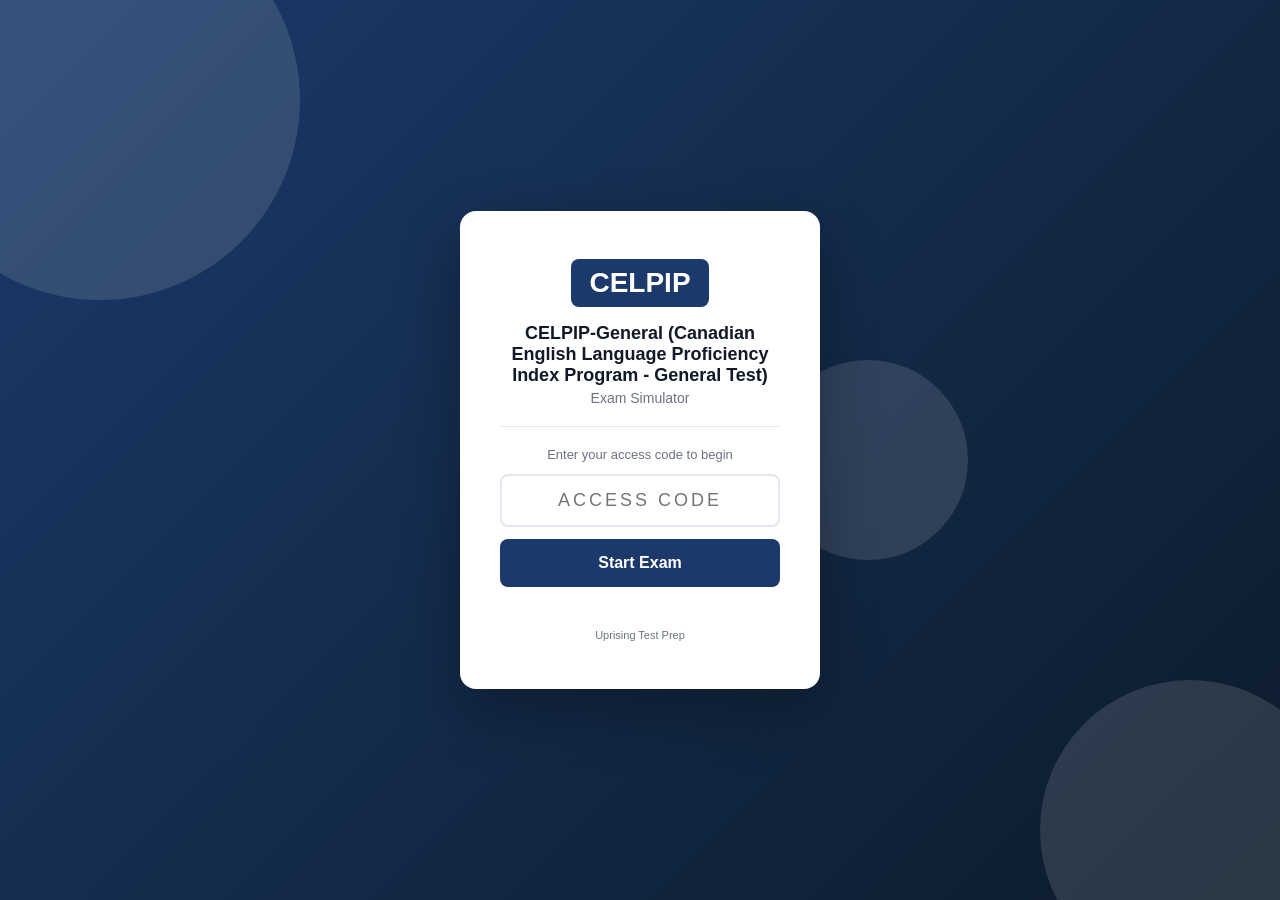
<file: index.html>
<!DOCTYPE html>
<html lang="en">
<head>
  <meta charset="UTF-8" />
  <meta name="viewport" content="width=device-width, initial-scale=1.0, viewport-fit=cover" />
  <meta name="apple-mobile-web-app-capable" content="yes" />
  <meta name="apple-mobile-web-app-status-bar-style" content="black-translucent" />
  <title>CELPIP-General Exam Simulator</title>
  <link rel="stylesheet" href="style.css" />
</head>
<body>

<div id="access-gate">
  <div class="gate-bg-shapes">
    <div class="shape shape-1"></div>
    <div class="shape shape-2"></div>
    <div class="shape shape-3"></div>
  </div>
  <div class="gate-card">
    <div class="gate-logo">
      <div class="logo-badge">CELPIP</div>
    </div>
    <h1 class="gate-title">CELPIP-General (Canadian English Language Proficiency Index Program - General Test)</h1>
    <p class="gate-subtitle">Exam Simulator</p>
    <div class="gate-divider"></div>
    <p class="gate-instruction">Enter your access code to begin</p>
    <input type="text" id="access-code-input" class="gate-input"
           placeholder="Access Code" autocomplete="off"
           maxlength="20" spellcheck="false" />
    <button id="access-btn" class="gate-btn">Start Exam</button>
    <p id="access-error" class="gate-error"></p>
    <p class="gate-hint">Uprising Test Prep</p>
  </div>
</div>

<div id="mode-select" style="display:none">
  <div class="mode-wrap">
    <div class="mode-header">
      <div class="logo-badge">CELPIP</div>
      <h1 class="mode-title">Choose a Practice Mode</h1>
    </div>
    <div class="mode-cards">
      <button class="mode-card" id="mode-listening">
        <div class="mode-card-title">Listening Test</div>
        <div class="mode-card-desc">Three real 38-question, six-part Listening sittings, drawn from all 114 Listening questions in this book. Each item plays out loud, once, exactly like the real computer-delivered test.</div>
      </button>
      <button class="mode-card" id="mode-reading">
        <div class="mode-card-title">Reading Test</div>
        <div class="mode-card-desc">Three real 38-question, four-part Reading sittings, drawn from all 114 Reading questions in this book, with letters, notices and diagrams, self-paced under a real countdown clock.</div>
      </button>
      <button class="mode-card" id="mode-writing">
        <div class="mode-card-title">Writing Practice</div>
        <div class="mode-card-desc">Write a real email or a real survey response under the real time limit, then compare your own answer against a model response.</div>
      </button>
      <button class="mode-card" id="mode-speaking">
        <div class="mode-card-title">Speaking Rehearsal</div>
        <div class="mode-card-desc">Practice all 8 real Speaking tasks with the exact prep-time and response-time countdown clocks, then compare your answer to a strong model response.</div>
      </button>
    </div>
    <p class="mode-disclaimer">Writing Practice and Speaking Rehearsal let you compare your own work against a model answer. They cannot score your writing or speech, only the real CELPIP-General test does that.</p>
  </div>
</div>

<div id="test-picker" style="display:none">
  <div class="mode-wrap">
    <div class="mode-header mode-header-has-back">
      <button class="back-link" id="test-picker-back">&#8592; Back</button>
      <h1 class="mode-title" id="test-picker-title">Choose a Practice Test</h1>
    </div>
    <p class="mode-picker-desc" id="test-picker-desc"></p>
    <div class="mode-cards" id="test-picker-cards"></div>
  </div>
</div>

<div id="speaking-menu" style="display:none">
  <div class="mode-wrap">
    <div class="mode-header mode-header-has-back">
      <button class="back-link" id="speaking-menu-back">&#8592; Back</button>
      <h1 class="mode-title">Speaking Task Rehearsal</h1>
    </div>
    <div id="speaking-task-list" class="station-list"></div>
  </div>
</div>

<div id="speaking-play" style="display:none">
  <header class="top-bar">
    <div class="bar-left">
      <button class="back-link back-link-bar" id="speaking-back">&#8592; Back</button>
      <span class="bar-title" id="speaking-title-bar"></span>
    </div>
    <div class="bar-right">
      <span class="bar-timer" id="speaking-timer-display">--:--</span>
    </div>
  </header>
  <main class="station-main">
    <p class="station-section-label" id="speaking-phase-label">Preparation</p>
    <p class="station-instructions" id="speaking-instructions"></p>
    <div id="speaking-image-wrap" style="display:none; margin-bottom:14px;"></div>
    <p class="q-text" id="speaking-prompt-text"></p>
    <div class="station-controls">
      <button class="nav-btn nav-btn-next station-submit-btn" id="speaking-start-btn">Start Prep Timer</button>
      <button class="nav-btn" id="speaking-skip-btn">Skip to Speaking</button>
    </div>
    <div id="speaking-model-wrap" style="display:none">
      <div class="explanation-box" style="margin-top:20px">
        <div class="explanation-label">Model Answer</div>
        <p id="speaking-model-answer" class="explanation-text"></p>
      </div>
      <div class="explanation-box" style="margin-top:12px; border-left-color:#0A7E8C; background:#E6F7F8">
        <div class="explanation-label" style="color:#0A7E8C">Tips</div>
        <p id="speaking-tips" class="explanation-text"></p>
      </div>
      <button class="nav-btn nav-btn-next station-submit-btn" id="speaking-next-btn" style="margin-top:14px">Next Prompt &#8594;</button>
    </div>
  </main>
</div>

<div id="writing-menu" style="display:none">
  <div class="mode-wrap">
    <div class="mode-header mode-header-has-back">
      <button class="back-link" id="writing-menu-back">&#8592; Back</button>
      <h1 class="mode-title">Writing Practice</h1>
    </div>
    <div id="writing-task-list" class="station-list"></div>
  </div>
</div>

<div id="writing-play" style="display:none">
  <header class="top-bar">
    <div class="bar-left">
      <button class="back-link back-link-bar" id="writing-back">&#8592; Back</button>
      <span class="bar-title" id="writing-title-bar"></span>
    </div>
    <div class="bar-right">
      <span class="bar-timer" id="writing-timer-display">--:--</span>
    </div>
  </header>
  <main class="station-main writing-main">
    <p class="station-instructions" id="writing-instructions"></p>
    <div class="writing-prompt-box" id="writing-prompt-box"></div>
    <textarea id="writing-textarea" class="writing-textarea"
              placeholder="Start typing your response here once you tap Start Timer."></textarea>
    <div class="writing-counter-row">
      <span id="writing-word-count" class="writing-word-count">0 words</span>
      <span id="writing-word-target" class="writing-word-target"></span>
    </div>
    <div class="station-controls">
      <button class="nav-btn nav-btn-next station-submit-btn" id="writing-start-btn">Start Timer</button>
      <button class="nav-btn" id="writing-finish-btn" style="display:none">Finish</button>
    </div>
    <div id="writing-compare-wrap" style="display:none">
      <div class="explanation-box" style="margin-top:20px">
        <div class="explanation-label">Your Response</div>
        <p id="writing-your-response" class="explanation-text writing-preserve"></p>
      </div>
      <div class="explanation-box" style="margin-top:12px; border-left-color:#0A7E8C; background:#E6F7F8">
        <div class="explanation-label" style="color:#0A7E8C">Model Answer</div>
        <p id="writing-model-answer" class="explanation-text writing-preserve"></p>
      </div>
      <div class="explanation-box" style="margin-top:12px; border-left-color:#C05A10; background:#FEF3EC">
        <div class="explanation-label" style="color:#C05A10">Tips</div>
        <p id="writing-tips" class="explanation-text"></p>
      </div>
      <button class="nav-btn nav-btn-next station-submit-btn" id="writing-next-btn" style="margin-top:14px">Choose Another Task</button>
    </div>
  </main>
</div>

<div id="app" style="display:none">
  <header class="top-bar">
    <div class="bar-left">
      <button class="back-link back-link-bar" id="mcq-back">&#8592; Back</button>
      <span class="bar-logo">CELPIP</span>
      <span class="bar-title" id="mcq-mode-title">Exam Simulator</span>
    </div>
    <div class="bar-right">
      <span class="bar-timer" id="timer-display">--:--</span>
      <button class="bar-btn" id="flag-btn">Flag</button>
      <button class="bar-btn bar-btn-primary" id="submit-btn">
        <span class="btn-full">Submit Exam</span>
        <span class="btn-short">Submit</span>
      </button>
    </div>
  </header>

  <div class="progress-strip">
    <div class="progress-bar" id="progress-bar"></div>
  </div>

  <main class="exam-main">
    <div class="question-panel">
      <div class="q-meta">
        <span id="q-counter"></span>
        <span id="q-domain" class="q-domain-tag"></span>
        <span id="q-flag-indicator" class="flag-chip" style="display:none">Flagged</span>
      </div>
      <!-- Shared text for a linked cluster: a Reading passage (a letter or a
           pair of emails) or a Reading exhibit (a schedule, notice or table).
           It sits ABOVE the stem, which is the one thing that legitimately
           precedes it, and repeats on every question in the cluster so
           nobody has to page backwards to reread it. Listening never sets
           this, since Listening has no clusters. -->
      <div id="q-cluster-wrap" class="cluster-wrap" style="display:none"></div>
      <!-- Listening audio: the real test plays the conversation ONCE, no
           pausing, no replaying. The transcript text stays hidden during the
           live question so nobody can just read the answer instead of
           listening; it only appears afterward, in Review mode, for study. -->
      <div id="q-audio-wrap" class="audio-wrap" style="display:none">
        <button id="play-audio-btn" class="audio-play-btn">&#9658; Play Audio</button>
        <span id="audio-status" class="audio-status">Not played yet</span>
      </div>
      <div id="q-transcript-wrap" class="transcript-wrap" style="display:none"></div>
      <!-- A Reading Part 2 exhibit question also names a specific person's
           situation for this exact question (the shared exhibit table stays
           the same across the cluster, but who needs what changes on every
           question). It sits above the stem too, right after the shared
           table, never referenced by direction. -->
      <div id="q-scenario-wrap" class="scenario-wrap" style="display:none"></div>
      <p id="question-text" class="q-text"></p>
      <!-- The picture sits BELOW the question text so the simulator matches
           the printed book exactly: stem, then picture, then options. They
           used to disagree (book put the picture under the stem, simulator put
           it above), so no single wording could be true in both places, and
           184 of MLPAO's 185 image questions said "shown above" while the
           book printed the picture below the sentence. Write stems with
           neutral wording ("the strip shown", "the diagram shows") and this
           whole class of bug cannot come back. -->
      <div id="q-image-wrap" style="display:none; margin-bottom:14px;"></div>
      <div id="options-list" class="options-list"></div>
      <div id="explanation-box" class="explanation-box" style="display:none">
        <div class="explanation-label">Explanation</div>
        <p id="explanation-text" class="explanation-text"></p>
      </div>
    </div>
    <div class="nav-bar">
      <button class="nav-btn" id="prev-btn">&#8592; Prev</button>
      <button class="nav-btn nav-btn-map" id="map-btn">Question Map</button>
      <button class="nav-btn nav-btn-next" id="next-btn">Next &#8594;</button>
    </div>
  </main>
</div>

<!-- Question Map Modal -->
<div id="map-modal" style="display:none">
  <div class="map-backdrop" id="map-backdrop"></div>
  <div class="map-panel">
    <div class="map-header">
      <span class="map-title">Question Map</span>
      <button id="map-close" class="map-close-btn">&#x2715; Close</button>
    </div>
    <div class="map-legend">
      <span class="leg-item"><span class="leg-swatch leg-answered"></span>Answered</span>
      <span class="leg-item"><span class="leg-swatch leg-flagged"></span>Flagged</span>
      <span class="leg-item"><span class="leg-swatch leg-unanswered"></span>Unanswered</span>
    </div>
    <div id="q-grid" class="q-grid"></div>
  </div>
</div>

<div id="results-screen" style="display:none">
  <div class="results-card">
    <div class="res-header">
      <div class="res-badge">CELPIP</div>
      <h2 id="res-status" class="res-status"></h2>
      <p id="res-score" class="res-score"></p>
    </div>
    <div id="res-domains" class="res-domains"></div>
    <button id="res-review-btn" class="res-btn">Review Answers</button>
    <button id="res-restart-btn" class="res-btn res-btn-secondary">Restart</button>
  </div>
</div>

<script src="questions.js"></script>
<script src="speaking_tasks.js"></script>
<script src="writing_tasks.js"></script>
<script src="app.js"></script>
<script src="writing.js"></script>
<script src="speaking.js"></script>
</body>
</html>
</file>
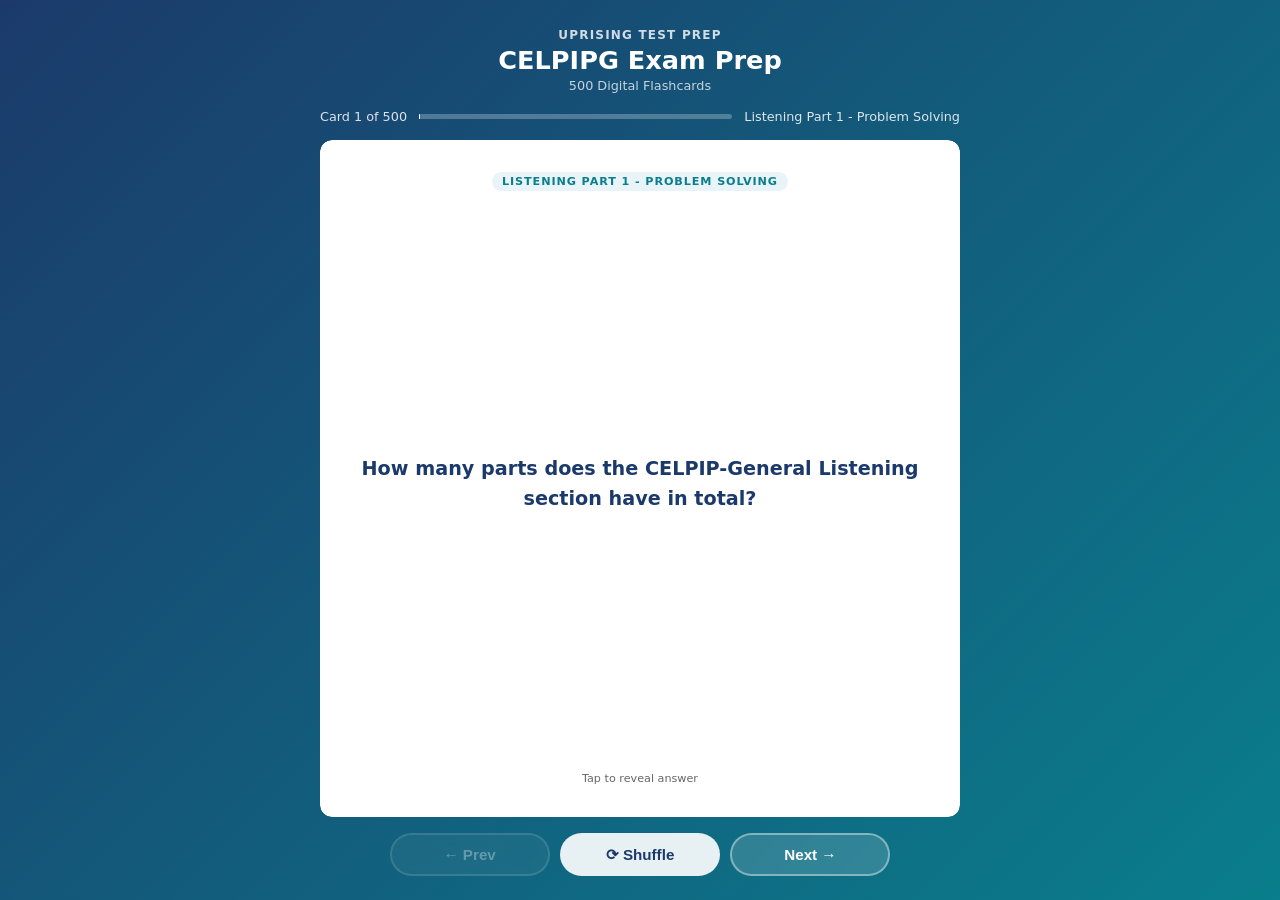
<file: flashcards/index.html>
<!DOCTYPE html>
<html lang="en">
<head>
  <meta charset="UTF-8">
  <meta name="viewport" content="width=device-width, initial-scale=1.0">
  <title>CELPIPG Exam Prep: Flashcards</title>
  <style>
    :root {
      --blue:   #1B3A6B;
      --teal:   #0A7E8C;
      --ltblue: #E8F4F8;
      --white:  #FFFFFF;
      --text:   #1A1A1A;
      --muted:  #666;
      --radius: 12px;
    }
    * { box-sizing: border-box; margin: 0; padding: 0; }
    html, body { height: 100%; }
    body {
      font-family: 'Segoe UI', system-ui, sans-serif;
      background: linear-gradient(135deg, var(--blue) 0%, var(--teal) 100%);
      /* Pinned, not min-height: the page must never grow, or the controls
         get pushed below the fold on iOS where 100dvh and height:100%
         disagree. The height:100% rule above is the pre-dvh fallback. */
      height: 100dvh;
      max-height: 100dvh;
      overflow: hidden;
      display: flex;
      flex-direction: column;
      align-items: center;
      padding: 1.25rem 1rem 1rem;
      gap: 0.75rem;
      overflow-x: hidden;
    }
    header { text-align: center; color: #fff; flex-shrink: 0; }
    header .brand { font-size: 0.75rem; font-weight: 700; letter-spacing: 0.1em; opacity: 0.8; text-transform: uppercase; }
    header h1 { font-size: 1.3rem; font-weight: 800; margin-top: 0.2rem; }
    header .subtitle { font-size: 0.8rem; opacity: 0.75; margin-top: 0.15rem; }
    #progress-info {
      display: flex; align-items: center; gap: 0.75rem;
      color: rgba(255,255,255,0.85); font-size: 0.8rem;
      flex-shrink: 0; width: 100%; max-width: 640px;
    }
    #progress-bar-track {
      flex: 1; background: rgba(255,255,255,0.25);
      border-radius: 4px; height: 5px;
    }
    #progress-bar-fill { height: 100%; background: #fff; border-radius: 4px; transition: width 0.3s; }
    .card-scene {
      width: 100%; max-width: 640px;
      perspective: 1200px;
      cursor: pointer;
      flex: 1; min-height: 0;
      display: flex; flex-direction: column;
    
      /* WebKit does not clip overflow inside a preserve-3d context, so the
         answer pane's own clip is dropped and a long answer paints over the
         Prev/Next row. This element only sets the perspective and is NOT
         itself in the 3D context, so its clip is honoured in every engine. */
      overflow: hidden;
      border-radius: var(--radius);
    }
    .card-inner {
      position: relative; width: 100%;
      flex: 1; min-height: 0;
      transition: transform 0.55s cubic-bezier(.4,0,.2,1);
      transform-style: preserve-3d;
    }
    .card-scene.flipped .card-inner { transform: rotateY(180deg); }
    .card-face {
      position: absolute; inset: 0;
      backface-visibility: hidden; -webkit-backface-visibility: hidden;
      border-radius: var(--radius);
      display: flex; flex-direction: column;
      padding: 1.5rem 1.75rem;
      box-shadow: 0 12px 40px rgba(0,0,0,0.2);
      overflow: hidden;
    
      /* Painting through a mask forces WebKit to allocate a real clipping
         layer for a 3D-transformed element, which is what makes the
         overflow:hidden and the rounded corners above actually apply. */
      -webkit-mask-image: -webkit-radial-gradient(#fff, #000);
              mask-image: radial-gradient(#fff, #000);
    }
    .card-front { background: var(--white); align-items: center; justify-content: center; }
    .card-back  { background: var(--ltblue); transform: rotateY(180deg); }
    .card-badge {
      font-size: 0.7rem; font-weight: 700; text-transform: uppercase;
      letter-spacing: 0.08em;
      background: var(--ltblue); color: var(--teal);
      padding: 0.2rem 0.65rem; border-radius: 20px;
      margin-bottom: 0.85rem; flex-shrink: 0;
    }
    .card-back .card-badge { background: rgba(10,126,140,0.12); }
    .card-front .q-text {
      font-size: 1.1rem; font-weight: 600; color: var(--blue); line-height: 1.55;
      text-align: center; overflow-y: auto; flex: 1;
      display: flex; align-items: center; justify-content: center;
      scrollbar-width: thin; scrollbar-color: rgba(27,58,107,0.3) transparent;
    }
    .card-back .a-label { font-size: 0.7rem; font-weight: 700; color: var(--teal); text-transform: uppercase; letter-spacing: 0.08em; margin-bottom: 0.4rem; flex-shrink: 0; }
    .card-back .a-text  {
      font-size: 0.975rem; color: var(--text); line-height: 1.65;
      overflow-y: auto; flex: 1; min-height: 0; padding-right: 4px;
      scrollbar-width: thin; scrollbar-color: rgba(10,126,140,0.4) transparent;
    
      -webkit-overflow-scrolling: touch;
      overscroll-behavior: contain;
    }
    .card-back .a-text::-webkit-scrollbar { width: 4px; }
    .card-back .a-text::-webkit-scrollbar-track { background: transparent; }
    .card-back .a-text::-webkit-scrollbar-thumb { background: rgba(10,126,140,0.4); border-radius: 4px; }
    .tap-hint { flex-shrink: 0; margin-top: 0.6rem; font-size: 0.7rem; color: var(--muted); text-align: center; }
    .card-back .tap-hint { color: var(--teal); opacity: 0.7; }
    .controls {
      display: flex; gap: 0.65rem; flex-wrap: nowrap;
      justify-content: center; flex-shrink: 0;
      width: 100%; max-width: 640px;
      padding-bottom: env(safe-area-inset-bottom, 0px);
    }
    .btn {
      padding: 0.6rem 1.2rem; border-radius: 50px;
      border: 2px solid rgba(255,255,255,0.4);
      background: rgba(255,255,255,0.15); color: #fff;
      font-weight: 700; font-size: 0.875rem; cursor: pointer;
      transition: all 0.2s; backdrop-filter: blur(4px);
      white-space: nowrap; flex: 1; max-width: 160px;
    }
    .btn:hover { background: rgba(255,255,255,0.3); border-color: rgba(255,255,255,0.7); }
    .btn:active { transform: scale(0.96); }
    .btn:disabled { opacity: 0.35; cursor: not-allowed; }
    .btn.btn-primary { background: rgba(255,255,255,0.9); color: var(--blue); border-color: transparent; }
    .btn.btn-primary:hover { background: #fff; }
    #loading { color: rgba(255,255,255,0.8); font-size: 1rem; text-align: center; padding: 3rem; flex: 1; }
    @media (min-width: 768px) {
      body { padding: 1.75rem 1.5rem 1.5rem; gap: 1rem; }
      header h1 { font-size: 1.6rem; }
      .card-face { padding: 2rem 2.5rem; }
      .card-front .q-text { font-size: 1.2rem; }
      .card-back .a-text { font-size: 1.05rem; }
      .btn { font-size: 0.95rem; padding: 0.65rem 1.4rem; }
    }
    @media (max-width: 380px) {
      body { padding: 0.75rem; gap: 0.5rem; }
      header .brand { font-size: 0.65rem; }
      header h1 { font-size: 1.1rem; }
      header .subtitle { display: none; }
      .card-face { padding: 1rem 1.1rem; }
      .card-front .q-text { font-size: 0.975rem; }
      .card-back .a-text { font-size: 0.875rem; }
      .btn { font-size: 0.8rem; padding: 0.5rem 0.75rem; }
    }
  </style>
</head>
<body>
<header>
  <div class="brand">Uprising Test Prep</div>
  <h1>CELPIPG Exam Prep</h1>
  <div class="subtitle">500 Digital Flashcards</div>
</header>
<div id="progress-info">
  <span id="card-counter">Card 1 of 500</span>
  <div id="progress-bar-track"><div id="progress-bar-fill" style="width:0%"></div></div>
  <span id="domain-label"></span>
</div>
<div id="loading">Loading flashcards...</div>
<div class="card-scene" id="card-scene" style="display:none" onclick="flipCard()">
  <div class="card-inner" id="card-inner">
    <div class="card-face card-front">
      <div class="card-badge" id="front-badge"></div>
      <div class="q-text" id="q-text"></div>
      <div class="tap-hint">Tap to reveal answer</div>
    </div>
    <div class="card-face card-back">
      <div class="card-badge" id="back-badge">Answer</div>
      <div class="a-label">Answer</div>
      <div class="a-text" id="a-text"></div>
      <div class="tap-hint">Tap to flip back</div>
    </div>
  </div>
</div>
<div class="controls" id="controls" style="display:none">
  <button class="btn" id="prev-btn" onclick="event.stopPropagation();move(-1)" disabled>&#8592; Prev</button>
  <button class="btn btn-primary" onclick="event.stopPropagation();shuffleCards()">&#10227; Shuffle</button>
  <button class="btn" id="next-btn" onclick="event.stopPropagation();move(1)">Next &#8594;</button>
</div>
<script>
const DOMAIN_LABELS = {
  listening_part_1_problem_solving: "Listening Part 1 - Problem Solving",
  listening_part_2_daily_life_conversation: "Listening Part 2 - Daily Life Conversation",
  listening_part_3_information: "Listening Part 3 - Information",
  listening_part_4_news_item: "Listening Part 4 - News Item",
  listening_part_5_discussion: "Listening Part 5 - Discussion",
  listening_part_6_viewpoints: "Listening Part 6 - Viewpoints",
  reading_part_1_correspondence: "Reading Part 1 - Correspondence",
  reading_part_2_diagram_application: "Reading Part 2 - Diagram Application",
  reading_part_3_information: "Reading Part 3 - Information",
  reading_part_4_viewpoints: "Reading Part 4 - Viewpoints",
};
let cards   = [];
let current = 0;
async function init() {
  try {
    const res = await fetch('flashcards.json');
    if (!res.ok) throw new Error('Network error');
    cards = await res.json();
    document.getElementById('loading').style.display    = 'none';
    document.getElementById('card-scene').style.display = 'flex';
    document.getElementById('controls').style.display   = 'flex';
    show();
  } catch (e) {
    document.getElementById('loading').textContent = 'Error loading flashcards. Please try refreshing.';
  }
}
function domainLabel(key) {
  return DOMAIN_LABELS[key] || key.replace(/_/g, ' ').replace(/\b\w/g, c => c.toUpperCase());
}
function show() {
  const c = cards[current];
  document.getElementById('card-scene').classList.remove('flipped');
  document.getElementById('a-text').scrollTop = 0;
  const label = domainLabel(c.domain || c.chapter || '');
  document.getElementById('q-text').textContent       = c.front;
  document.getElementById('a-text').textContent       = c.back;
  document.getElementById('front-badge').textContent  = label;
  document.getElementById('back-badge').textContent   = label;
  document.getElementById('card-counter').textContent = `Card ${current+1} of ${cards.length}`;
  document.getElementById('domain-label').textContent = label;
  document.getElementById('progress-bar-fill').style.width = `${((current+1)/cards.length*100).toFixed(1)}%`;
  document.getElementById('prev-btn').disabled = current === 0;
  document.getElementById('next-btn').disabled = current === cards.length - 1;
}
function flipCard() { document.getElementById('card-scene').classList.toggle('flipped'); }
function move(dir) {
  const next = current + dir;
  if (next < 0 || next >= cards.length) return;
  current = next; show();
}
function shuffleCards() {
  for (let i = cards.length - 1; i > 0; i--) {
    const j = Math.floor(Math.random() * (i+1));
    [cards[i], cards[j]] = [cards[j], cards[i]];
  }
  current = 0; show();
}
document.addEventListener('keydown', e => {
  if (e.key === 'ArrowRight' || e.key === 'ArrowDown') move(1);
  else if (e.key === 'ArrowLeft' || e.key === 'ArrowUp') move(-1);
  else if (e.key === ' ' || e.key === 'Enter') { e.preventDefault(); flipCard(); }
});
init();
</script>
</body>
</html>
</file>
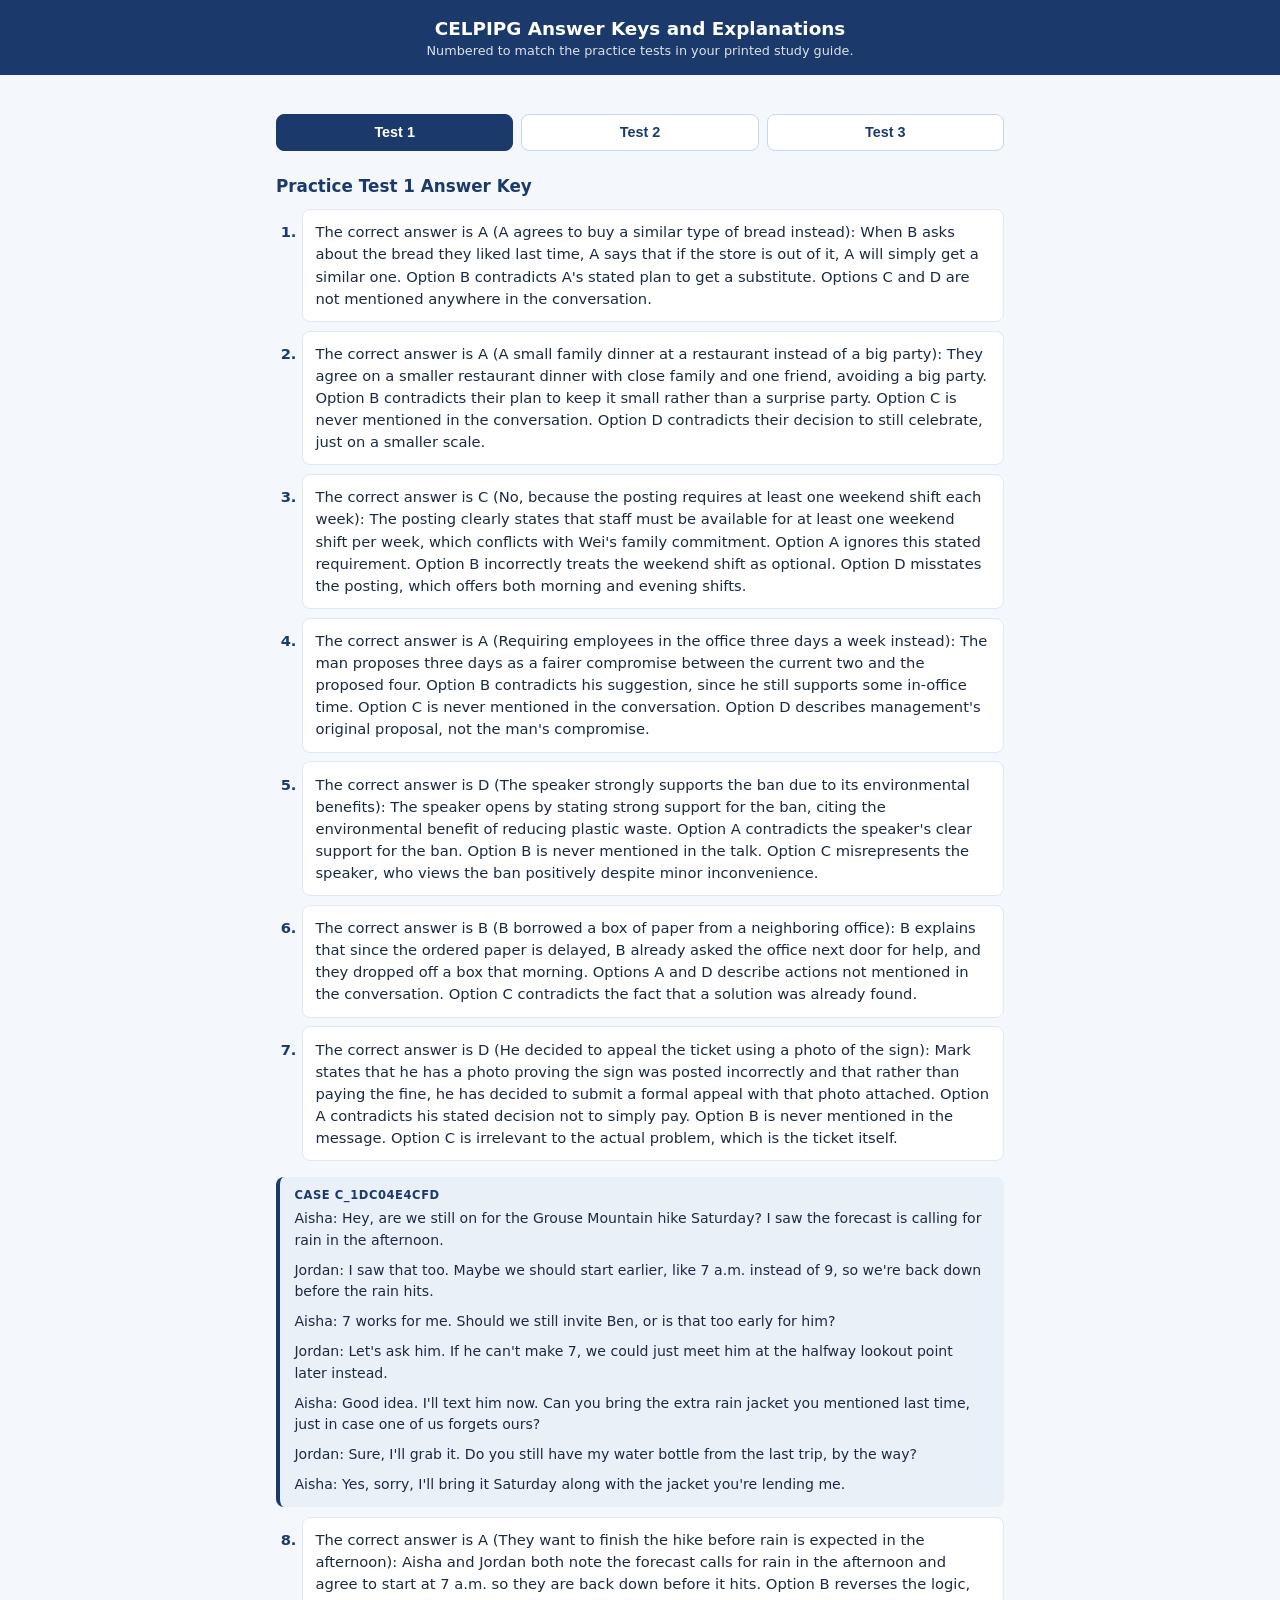
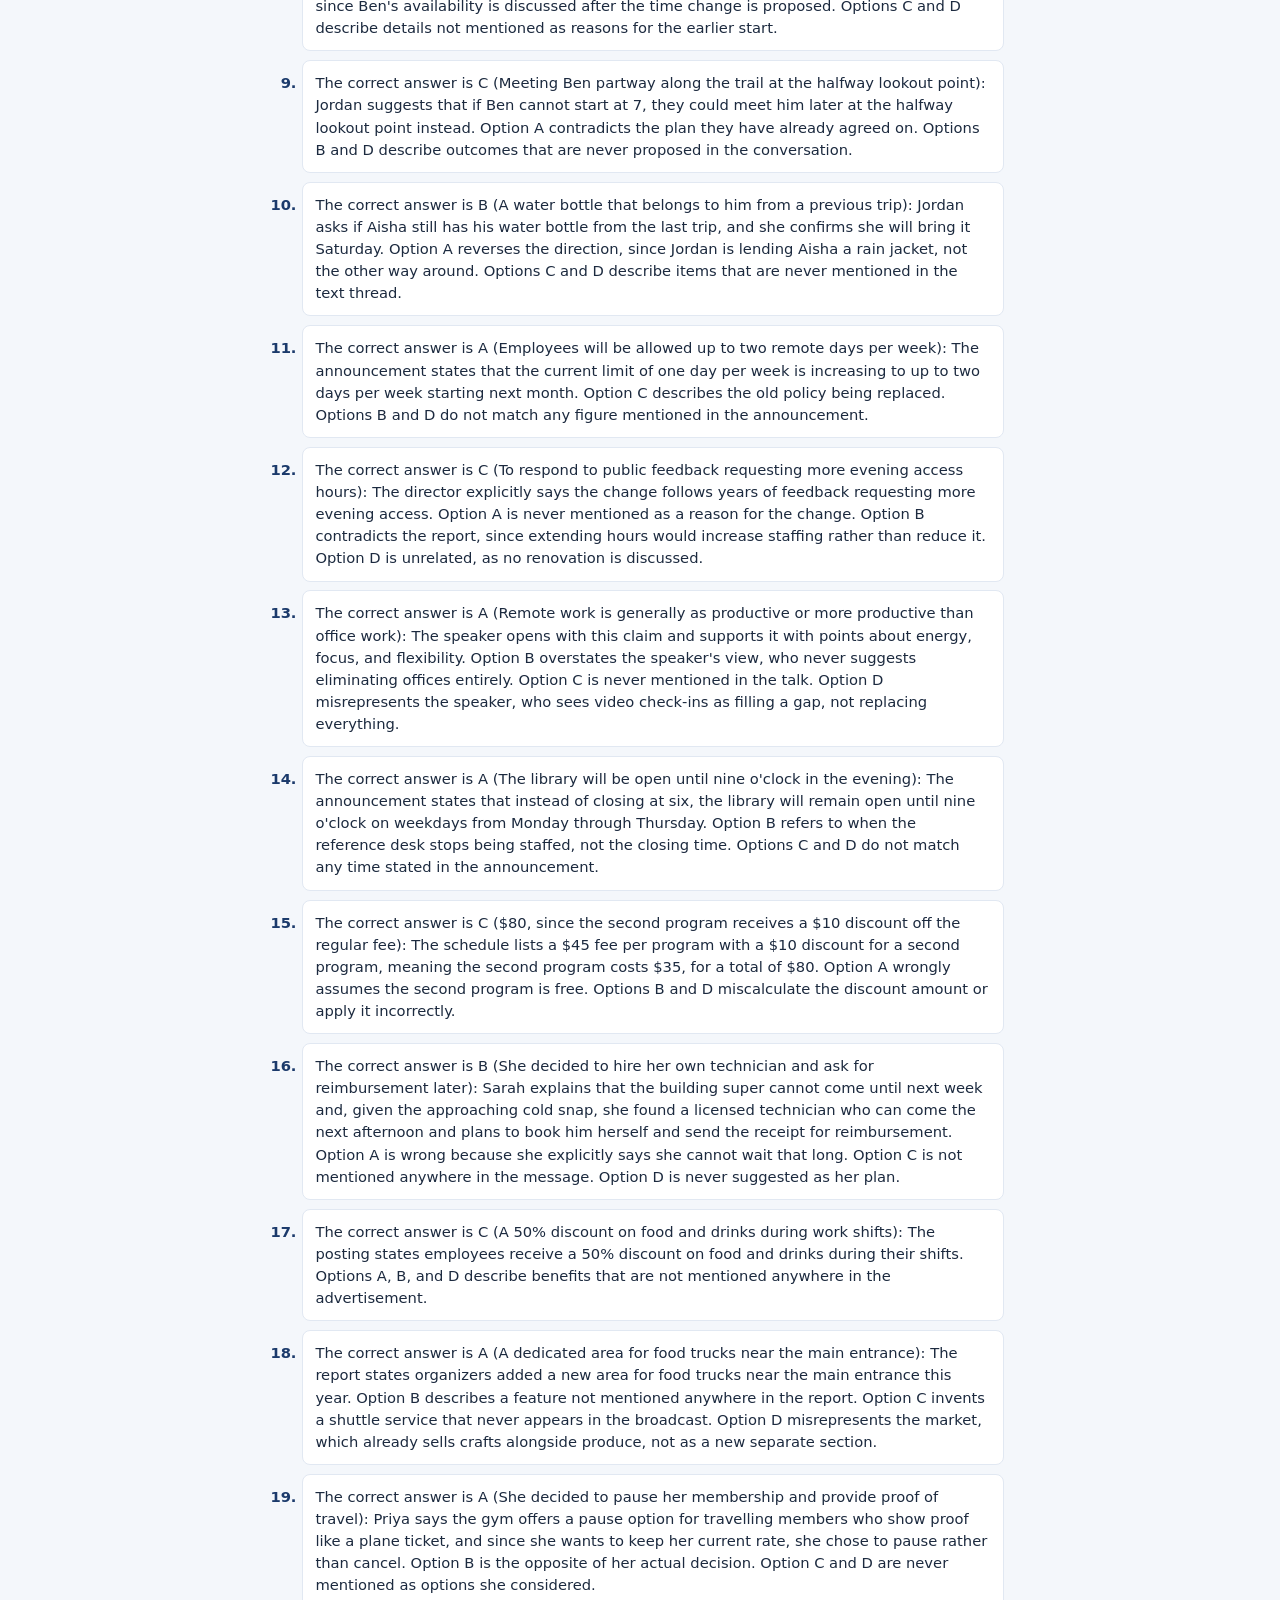
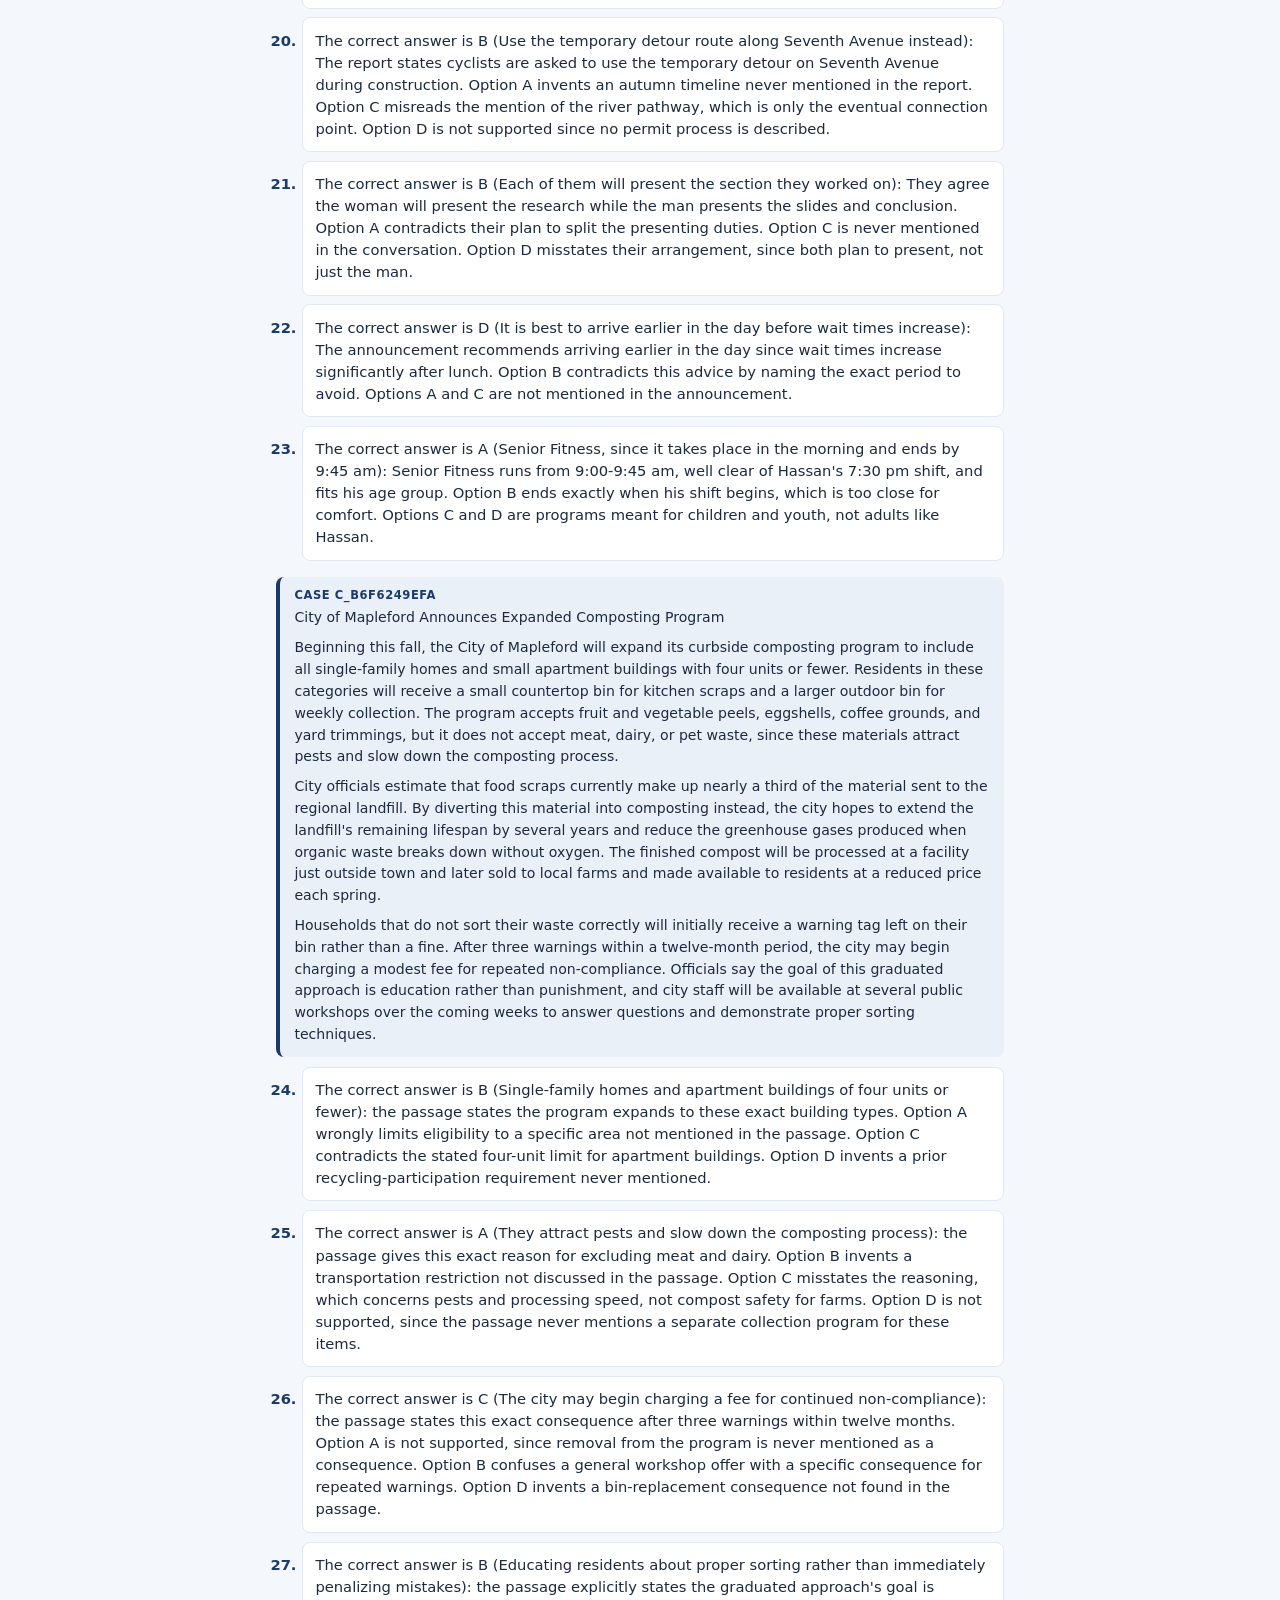
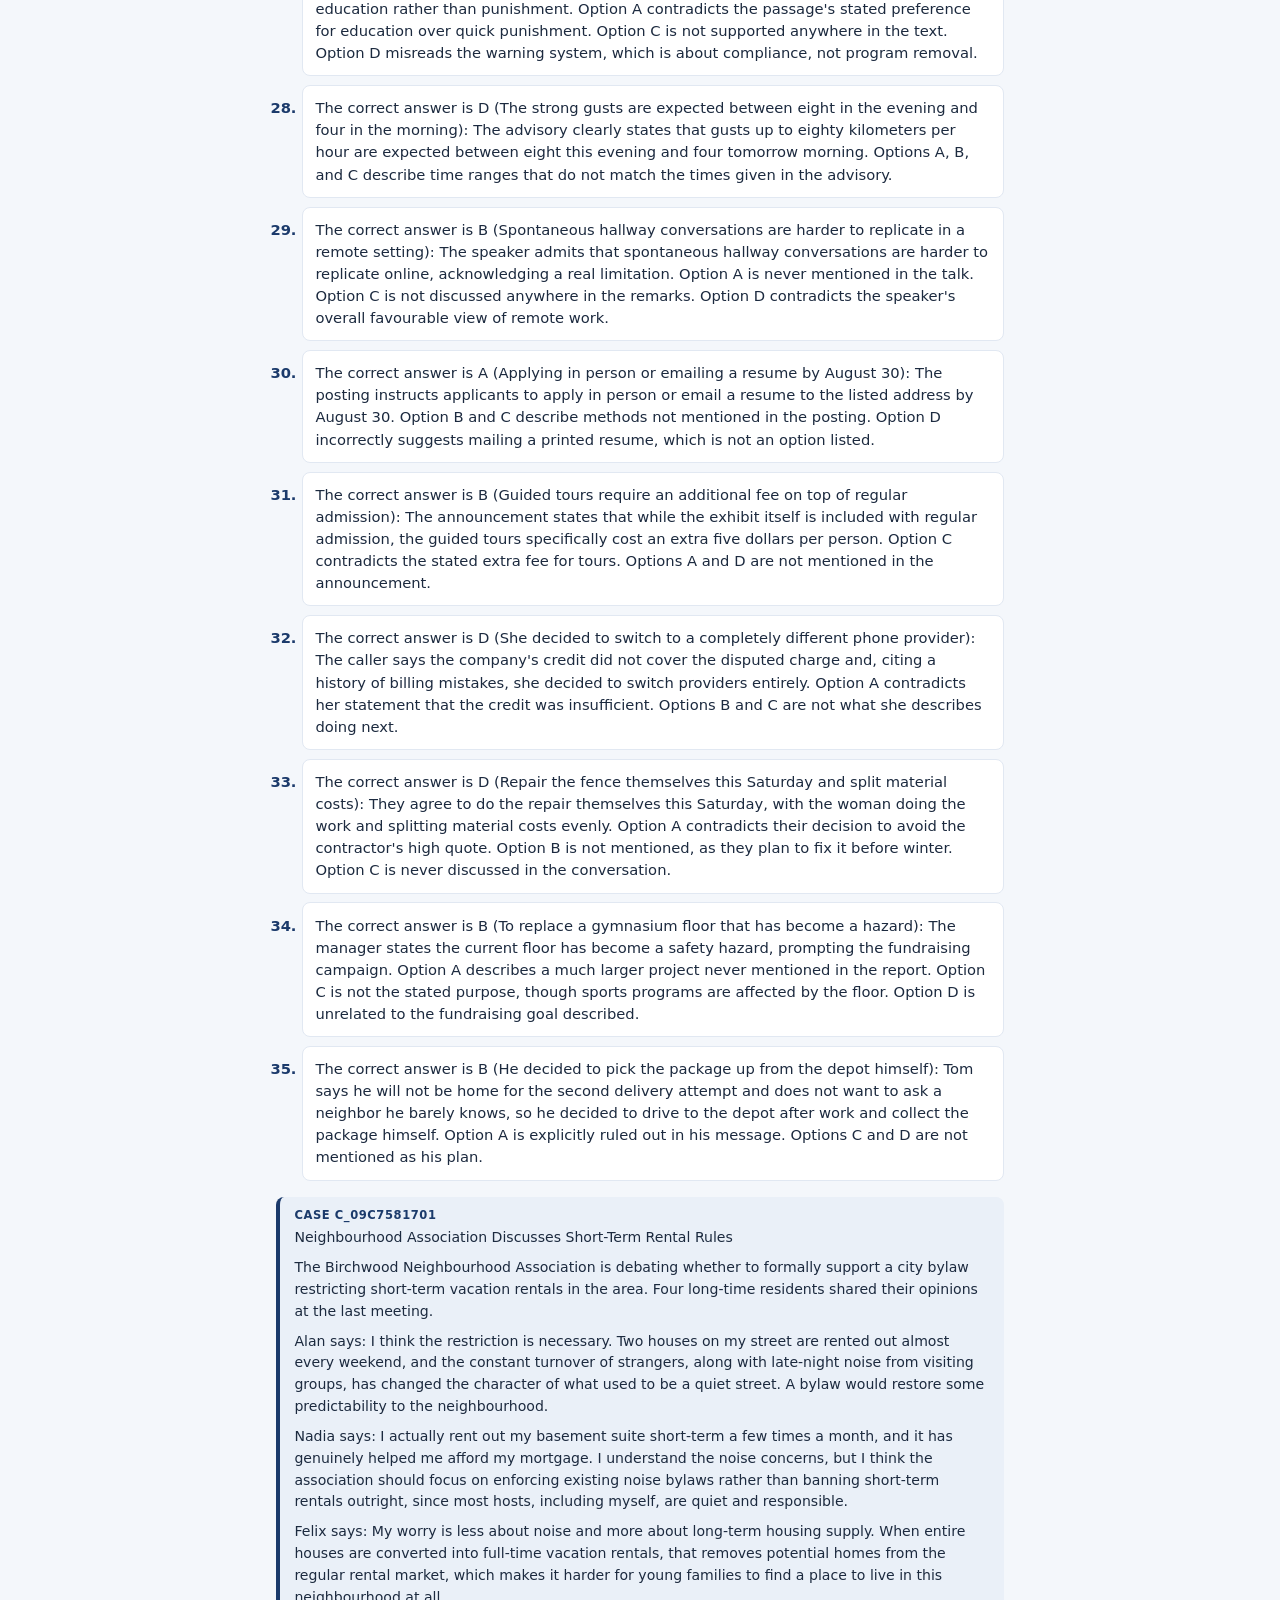
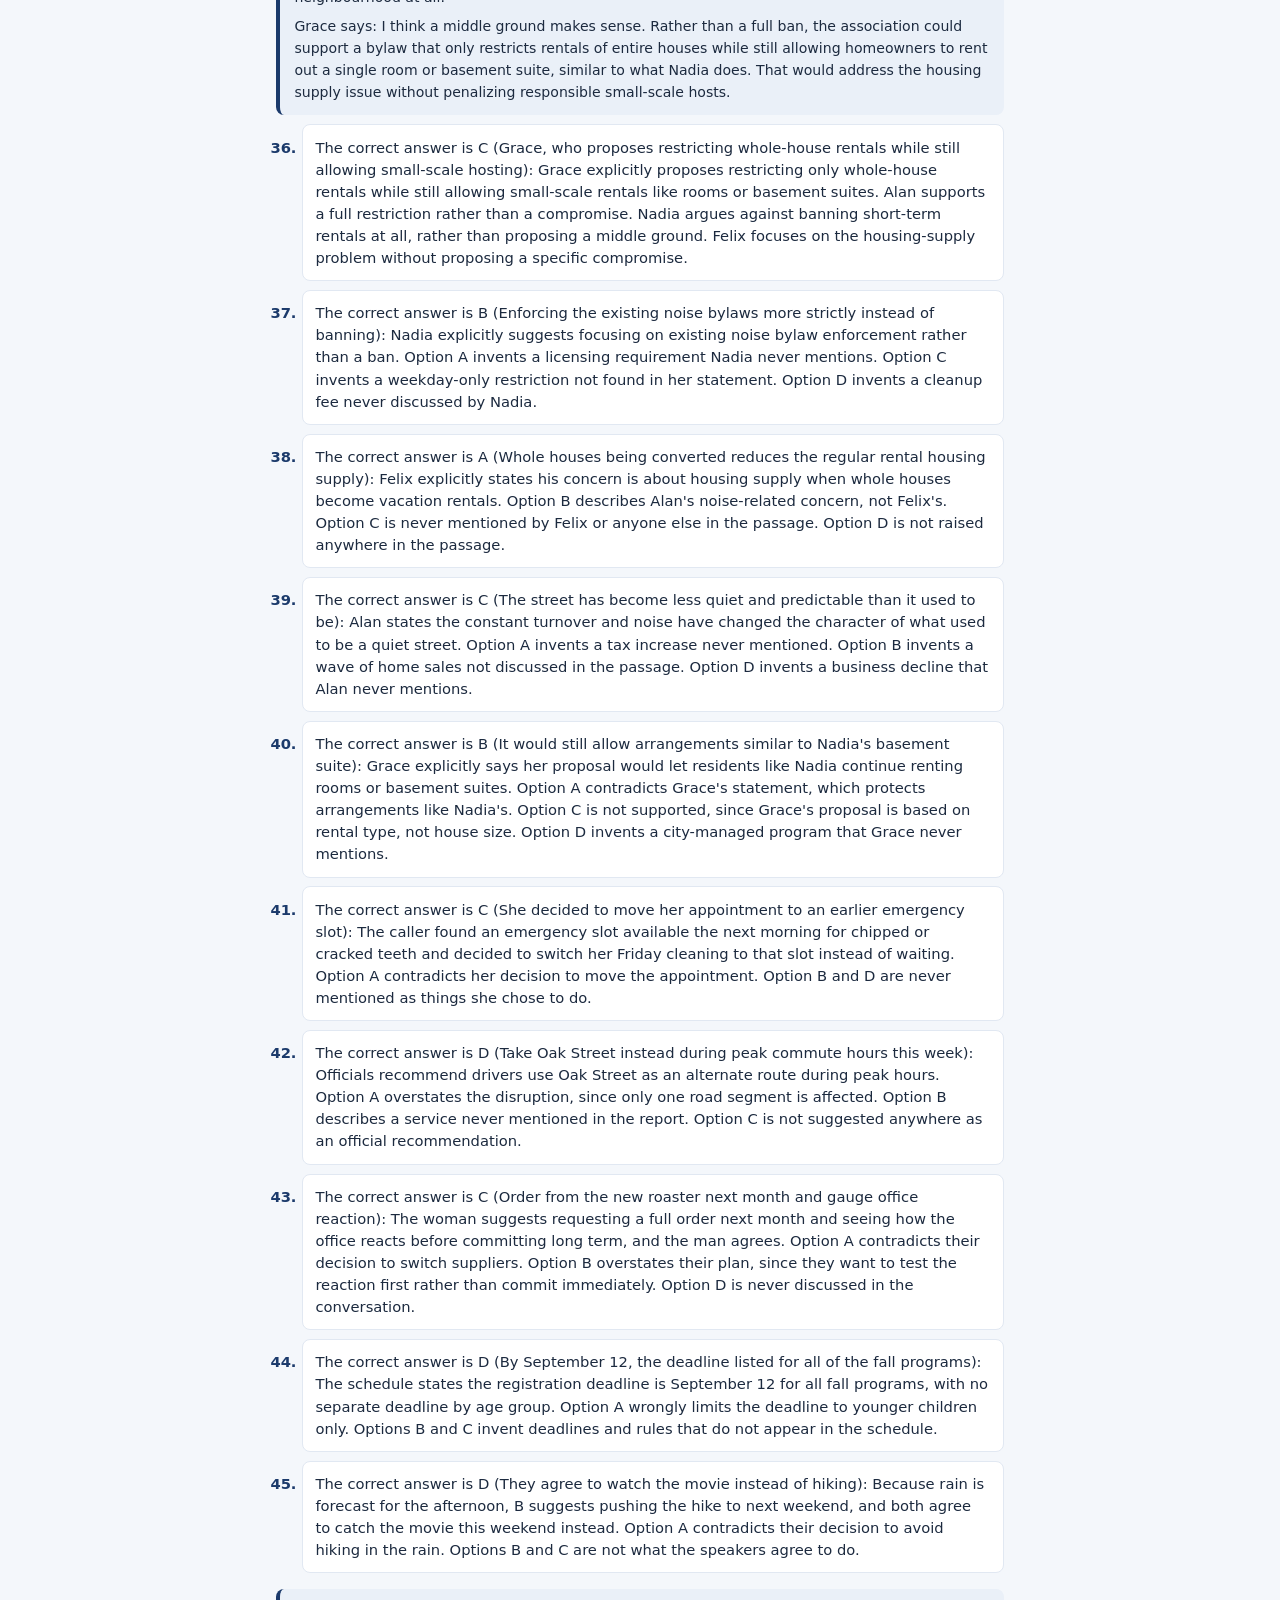
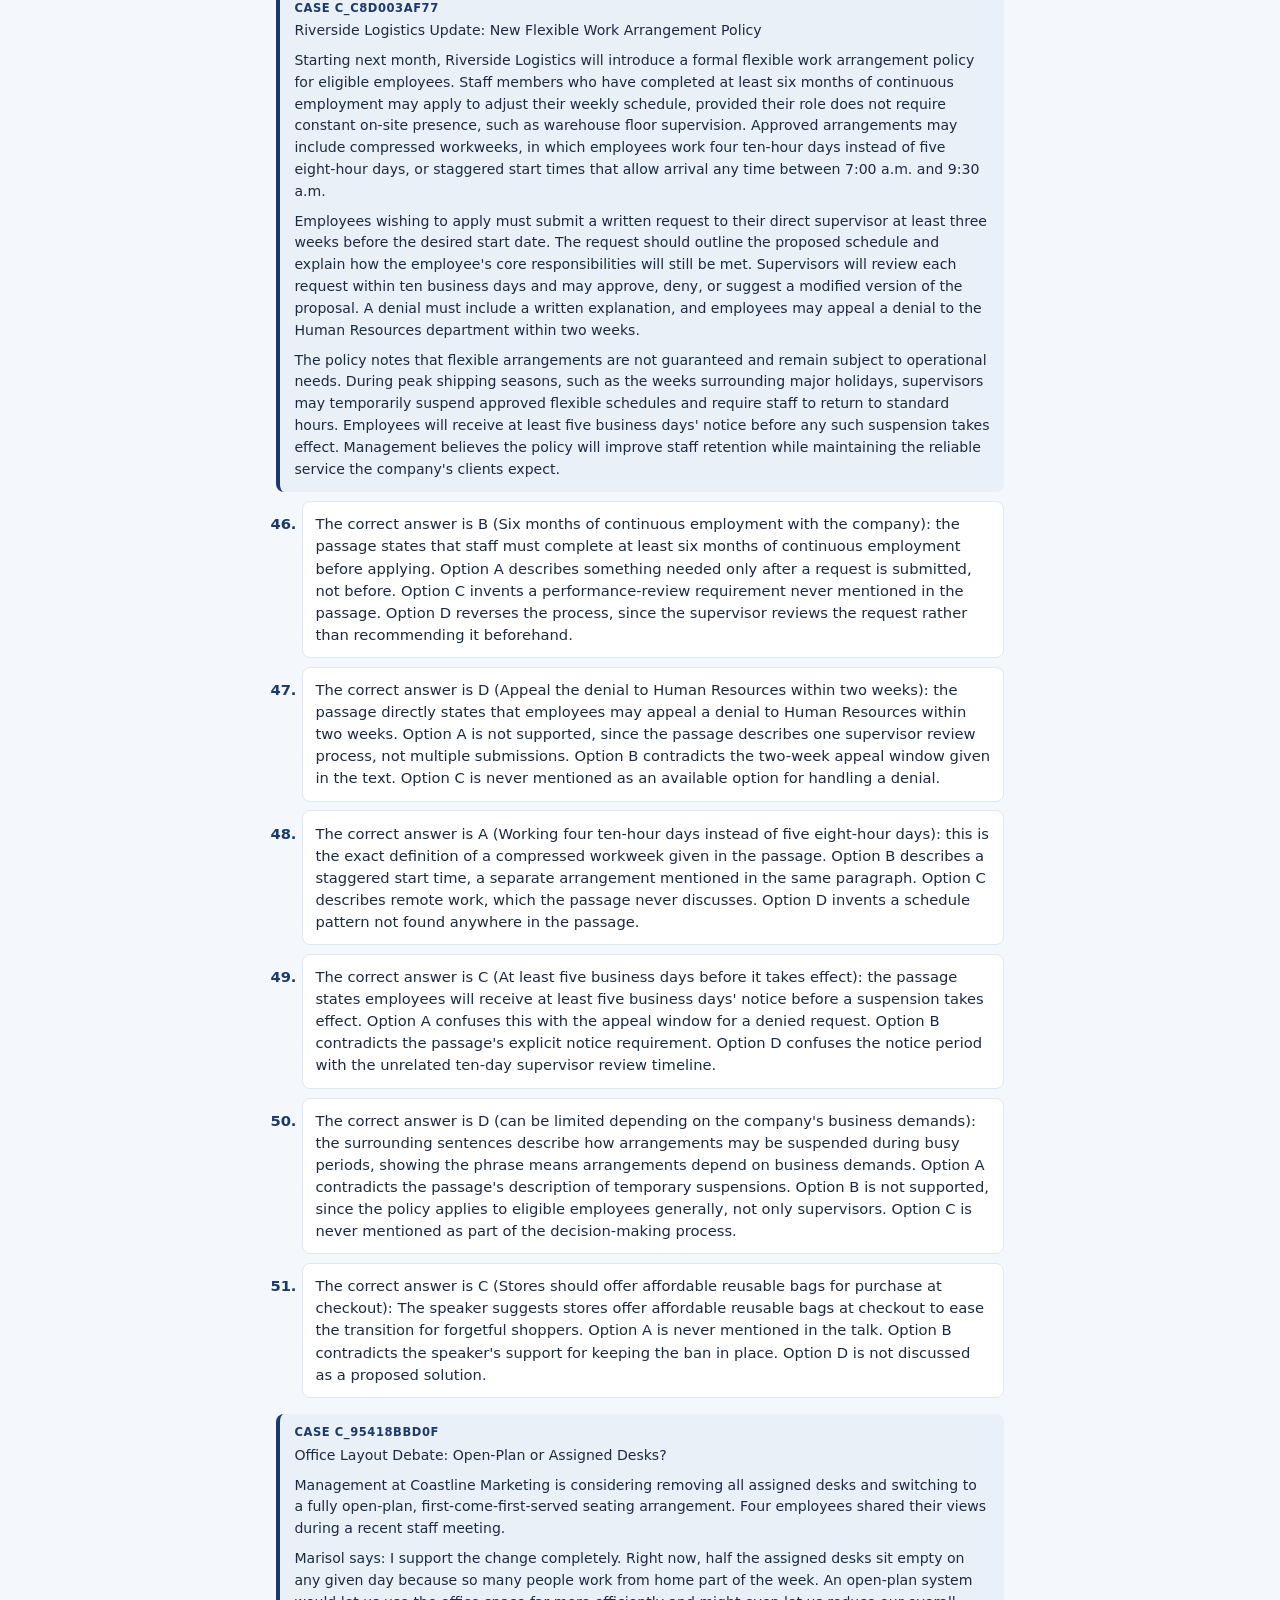
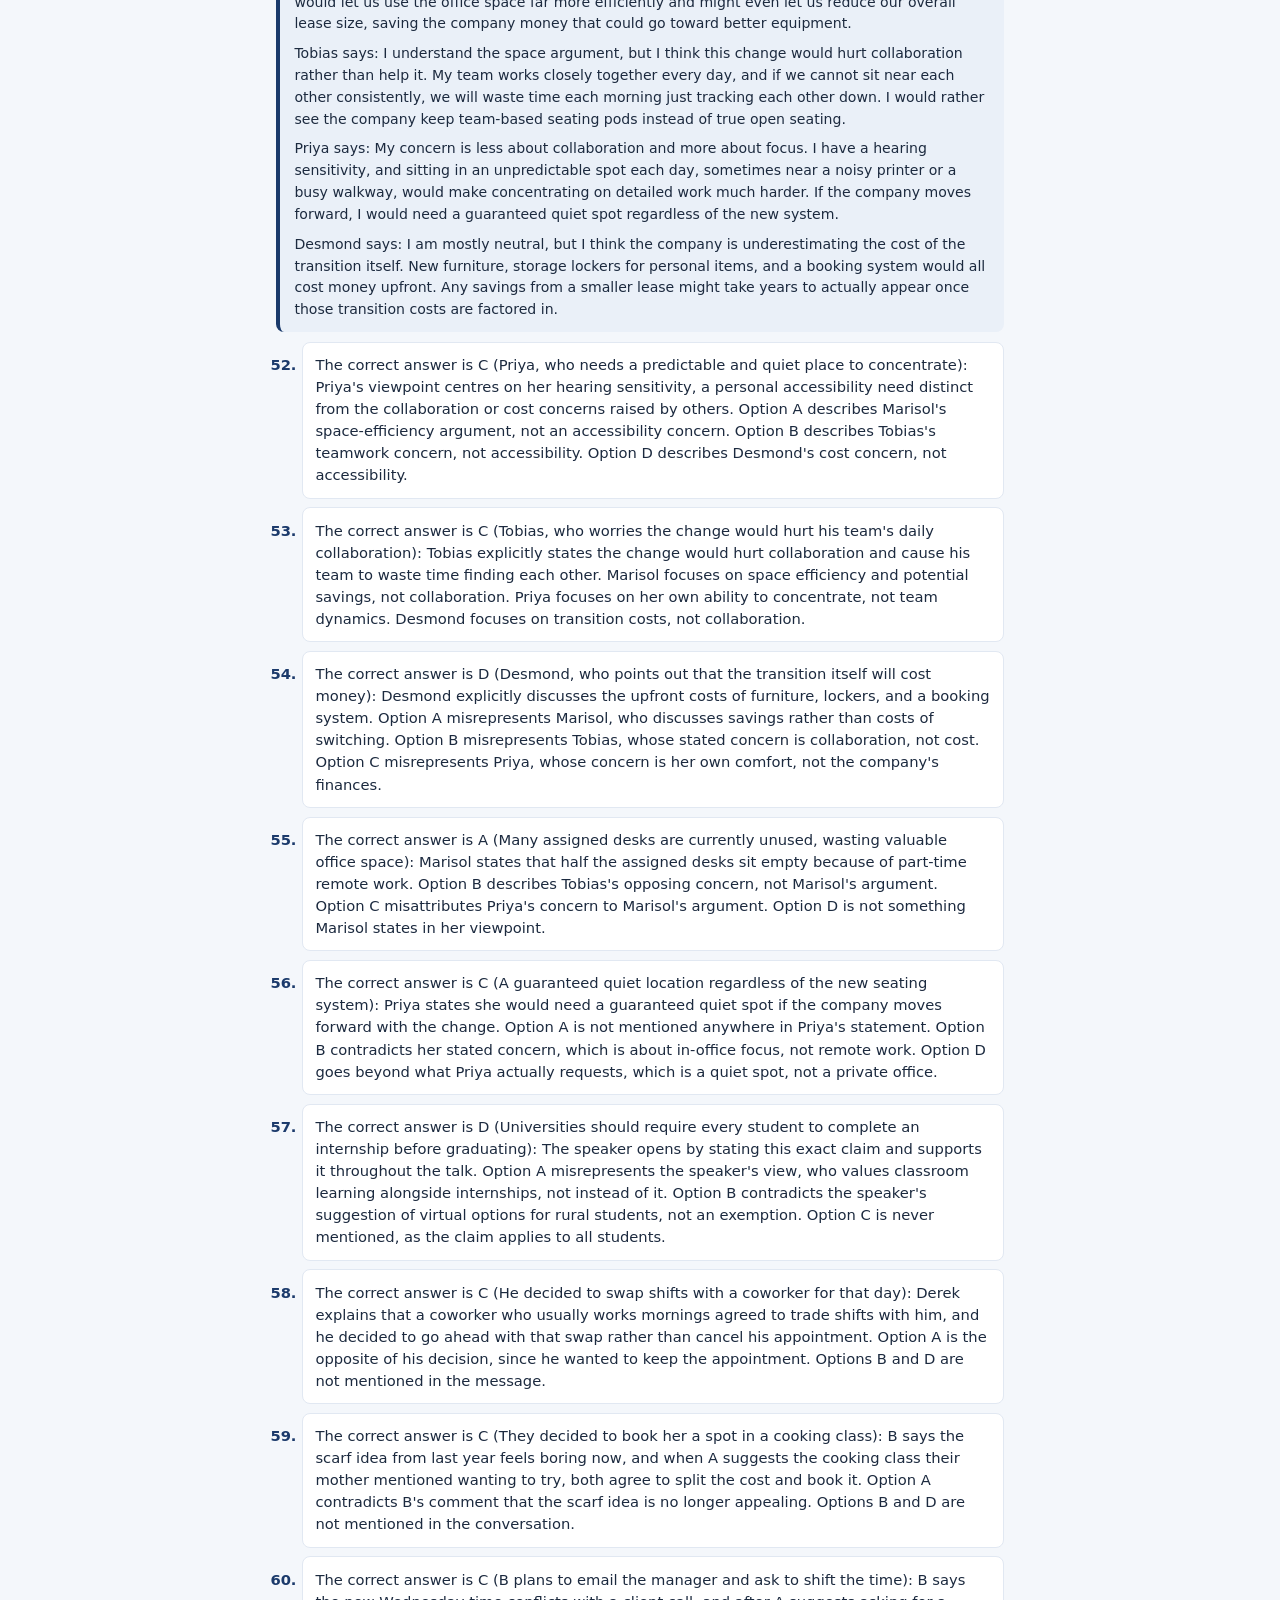
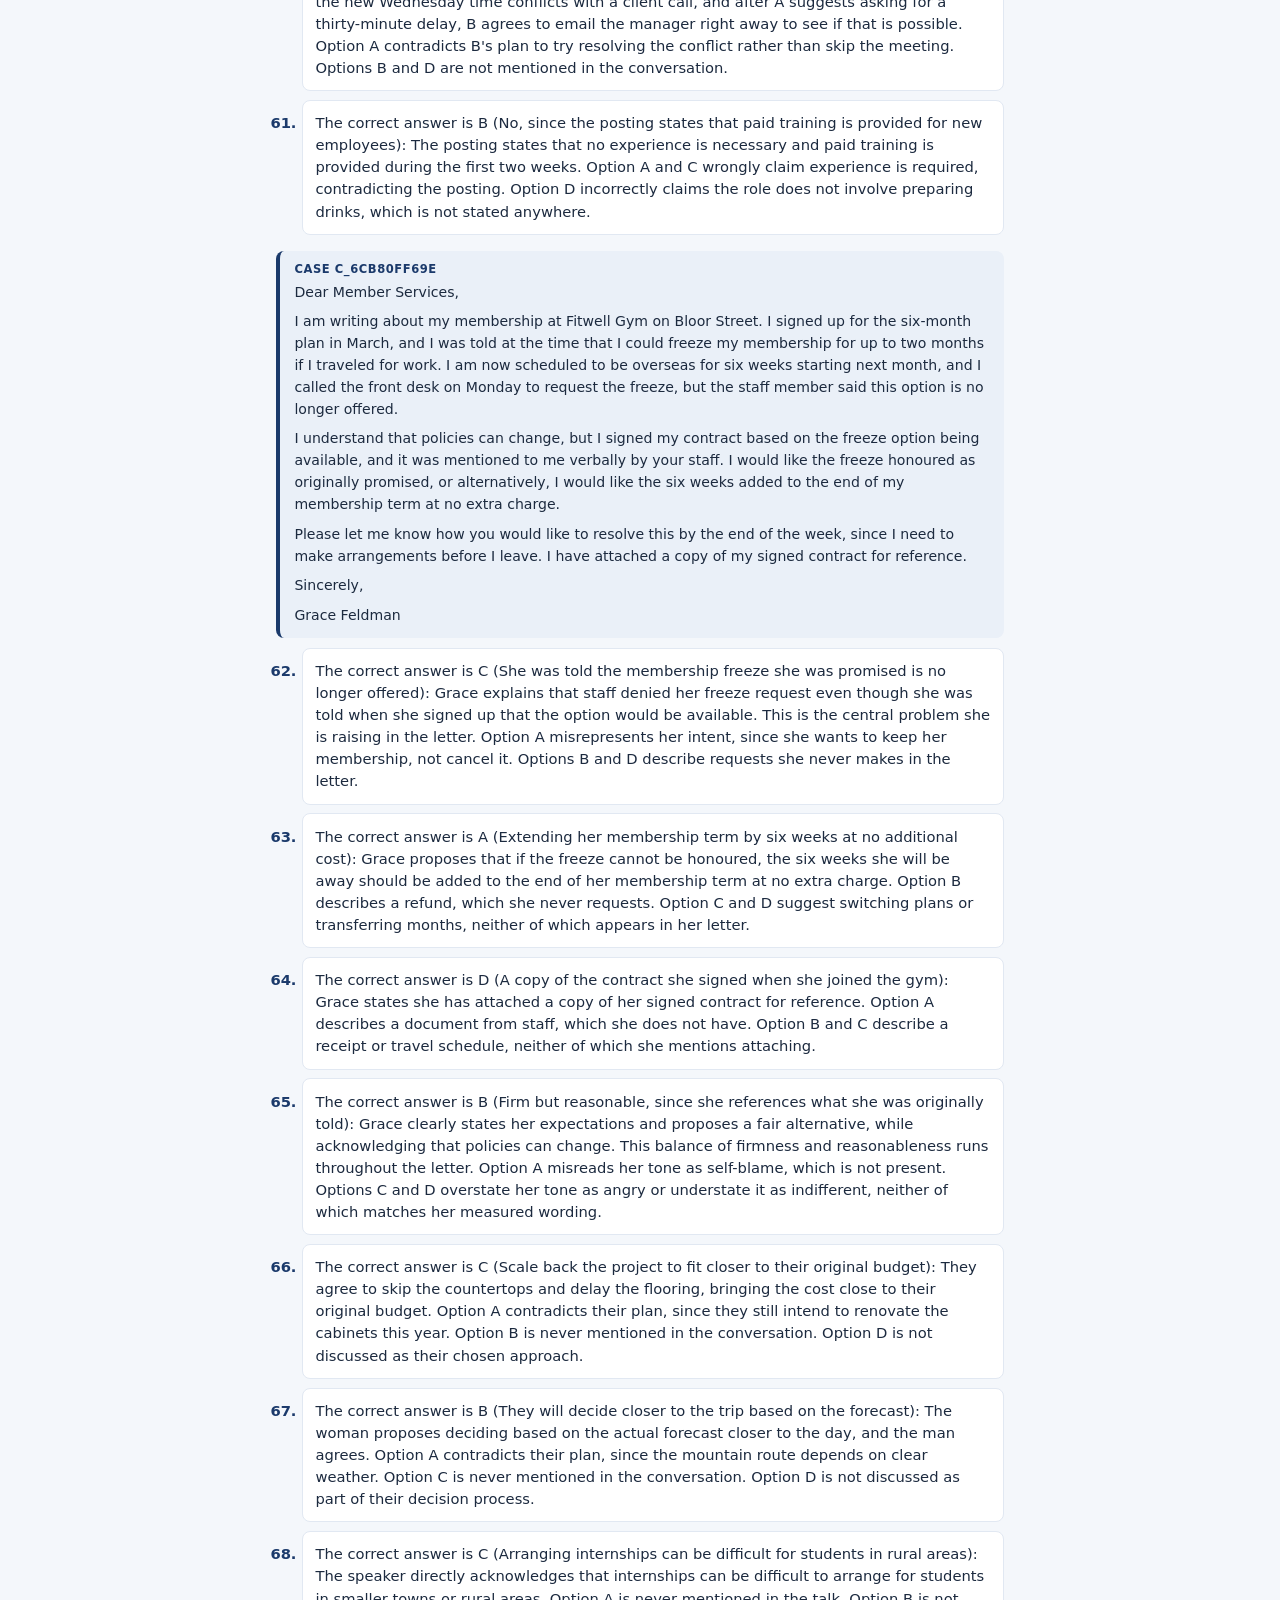
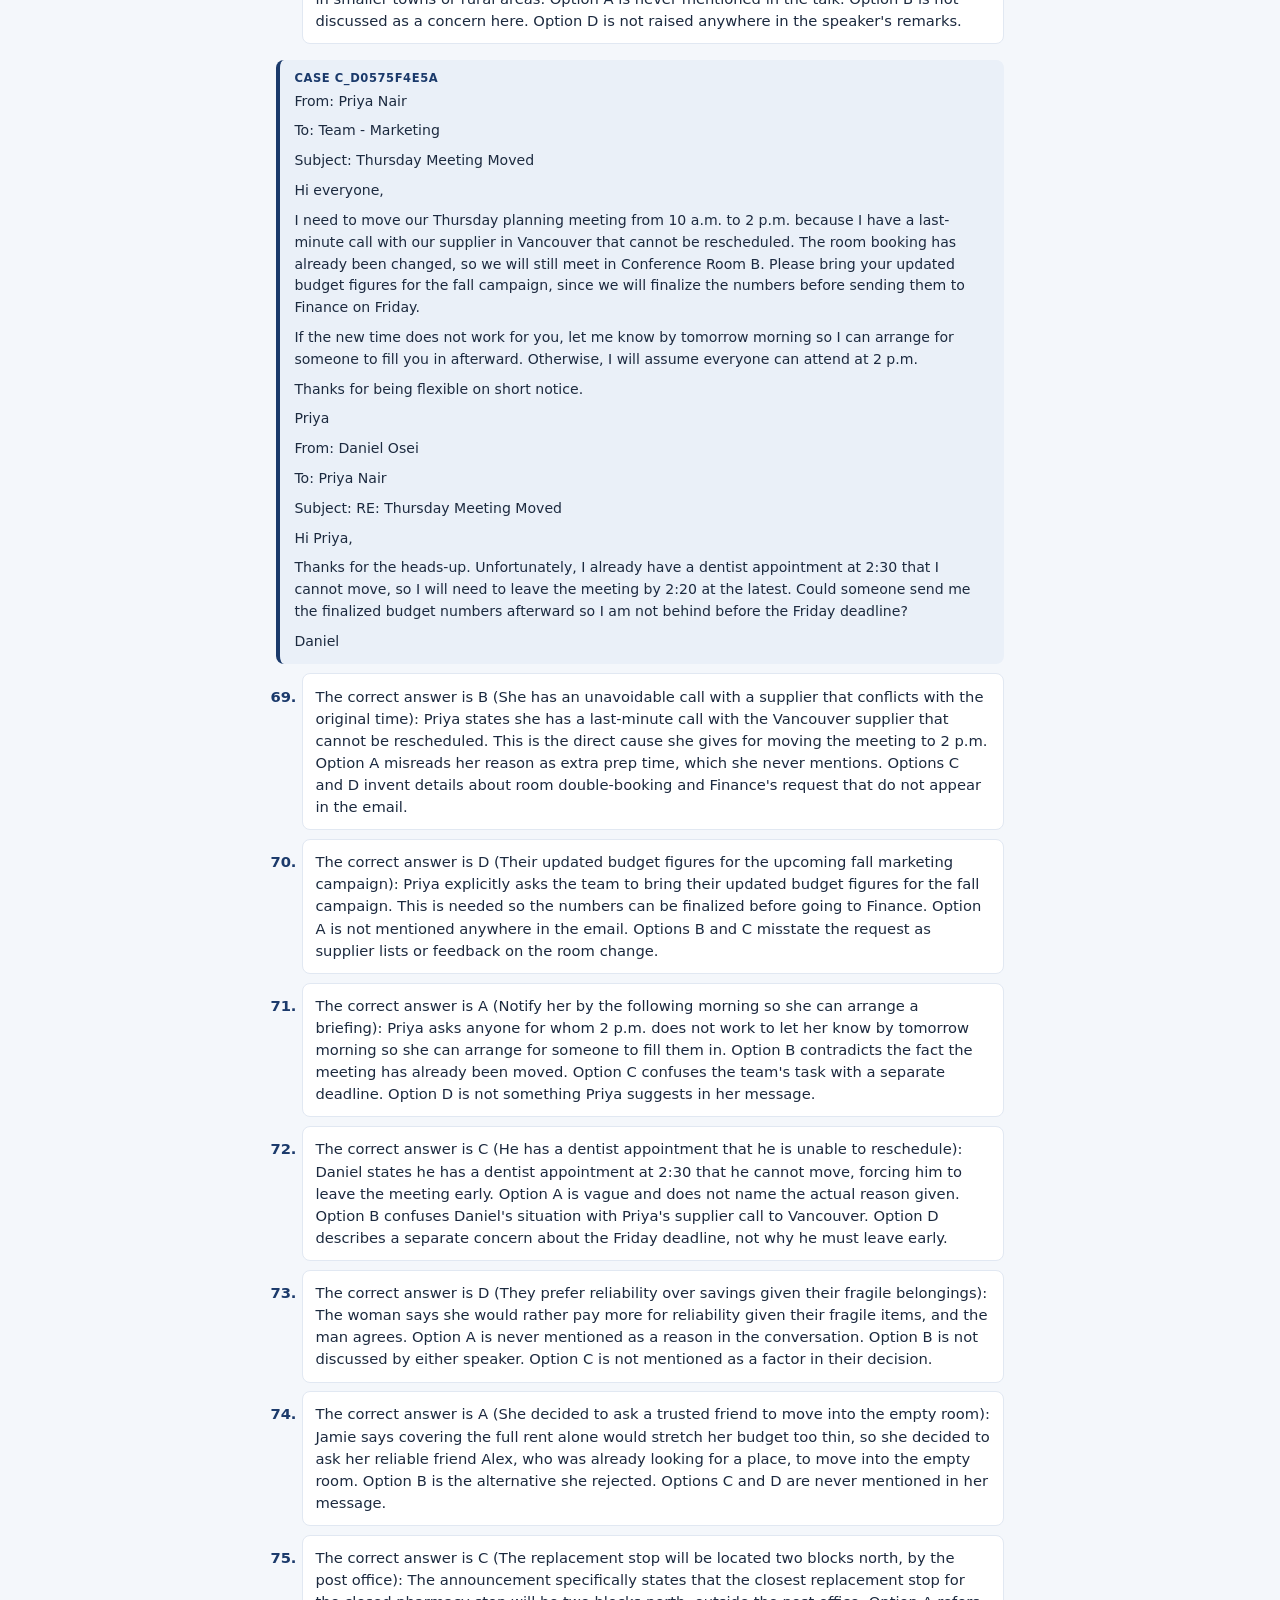
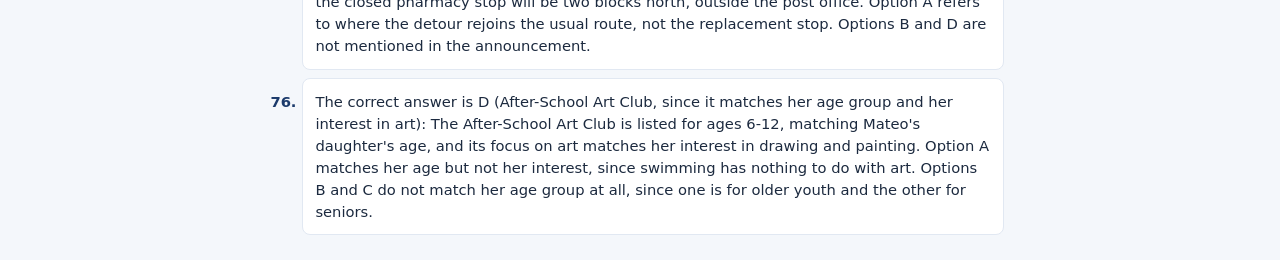
<file: answers.html>
<!DOCTYPE html>
<html lang="en">
<head>
<meta charset="UTF-8">
<meta name="viewport" content="width=device-width, initial-scale=1.0">
<meta name="robots" content="noindex">
<title>CELPIPG Answer Keys and Explanations</title>
<style>
  * { box-sizing: border-box; margin: 0; padding: 0; }
  body { font-family: "Avenir Next", "Segoe UI", system-ui, sans-serif;
         background: #F4F7FB; color: #1C2A3F; }
  header { background: #1B3A6B; color: white; padding: 1.1rem 1rem; text-align: center; }
  header h1 { font-size: 1.15rem; }
  header p { font-size: 0.8rem; opacity: 0.85; margin-top: 0.25rem; }
  main { max-width: 760px; margin: 0 auto; padding: 1rem; }
  .tabs { display: flex; gap: 0.5rem; margin: 0.8rem 0 1rem; position: sticky;
           top: 0; background: #F4F7FB; padding: 0.6rem 0; z-index: 5; }
  .tab { flex: 1; padding: 0.6rem 0.4rem; border: 1px solid #C9D6E8; background: white;
          border-radius: 8px; font-size: 0.9rem; font-weight: 600; color: #1B3A6B;
          cursor: pointer; }
  .tab.active { background: #1B3A6B; color: white; border-color: #1B3A6B; }
  .test h2 { font-size: 1.05rem; margin: 0.4rem 0 0.8rem; color: #1B3A6B; }
  .test ol { list-style-position: outside; padding-left: 1.6rem; }
  .test li { background: white; border: 1px solid #E1E8F2; border-radius: 8px;
              padding: 0.7rem 0.8rem; margin-bottom: 0.55rem; font-size: 0.92rem;
              line-height: 1.5; }
  .test li::marker { font-weight: 700; color: #1B3A6B; }
  .cluster-box { border-left: 4px solid #1B3A6B; background: #EAF0F8;
                  border-radius: 8px; padding: 0.7rem 0.9rem; margin: 1rem 0 0.6rem; }
  .cluster-label { font-size: 0.72rem; font-weight: 700; letter-spacing: 0.05em;
                    text-transform: uppercase; color: #1B3A6B; margin-bottom: 0.35rem; }
  .cluster-box p { font-size: 0.88rem; line-height: 1.55; }
  .cluster-box p + p { margin-top: 0.5rem; }
</style>
</head>
<body>
<header>
  <h1>CELPIPG Answer Keys and Explanations</h1>
  <p>Numbered to match the practice tests in your printed study guide.</p>
</header>
<main>
  <nav class="tabs">
      <button class="tab active" data-test="1">Test 1</button>
      <button class="tab" data-test="2">Test 2</button>
      <button class="tab" data-test="3">Test 3</button>
  </nav>
  <section class="test" id="test1">
    <h2>Practice Test 1 Answer Key</h2>
    <ol>
      <li value="1">The correct answer is A (A agrees to buy a similar type of bread instead): When B asks about the bread they liked last time, A says that if the store is out of it, A will simply get a similar one. Option B contradicts A&#x27;s stated plan to get a substitute. Options C and D are not mentioned anywhere in the conversation.</li>
      <li value="2">The correct answer is A (A small family dinner at a restaurant instead of a big party): They agree on a smaller restaurant dinner with close family and one friend, avoiding a big party. Option B contradicts their plan to keep it small rather than a surprise party. Option C is never mentioned in the conversation. Option D contradicts their decision to still celebrate, just on a smaller scale.</li>
      <li value="3">The correct answer is C (No, because the posting requires at least one weekend shift each week): The posting clearly states that staff must be available for at least one weekend shift per week, which conflicts with Wei&#x27;s family commitment. Option A ignores this stated requirement. Option B incorrectly treats the weekend shift as optional. Option D misstates the posting, which offers both morning and evening shifts.</li>
      <li value="4">The correct answer is A (Requiring employees in the office three days a week instead): The man proposes three days as a fairer compromise between the current two and the proposed four. Option B contradicts his suggestion, since he still supports some in-office time. Option C is never mentioned in the conversation. Option D describes management&#x27;s original proposal, not the man&#x27;s compromise.</li>
      <li value="5">The correct answer is D (The speaker strongly supports the ban due to its environmental benefits): The speaker opens by stating strong support for the ban, citing the environmental benefit of reducing plastic waste. Option A contradicts the speaker&#x27;s clear support for the ban. Option B is never mentioned in the talk. Option C misrepresents the speaker, who views the ban positively despite minor inconvenience.</li>
      <li value="6">The correct answer is B (B borrowed a box of paper from a neighboring office): B explains that since the ordered paper is delayed, B already asked the office next door for help, and they dropped off a box that morning. Options A and D describe actions not mentioned in the conversation. Option C contradicts the fact that a solution was already found.</li>
      <li value="7">The correct answer is D (He decided to appeal the ticket using a photo of the sign): Mark states that he has a photo proving the sign was posted incorrectly and that rather than paying the fine, he has decided to submit a formal appeal with that photo attached. Option A contradicts his stated decision not to simply pay. Option B is never mentioned in the message. Option C is irrelevant to the actual problem, which is the ticket itself.</li>
    </ol>
    <div class="cluster-box"><div class="cluster-label">Case c_1dc04e4cfd</div><p>Aisha: Hey, are we still on for the Grouse Mountain hike Saturday? I saw the forecast is calling for rain in the afternoon.</p><p>Jordan: I saw that too. Maybe we should start earlier, like 7 a.m. instead of 9, so we&#x27;re back down before the rain hits.</p><p>Aisha: 7 works for me. Should we still invite Ben, or is that too early for him?</p><p>Jordan: Let&#x27;s ask him. If he can&#x27;t make 7, we could just meet him at the halfway lookout point later instead.</p><p>Aisha: Good idea. I&#x27;ll text him now. Can you bring the extra rain jacket you mentioned last time, just in case one of us forgets ours?</p><p>Jordan: Sure, I&#x27;ll grab it. Do you still have my water bottle from the last trip, by the way?</p><p>Aisha: Yes, sorry, I&#x27;ll bring it Saturday along with the jacket you&#x27;re lending me.</p></div>
    <ol>
      <li value="8">The correct answer is A (They want to finish the hike before rain is expected in the afternoon): Aisha and Jordan both note the forecast calls for rain in the afternoon and agree to start at 7 a.m. so they are back down before it hits. Option B reverses the logic, since Ben&#x27;s availability is discussed after the time change is proposed. Options C and D describe details not mentioned as reasons for the earlier start.</li>
      <li value="9">The correct answer is C (Meeting Ben partway along the trail at the halfway lookout point): Jordan suggests that if Ben cannot start at 7, they could meet him later at the halfway lookout point instead. Option A contradicts the plan they have already agreed on. Options B and D describe outcomes that are never proposed in the conversation.</li>
      <li value="10">The correct answer is B (A water bottle that belongs to him from a previous trip): Jordan asks if Aisha still has his water bottle from the last trip, and she confirms she will bring it Saturday. Option A reverses the direction, since Jordan is lending Aisha a rain jacket, not the other way around. Options C and D describe items that are never mentioned in the text thread.</li>
      <li value="11">The correct answer is A (Employees will be allowed up to two remote days per week): The announcement states that the current limit of one day per week is increasing to up to two days per week starting next month. Option C describes the old policy being replaced. Options B and D do not match any figure mentioned in the announcement.</li>
      <li value="12">The correct answer is C (To respond to public feedback requesting more evening access hours): The director explicitly says the change follows years of feedback requesting more evening access. Option A is never mentioned as a reason for the change. Option B contradicts the report, since extending hours would increase staffing rather than reduce it. Option D is unrelated, as no renovation is discussed.</li>
      <li value="13">The correct answer is A (Remote work is generally as productive or more productive than office work): The speaker opens with this claim and supports it with points about energy, focus, and flexibility. Option B overstates the speaker&#x27;s view, who never suggests eliminating offices entirely. Option C is never mentioned in the talk. Option D misrepresents the speaker, who sees video check-ins as filling a gap, not replacing everything.</li>
      <li value="14">The correct answer is A (The library will be open until nine o&#x27;clock in the evening): The announcement states that instead of closing at six, the library will remain open until nine o&#x27;clock on weekdays from Monday through Thursday. Option B refers to when the reference desk stops being staffed, not the closing time. Options C and D do not match any time stated in the announcement.</li>
      <li value="15">The correct answer is C ($80, since the second program receives a $10 discount off the regular fee): The schedule lists a $45 fee per program with a $10 discount for a second program, meaning the second program costs $35, for a total of $80. Option A wrongly assumes the second program is free. Options B and D miscalculate the discount amount or apply it incorrectly.</li>
      <li value="16">The correct answer is B (She decided to hire her own technician and ask for reimbursement later): Sarah explains that the building super cannot come until next week and, given the approaching cold snap, she found a licensed technician who can come the next afternoon and plans to book him herself and send the receipt for reimbursement. Option A is wrong because she explicitly says she cannot wait that long. Option C is not mentioned anywhere in the message. Option D is never suggested as her plan.</li>
      <li value="17">The correct answer is C (A 50% discount on food and drinks during work shifts): The posting states employees receive a 50% discount on food and drinks during their shifts. Options A, B, and D describe benefits that are not mentioned anywhere in the advertisement.</li>
      <li value="18">The correct answer is A (A dedicated area for food trucks near the main entrance): The report states organizers added a new area for food trucks near the main entrance this year. Option B describes a feature not mentioned anywhere in the report. Option C invents a shuttle service that never appears in the broadcast. Option D misrepresents the market, which already sells crafts alongside produce, not as a new separate section.</li>
      <li value="19">The correct answer is A (She decided to pause her membership and provide proof of travel): Priya says the gym offers a pause option for travelling members who show proof like a plane ticket, and since she wants to keep her current rate, she chose to pause rather than cancel. Option B is the opposite of her actual decision. Option C and D are never mentioned as options she considered.</li>
      <li value="20">The correct answer is B (Use the temporary detour route along Seventh Avenue instead): The report states cyclists are asked to use the temporary detour on Seventh Avenue during construction. Option A invents an autumn timeline never mentioned in the report. Option C misreads the mention of the river pathway, which is only the eventual connection point. Option D is not supported since no permit process is described.</li>
      <li value="21">The correct answer is B (Each of them will present the section they worked on): They agree the woman will present the research while the man presents the slides and conclusion. Option A contradicts their plan to split the presenting duties. Option C is never mentioned in the conversation. Option D misstates their arrangement, since both plan to present, not just the man.</li>
      <li value="22">The correct answer is D (It is best to arrive earlier in the day before wait times increase): The announcement recommends arriving earlier in the day since wait times increase significantly after lunch. Option B contradicts this advice by naming the exact period to avoid. Options A and C are not mentioned in the announcement.</li>
      <li value="23">The correct answer is A (Senior Fitness, since it takes place in the morning and ends by 9:45 am): Senior Fitness runs from 9:00-9:45 am, well clear of Hassan&#x27;s 7:30 pm shift, and fits his age group. Option B ends exactly when his shift begins, which is too close for comfort. Options C and D are programs meant for children and youth, not adults like Hassan.</li>
    </ol>
    <div class="cluster-box"><div class="cluster-label">Case c_b6f6249efa</div><p>City of Mapleford Announces Expanded Composting Program</p><p>Beginning this fall, the City of Mapleford will expand its curbside composting program to include all single-family homes and small apartment buildings with four units or fewer. Residents in these categories will receive a small countertop bin for kitchen scraps and a larger outdoor bin for weekly collection. The program accepts fruit and vegetable peels, eggshells, coffee grounds, and yard trimmings, but it does not accept meat, dairy, or pet waste, since these materials attract pests and slow down the composting process.</p><p>City officials estimate that food scraps currently make up nearly a third of the material sent to the regional landfill. By diverting this material into composting instead, the city hopes to extend the landfill&#x27;s remaining lifespan by several years and reduce the greenhouse gases produced when organic waste breaks down without oxygen. The finished compost will be processed at a facility just outside town and later sold to local farms and made available to residents at a reduced price each spring.</p><p>Households that do not sort their waste correctly will initially receive a warning tag left on their bin rather than a fine. After three warnings within a twelve-month period, the city may begin charging a modest fee for repeated non-compliance. Officials say the goal of this graduated approach is education rather than punishment, and city staff will be available at several public workshops over the coming weeks to answer questions and demonstrate proper sorting techniques.</p></div>
    <ol>
      <li value="24">The correct answer is B (Single-family homes and apartment buildings of four units or fewer): the passage states the program expands to these exact building types. Option A wrongly limits eligibility to a specific area not mentioned in the passage. Option C contradicts the stated four-unit limit for apartment buildings. Option D invents a prior recycling-participation requirement never mentioned.</li>
      <li value="25">The correct answer is A (They attract pests and slow down the composting process): the passage gives this exact reason for excluding meat and dairy. Option B invents a transportation restriction not discussed in the passage. Option C misstates the reasoning, which concerns pests and processing speed, not compost safety for farms. Option D is not supported, since the passage never mentions a separate collection program for these items.</li>
      <li value="26">The correct answer is C (The city may begin charging a fee for continued non-compliance): the passage states this exact consequence after three warnings within twelve months. Option A is not supported, since removal from the program is never mentioned as a consequence. Option B confuses a general workshop offer with a specific consequence for repeated warnings. Option D invents a bin-replacement consequence not found in the passage.</li>
      <li value="27">The correct answer is B (Educating residents about proper sorting rather than immediately penalizing mistakes): the passage explicitly states the graduated approach&#x27;s goal is education rather than punishment. Option A contradicts the passage&#x27;s stated preference for education over quick punishment. Option C is not supported anywhere in the text. Option D misreads the warning system, which is about compliance, not program removal.</li>
      <li value="28">The correct answer is D (The strong gusts are expected between eight in the evening and four in the morning): The advisory clearly states that gusts up to eighty kilometers per hour are expected between eight this evening and four tomorrow morning. Options A, B, and C describe time ranges that do not match the times given in the advisory.</li>
      <li value="29">The correct answer is B (Spontaneous hallway conversations are harder to replicate in a remote setting): The speaker admits that spontaneous hallway conversations are harder to replicate online, acknowledging a real limitation. Option A is never mentioned in the talk. Option C is not discussed anywhere in the remarks. Option D contradicts the speaker&#x27;s overall favourable view of remote work.</li>
      <li value="30">The correct answer is A (Applying in person or emailing a resume by August 30): The posting instructs applicants to apply in person or email a resume to the listed address by August 30. Option B and C describe methods not mentioned in the posting. Option D incorrectly suggests mailing a printed resume, which is not an option listed.</li>
      <li value="31">The correct answer is B (Guided tours require an additional fee on top of regular admission): The announcement states that while the exhibit itself is included with regular admission, the guided tours specifically cost an extra five dollars per person. Option C contradicts the stated extra fee for tours. Options A and D are not mentioned in the announcement.</li>
      <li value="32">The correct answer is D (She decided to switch to a completely different phone provider): The caller says the company&#x27;s credit did not cover the disputed charge and, citing a history of billing mistakes, she decided to switch providers entirely. Option A contradicts her statement that the credit was insufficient. Options B and C are not what she describes doing next.</li>
      <li value="33">The correct answer is D (Repair the fence themselves this Saturday and split material costs): They agree to do the repair themselves this Saturday, with the woman doing the work and splitting material costs evenly. Option A contradicts their decision to avoid the contractor&#x27;s high quote. Option B is not mentioned, as they plan to fix it before winter. Option C is never discussed in the conversation.</li>
      <li value="34">The correct answer is B (To replace a gymnasium floor that has become a hazard): The manager states the current floor has become a safety hazard, prompting the fundraising campaign. Option A describes a much larger project never mentioned in the report. Option C is not the stated purpose, though sports programs are affected by the floor. Option D is unrelated to the fundraising goal described.</li>
      <li value="35">The correct answer is B (He decided to pick the package up from the depot himself): Tom says he will not be home for the second delivery attempt and does not want to ask a neighbor he barely knows, so he decided to drive to the depot after work and collect the package himself. Option A is explicitly ruled out in his message. Options C and D are not mentioned as his plan.</li>
    </ol>
    <div class="cluster-box"><div class="cluster-label">Case c_09c7581701</div><p>Neighbourhood Association Discusses Short-Term Rental Rules</p><p>The Birchwood Neighbourhood Association is debating whether to formally support a city bylaw restricting short-term vacation rentals in the area. Four long-time residents shared their opinions at the last meeting.</p><p>Alan says: I think the restriction is necessary. Two houses on my street are rented out almost every weekend, and the constant turnover of strangers, along with late-night noise from visiting groups, has changed the character of what used to be a quiet street. A bylaw would restore some predictability to the neighbourhood.</p><p>Nadia says: I actually rent out my basement suite short-term a few times a month, and it has genuinely helped me afford my mortgage. I understand the noise concerns, but I think the association should focus on enforcing existing noise bylaws rather than banning short-term rentals outright, since most hosts, including myself, are quiet and responsible.</p><p>Felix says: My worry is less about noise and more about long-term housing supply. When entire houses are converted into full-time vacation rentals, that removes potential homes from the regular rental market, which makes it harder for young families to find a place to live in this neighbourhood at all.</p><p>Grace says: I think a middle ground makes sense. Rather than a full ban, the association could support a bylaw that only restricts rentals of entire houses while still allowing homeowners to rent out a single room or basement suite, similar to what Nadia does. That would address the housing supply issue without penalizing responsible small-scale hosts.</p></div>
    <ol>
      <li value="36">The correct answer is C (Grace, who proposes restricting whole-house rentals while still allowing small-scale hosting): Grace explicitly proposes restricting only whole-house rentals while still allowing small-scale rentals like rooms or basement suites. Alan supports a full restriction rather than a compromise. Nadia argues against banning short-term rentals at all, rather than proposing a middle ground. Felix focuses on the housing-supply problem without proposing a specific compromise.</li>
      <li value="37">The correct answer is B (Enforcing the existing noise bylaws more strictly instead of banning): Nadia explicitly suggests focusing on existing noise bylaw enforcement rather than a ban. Option A invents a licensing requirement Nadia never mentions. Option C invents a weekday-only restriction not found in her statement. Option D invents a cleanup fee never discussed by Nadia.</li>
      <li value="38">The correct answer is A (Whole houses being converted reduces the regular rental housing supply): Felix explicitly states his concern is about housing supply when whole houses become vacation rentals. Option B describes Alan&#x27;s noise-related concern, not Felix&#x27;s. Option C is never mentioned by Felix or anyone else in the passage. Option D is not raised anywhere in the passage.</li>
      <li value="39">The correct answer is C (The street has become less quiet and predictable than it used to be): Alan states the constant turnover and noise have changed the character of what used to be a quiet street. Option A invents a tax increase never mentioned. Option B invents a wave of home sales not discussed in the passage. Option D invents a business decline that Alan never mentions.</li>
      <li value="40">The correct answer is B (It would still allow arrangements similar to Nadia&#x27;s basement suite): Grace explicitly says her proposal would let residents like Nadia continue renting rooms or basement suites. Option A contradicts Grace&#x27;s statement, which protects arrangements like Nadia&#x27;s. Option C is not supported, since Grace&#x27;s proposal is based on rental type, not house size. Option D invents a city-managed program that Grace never mentions.</li>
      <li value="41">The correct answer is C (She decided to move her appointment to an earlier emergency slot): The caller found an emergency slot available the next morning for chipped or cracked teeth and decided to switch her Friday cleaning to that slot instead of waiting. Option A contradicts her decision to move the appointment. Option B and D are never mentioned as things she chose to do.</li>
      <li value="42">The correct answer is D (Take Oak Street instead during peak commute hours this week): Officials recommend drivers use Oak Street as an alternate route during peak hours. Option A overstates the disruption, since only one road segment is affected. Option B describes a service never mentioned in the report. Option C is not suggested anywhere as an official recommendation.</li>
      <li value="43">The correct answer is C (Order from the new roaster next month and gauge office reaction): The woman suggests requesting a full order next month and seeing how the office reacts before committing long term, and the man agrees. Option A contradicts their decision to switch suppliers. Option B overstates their plan, since they want to test the reaction first rather than commit immediately. Option D is never discussed in the conversation.</li>
      <li value="44">The correct answer is D (By September 12, the deadline listed for all of the fall programs): The schedule states the registration deadline is September 12 for all fall programs, with no separate deadline by age group. Option A wrongly limits the deadline to younger children only. Options B and C invent deadlines and rules that do not appear in the schedule.</li>
      <li value="45">The correct answer is D (They agree to watch the movie instead of hiking): Because rain is forecast for the afternoon, B suggests pushing the hike to next weekend, and both agree to catch the movie this weekend instead. Option A contradicts their decision to avoid hiking in the rain. Options B and C are not what the speakers agree to do.</li>
    </ol>
    <div class="cluster-box"><div class="cluster-label">Case c_c8d003af77</div><p>Riverside Logistics Update: New Flexible Work Arrangement Policy</p><p>Starting next month, Riverside Logistics will introduce a formal flexible work arrangement policy for eligible employees. Staff members who have completed at least six months of continuous employment may apply to adjust their weekly schedule, provided their role does not require constant on-site presence, such as warehouse floor supervision. Approved arrangements may include compressed workweeks, in which employees work four ten-hour days instead of five eight-hour days, or staggered start times that allow arrival any time between 7:00 a.m. and 9:30 a.m.</p><p>Employees wishing to apply must submit a written request to their direct supervisor at least three weeks before the desired start date. The request should outline the proposed schedule and explain how the employee&#x27;s core responsibilities will still be met. Supervisors will review each request within ten business days and may approve, deny, or suggest a modified version of the proposal. A denial must include a written explanation, and employees may appeal a denial to the Human Resources department within two weeks.</p><p>The policy notes that flexible arrangements are not guaranteed and remain subject to operational needs. During peak shipping seasons, such as the weeks surrounding major holidays, supervisors may temporarily suspend approved flexible schedules and require staff to return to standard hours. Employees will receive at least five business days&#x27; notice before any such suspension takes effect. Management believes the policy will improve staff retention while maintaining the reliable service the company&#x27;s clients expect.</p></div>
    <ol>
      <li value="46">The correct answer is B (Six months of continuous employment with the company): the passage states that staff must complete at least six months of continuous employment before applying. Option A describes something needed only after a request is submitted, not before. Option C invents a performance-review requirement never mentioned in the passage. Option D reverses the process, since the supervisor reviews the request rather than recommending it beforehand.</li>
      <li value="47">The correct answer is D (Appeal the denial to Human Resources within two weeks): the passage directly states that employees may appeal a denial to Human Resources within two weeks. Option A is not supported, since the passage describes one supervisor review process, not multiple submissions. Option B contradicts the two-week appeal window given in the text. Option C is never mentioned as an available option for handling a denial.</li>
      <li value="48">The correct answer is A (Working four ten-hour days instead of five eight-hour days): this is the exact definition of a compressed workweek given in the passage. Option B describes a staggered start time, a separate arrangement mentioned in the same paragraph. Option C describes remote work, which the passage never discusses. Option D invents a schedule pattern not found anywhere in the passage.</li>
      <li value="49">The correct answer is C (At least five business days before it takes effect): the passage states employees will receive at least five business days&#x27; notice before a suspension takes effect. Option A confuses this with the appeal window for a denied request. Option B contradicts the passage&#x27;s explicit notice requirement. Option D confuses the notice period with the unrelated ten-day supervisor review timeline.</li>
      <li value="50">The correct answer is D (can be limited depending on the company&#x27;s business demands): the surrounding sentences describe how arrangements may be suspended during busy periods, showing the phrase means arrangements depend on business demands. Option A contradicts the passage&#x27;s description of temporary suspensions. Option B is not supported, since the policy applies to eligible employees generally, not only supervisors. Option C is never mentioned as part of the decision-making process.</li>
      <li value="51">The correct answer is C (Stores should offer affordable reusable bags for purchase at checkout): The speaker suggests stores offer affordable reusable bags at checkout to ease the transition for forgetful shoppers. Option A is never mentioned in the talk. Option B contradicts the speaker&#x27;s support for keeping the ban in place. Option D is not discussed as a proposed solution.</li>
    </ol>
    <div class="cluster-box"><div class="cluster-label">Case c_95418bbd0f</div><p>Office Layout Debate: Open-Plan or Assigned Desks?</p><p>Management at Coastline Marketing is considering removing all assigned desks and switching to a fully open-plan, first-come-first-served seating arrangement. Four employees shared their views during a recent staff meeting.</p><p>Marisol says: I support the change completely. Right now, half the assigned desks sit empty on any given day because so many people work from home part of the week. An open-plan system would let us use the office space far more efficiently and might even let us reduce our overall lease size, saving the company money that could go toward better equipment.</p><p>Tobias says: I understand the space argument, but I think this change would hurt collaboration rather than help it. My team works closely together every day, and if we cannot sit near each other consistently, we will waste time each morning just tracking each other down. I would rather see the company keep team-based seating pods instead of true open seating.</p><p>Priya says: My concern is less about collaboration and more about focus. I have a hearing sensitivity, and sitting in an unpredictable spot each day, sometimes near a noisy printer or a busy walkway, would make concentrating on detailed work much harder. If the company moves forward, I would need a guaranteed quiet spot regardless of the new system.</p><p>Desmond says: I am mostly neutral, but I think the company is underestimating the cost of the transition itself. New furniture, storage lockers for personal items, and a booking system would all cost money upfront. Any savings from a smaller lease might take years to actually appear once those transition costs are factored in.</p></div>
    <ol>
      <li value="52">The correct answer is C (Priya, who needs a predictable and quiet place to concentrate): Priya&#x27;s viewpoint centres on her hearing sensitivity, a personal accessibility need distinct from the collaboration or cost concerns raised by others. Option A describes Marisol&#x27;s space-efficiency argument, not an accessibility concern. Option B describes Tobias&#x27;s teamwork concern, not accessibility. Option D describes Desmond&#x27;s cost concern, not accessibility.</li>
      <li value="53">The correct answer is C (Tobias, who worries the change would hurt his team&#x27;s daily collaboration): Tobias explicitly states the change would hurt collaboration and cause his team to waste time finding each other. Marisol focuses on space efficiency and potential savings, not collaboration. Priya focuses on her own ability to concentrate, not team dynamics. Desmond focuses on transition costs, not collaboration.</li>
      <li value="54">The correct answer is D (Desmond, who points out that the transition itself will cost money): Desmond explicitly discusses the upfront costs of furniture, lockers, and a booking system. Option A misrepresents Marisol, who discusses savings rather than costs of switching. Option B misrepresents Tobias, whose stated concern is collaboration, not cost. Option C misrepresents Priya, whose concern is her own comfort, not the company&#x27;s finances.</li>
      <li value="55">The correct answer is A (Many assigned desks are currently unused, wasting valuable office space): Marisol states that half the assigned desks sit empty because of part-time remote work. Option B describes Tobias&#x27;s opposing concern, not Marisol&#x27;s argument. Option C misattributes Priya&#x27;s concern to Marisol&#x27;s argument. Option D is not something Marisol states in her viewpoint.</li>
      <li value="56">The correct answer is C (A guaranteed quiet location regardless of the new seating system): Priya states she would need a guaranteed quiet spot if the company moves forward with the change. Option A is not mentioned anywhere in Priya&#x27;s statement. Option B contradicts her stated concern, which is about in-office focus, not remote work. Option D goes beyond what Priya actually requests, which is a quiet spot, not a private office.</li>
      <li value="57">The correct answer is D (Universities should require every student to complete an internship before graduating): The speaker opens by stating this exact claim and supports it throughout the talk. Option A misrepresents the speaker&#x27;s view, who values classroom learning alongside internships, not instead of it. Option B contradicts the speaker&#x27;s suggestion of virtual options for rural students, not an exemption. Option C is never mentioned, as the claim applies to all students.</li>
      <li value="58">The correct answer is C (He decided to swap shifts with a coworker for that day): Derek explains that a coworker who usually works mornings agreed to trade shifts with him, and he decided to go ahead with that swap rather than cancel his appointment. Option A is the opposite of his decision, since he wanted to keep the appointment. Options B and D are not mentioned in the message.</li>
      <li value="59">The correct answer is C (They decided to book her a spot in a cooking class): B says the scarf idea from last year feels boring now, and when A suggests the cooking class their mother mentioned wanting to try, both agree to split the cost and book it. Option A contradicts B&#x27;s comment that the scarf idea is no longer appealing. Options B and D are not mentioned in the conversation.</li>
      <li value="60">The correct answer is C (B plans to email the manager and ask to shift the time): B says the new Wednesday time conflicts with a client call, and after A suggests asking for a thirty-minute delay, B agrees to email the manager right away to see if that is possible. Option A contradicts B&#x27;s plan to try resolving the conflict rather than skip the meeting. Options B and D are not mentioned in the conversation.</li>
      <li value="61">The correct answer is B (No, since the posting states that paid training is provided for new employees): The posting states that no experience is necessary and paid training is provided during the first two weeks. Option A and C wrongly claim experience is required, contradicting the posting. Option D incorrectly claims the role does not involve preparing drinks, which is not stated anywhere.</li>
    </ol>
    <div class="cluster-box"><div class="cluster-label">Case c_6cb80ff69e</div><p>Dear Member Services,</p><p>I am writing about my membership at Fitwell Gym on Bloor Street. I signed up for the six-month plan in March, and I was told at the time that I could freeze my membership for up to two months if I traveled for work. I am now scheduled to be overseas for six weeks starting next month, and I called the front desk on Monday to request the freeze, but the staff member said this option is no longer offered.</p><p>I understand that policies can change, but I signed my contract based on the freeze option being available, and it was mentioned to me verbally by your staff. I would like the freeze honoured as originally promised, or alternatively, I would like the six weeks added to the end of my membership term at no extra charge.</p><p>Please let me know how you would like to resolve this by the end of the week, since I need to make arrangements before I leave. I have attached a copy of my signed contract for reference.</p><p>Sincerely,</p><p>Grace Feldman</p></div>
    <ol>
      <li value="62">The correct answer is C (She was told the membership freeze she was promised is no longer offered): Grace explains that staff denied her freeze request even though she was told when she signed up that the option would be available. This is the central problem she is raising in the letter. Option A misrepresents her intent, since she wants to keep her membership, not cancel it. Options B and D describe requests she never makes in the letter.</li>
      <li value="63">The correct answer is A (Extending her membership term by six weeks at no additional cost): Grace proposes that if the freeze cannot be honoured, the six weeks she will be away should be added to the end of her membership term at no extra charge. Option B describes a refund, which she never requests. Option C and D suggest switching plans or transferring months, neither of which appears in her letter.</li>
      <li value="64">The correct answer is D (A copy of the contract she signed when she joined the gym): Grace states she has attached a copy of her signed contract for reference. Option A describes a document from staff, which she does not have. Option B and C describe a receipt or travel schedule, neither of which she mentions attaching.</li>
      <li value="65">The correct answer is B (Firm but reasonable, since she references what she was originally told): Grace clearly states her expectations and proposes a fair alternative, while acknowledging that policies can change. This balance of firmness and reasonableness runs throughout the letter. Option A misreads her tone as self-blame, which is not present. Options C and D overstate her tone as angry or understate it as indifferent, neither of which matches her measured wording.</li>
      <li value="66">The correct answer is C (Scale back the project to fit closer to their original budget): They agree to skip the countertops and delay the flooring, bringing the cost close to their original budget. Option A contradicts their plan, since they still intend to renovate the cabinets this year. Option B is never mentioned in the conversation. Option D is not discussed as their chosen approach.</li>
      <li value="67">The correct answer is B (They will decide closer to the trip based on the forecast): The woman proposes deciding based on the actual forecast closer to the day, and the man agrees. Option A contradicts their plan, since the mountain route depends on clear weather. Option C is never mentioned in the conversation. Option D is not discussed as part of their decision process.</li>
      <li value="68">The correct answer is C (Arranging internships can be difficult for students in rural areas): The speaker directly acknowledges that internships can be difficult to arrange for students in smaller towns or rural areas. Option A is never mentioned in the talk. Option B is not discussed as a concern here. Option D is not raised anywhere in the speaker&#x27;s remarks.</li>
    </ol>
    <div class="cluster-box"><div class="cluster-label">Case c_d0575f4e5a</div><p>From: Priya Nair</p><p>To: Team - Marketing</p><p>Subject: Thursday Meeting Moved</p><p>Hi everyone,</p><p>I need to move our Thursday planning meeting from 10 a.m. to 2 p.m. because I have a last-minute call with our supplier in Vancouver that cannot be rescheduled. The room booking has already been changed, so we will still meet in Conference Room B. Please bring your updated budget figures for the fall campaign, since we will finalize the numbers before sending them to Finance on Friday.</p><p>If the new time does not work for you, let me know by tomorrow morning so I can arrange for someone to fill you in afterward. Otherwise, I will assume everyone can attend at 2 p.m.</p><p>Thanks for being flexible on short notice.</p><p>Priya</p><p>From: Daniel Osei</p><p>To: Priya Nair</p><p>Subject: RE: Thursday Meeting Moved</p><p>Hi Priya,</p><p>Thanks for the heads-up. Unfortunately, I already have a dentist appointment at 2:30 that I cannot move, so I will need to leave the meeting by 2:20 at the latest. Could someone send me the finalized budget numbers afterward so I am not behind before the Friday deadline?</p><p>Daniel</p></div>
    <ol>
      <li value="69">The correct answer is B (She has an unavoidable call with a supplier that conflicts with the original time): Priya states she has a last-minute call with the Vancouver supplier that cannot be rescheduled. This is the direct cause she gives for moving the meeting to 2 p.m. Option A misreads her reason as extra prep time, which she never mentions. Options C and D invent details about room double-booking and Finance&#x27;s request that do not appear in the email.</li>
      <li value="70">The correct answer is D (Their updated budget figures for the upcoming fall marketing campaign): Priya explicitly asks the team to bring their updated budget figures for the fall campaign. This is needed so the numbers can be finalized before going to Finance. Option A is not mentioned anywhere in the email. Options B and C misstate the request as supplier lists or feedback on the room change.</li>
      <li value="71">The correct answer is A (Notify her by the following morning so she can arrange a briefing): Priya asks anyone for whom 2 p.m. does not work to let her know by tomorrow morning so she can arrange for someone to fill them in. Option B contradicts the fact the meeting has already been moved. Option C confuses the team&#x27;s task with a separate deadline. Option D is not something Priya suggests in her message.</li>
      <li value="72">The correct answer is C (He has a dentist appointment that he is unable to reschedule): Daniel states he has a dentist appointment at 2:30 that he cannot move, forcing him to leave the meeting early. Option A is vague and does not name the actual reason given. Option B confuses Daniel&#x27;s situation with Priya&#x27;s supplier call to Vancouver. Option D describes a separate concern about the Friday deadline, not why he must leave early.</li>
      <li value="73">The correct answer is D (They prefer reliability over savings given their fragile belongings): The woman says she would rather pay more for reliability given their fragile items, and the man agrees. Option A is never mentioned as a reason in the conversation. Option B is not discussed by either speaker. Option C is not mentioned as a factor in their decision.</li>
      <li value="74">The correct answer is A (She decided to ask a trusted friend to move into the empty room): Jamie says covering the full rent alone would stretch her budget too thin, so she decided to ask her reliable friend Alex, who was already looking for a place, to move into the empty room. Option B is the alternative she rejected. Options C and D are never mentioned in her message.</li>
      <li value="75">The correct answer is C (The replacement stop will be located two blocks north, by the post office): The announcement specifically states that the closest replacement stop for the closed pharmacy stop will be two blocks north, outside the post office. Option A refers to where the detour rejoins the usual route, not the replacement stop. Options B and D are not mentioned in the announcement.</li>
      <li value="76">The correct answer is D (After-School Art Club, since it matches her age group and her interest in art): The After-School Art Club is listed for ages 6-12, matching Mateo&#x27;s daughter&#x27;s age, and its focus on art matches her interest in drawing and painting. Option A matches her age but not her interest, since swimming has nothing to do with art. Options B and C do not match her age group at all, since one is for older youth and the other for seniors.</li>
    </ol>
  </section>
  <section class="test" id="test2" hidden>
    <h2>Practice Test 2 Answer Key</h2>
    <div class="cluster-box"><div class="cluster-label">Case c_b827fe7b2f</div><p>Debate Over Replacing the Outdoor Pool With a Splash Pad</p><p>The town council of Elmvale is deciding whether to replace the aging outdoor community pool with a smaller, less expensive splash pad once the pool reaches the end of its usable life next year. Four residents spoke at the public consultation.</p><p>Renata says: I support the splash pad. The pool currently costs the town a significant amount each year in lifeguard wages, chemical treatment, and repairs, and attendance has been declining for years as more families choose the newer pool in the neighbouring town instead. A splash pad would cost far less to maintain going forward.</p><p>Jamal says: I strongly disagree. My children are on the local swim team, and a splash pad cannot replace an actual pool for swim lessons or competitive practice. Without our own pool, the team would need to travel to another town for every practice, which is both inconvenient and expensive for families.</p><p>Bea says: I think there might be a middle path worth exploring. Instead of a full replacement, the town could look into partnering with the neighbouring town&#x27;s pool for swim team practice while still building a splash pad here for younger children and casual summer use. That way, both needs are addressed.</p><p>Corwin says: My main concern is accessibility. My father uses a walker and can no longer manage the pool&#x27;s narrow entry steps, but he still enjoys being near the water on hot days. A splash pad would actually be easier for him to enjoy than the current pool, so from that perspective, I welcome the change.</p></div>
    <ol>
      <li value="1">The correct answer is C (Bea, who suggests partnering with the neighbouring town for swim practice): Bea explicitly proposes partnering with the neighbouring town&#x27;s pool for practice while building a splash pad locally. Renata supports full replacement without mentioning cooperation. Jamal opposes the splash pad entirely rather than proposing cooperation. Corwin focuses on accessibility, not cooperation with another town.</li>
      <li value="2">The correct answer is A (The pool costs a significant amount to maintain and attendance is declining): Renata explicitly cites maintenance costs and declining attendance as her reasons. Option B invents a preference of her own children that she never mentions. Option C invents a pool closure in the neighbouring town not stated in the passage. Option D invents a competition-hosting benefit Renata never raises.</li>
      <li value="3">The correct answer is B (A splash pad cannot support swim lessons or competitive team practice): Jamal explicitly states this as his main objection. Option A contradicts the passage, since cost comparisons are made by Renata, not Jamal. Option C describes Corwin&#x27;s concern, not Jamal&#x27;s. Option D invents a consultation complaint that Jamal never raises.</li>
      <li value="4">The correct answer is D (His father struggles with the pool&#x27;s entry steps due to using a walker): Corwin explicitly shares this personal experience to explain his accessibility concern. Option A describes Jamal&#x27;s situation, not Corwin&#x27;s. Option B invents a lifeguard history never mentioned for Corwin. Option C invents a recent move that is not part of Corwin&#x27;s statement.</li>
      <li value="5">The correct answer is A (Address both swim team needs and casual summer use for children): Bea explicitly states her proposal addresses both needs together. Option B contradicts the passage, since her proposal still involves some ongoing costs. Option C misrepresents her proposal, which does not call for closing the pool without a plan. Option D invents a funding requirement for the neighbouring town that Bea never states.</li>
      <li value="6">The correct answer is C (They agree to clean it early on Sunday morning): Since B is visiting Grandma on Saturday, both agree to clean the garage on Sunday morning instead, starting early before it gets hot. Option A contradicts B&#x27;s plan to visit Grandma that day. Options B and D are not mentioned in the conversation.</li>
      <li value="7">The correct answer is D (It reduces travel time by about fifteen minutes compared to before): The report states the new route cuts travel time by roughly fifteen minutes compared to the current local route. Option A is never mentioned as a feature of the new route. Option B describes a connection not referenced in the broadcast. Option C is incorrect since the route only runs during rush hour.</li>
      <li value="8">The correct answer is A (No, because the enrollment fee is waived during the month of September): The form states the enrollment fee is waived during the month of September for all applicants. Option B incorrectly limits the waiver to family memberships only. Options C and D invent a reduced monthly fee or a blanket exemption not supported by the form.</li>
      <li value="9">The correct answer is A (Broken glass had been contaminating the rest of the recyclables): The report says the sorting facility reported a rise in breakage causing contamination, prompting the separate bin. Option B is never mentioned as a reason for the change. Option C invents a provincial law that does not appear in the report. Option D describes a process not referenced anywhere in the broadcast.</li>
      <li value="10">The correct answer is C (She decided to go to a nearby cafe to join the call): The caller explains that rescheduling is not possible since the other person is only free today, so she decided to go to a cafe with reliable WiFi a few blocks away to join the call. Option A is the alternative she ruled out. Options B and D are not mentioned as her plan.</li>
      <li value="11">The correct answer is D (The alternate gravel path on the north side will remain open): The notice states that visitors should use the alternate gravel path along the north side of the park, which remains open during the trail closure. Option A contradicts the fact that the main trail itself is closed. Options B and C describe areas the notice says will not be affected, not the alternate route.</li>
      <li value="12">The correct answer is A (She decided to speak with her neighbor directly about the noise): Lena says she does not want to start off badly with a new neighbor, so instead of filing a complaint with management, she decided to knock on the door and mention the barking directly. Option B is the option she explicitly chose not to take. Options C and D are not mentioned as her plan.</li>
      <li value="13">The correct answer is B (They will keep splitting the bill evenly, as they have been): They agree that since they&#x27;re home about the same amount, splitting fifty fifty is still fair. Option A contradicts their agreement to continue splitting the cost evenly. Option C is never mentioned in the conversation. Option D contradicts their decision, since they choose to keep the even split rather than measure exact usage.</li>
      <li value="14">The correct answer is B (Cats are typically kept indoors and do not roam public spaces): The speaker mentions that some cat owners feel licensing is unnecessary since cats are typically kept indoors, unlike dogs. Option A is never mentioned in the talk. Option C is not discussed anywhere in the remarks. Option D is not raised as a point in the talk.</li>
      <li value="15">The correct answer is C (Turning back before the steep section if it feels too hard): They agree to bring water and turn back early rather than push through the steep section. Option A contradicts their decision to still attempt the hike. Option B is never mentioned in the conversation. Option D contradicts their plan, since they choose to adapt rather than switch trails.</li>
      <li value="16">The correct answer is A (Cities should require cat owners to license their pets like dog owners): The speaker opens with this exact recommendation and supports it with reunification and funding benefits. Option B is never mentioned in the talk. Option C is not discussed anywhere in the remarks. Option D directly contradicts the speaker&#x27;s position favouring licensing.</li>
      <li value="17">The correct answer is A (By offering a discount and donating proceeds to the food bank): The report says the bakery will offer a discount on Saturday and donate a portion of proceeds to the food bank. Option B describes an expansion never mentioned in the broadcast. Option C invents an event not referenced in the report. Option D is not supported by anything stated about the celebration.</li>
      <li value="18">The correct answer is C (Seniors and young children, given last year&#x27;s severe flu season): Officials say seniors and young children should be prioritized given last year&#x27;s unusually severe flu season. Option A is never mentioned as a priority group. Option B is unrelated to the vaccination priority described. Option D is incorrect since appointments are recommended but not required for anyone.</li>
      <li value="19">The correct answer is A (About $46.74, since the student discount applies and the enrollment fee is waived): The individual fee of $54.99 reduced by the 15% student discount comes to about $46.74, and the form states the enrollment fee is waived in September. Option B wrongly claims the discounts cannot combine. Options C and D miscalculate the total by including a fee that does not apply.</li>
    </ol>
    <div class="cluster-box"><div class="cluster-label">Case c_143f5eb192</div><p>To Customer Service, Harborview Appliances,</p><p>I am writing regarding a dishwasher I purchased from your Kingston Road location on July 2nd. The unit stopped draining properly after only three weeks of normal use, and a technician who came to inspect it confirmed that a part was defective from the factory.</p><p>Under the store&#x27;s stated one-year warranty, I expected either a free repair or a replacement unit. Instead, I was told that because I no longer had the original receipt, which I misplaced, you could not process a warranty claim, even though my purchase is on file in your loyalty program under my account.</p><p>I find this frustrating, since the loyalty account clearly shows the purchase date, model number, and price paid. I am requesting that you honour the warranty using the loyalty program record in place of a paper receipt, as this seems like a reasonable substitute.</p><p>I would appreciate a response within ten business days, and I am happy to bring the unit&#x27;s serial number sticker as further proof if needed.</p><p>Regards,</p><p>Owen Blackwood</p></div>
    <ol>
      <li value="20">The correct answer is A (He wants a warranty claim honoured for a defective dishwasher part): Owen explains that a technician confirmed a factory defect and he expects the one-year warranty to cover a repair or replacement. Option B misstates his request as a refund, which he never asks for. Options C and D describe requests not found anywhere in his letter.</li>
      <li value="21">The correct answer is B (Owen no longer had the original paper receipt for his purchase): Owen states he was told the claim could not be processed because he had misplaced the original receipt. Option A invents a misuse claim the technician never made. Options C and D describe reasons about warranty expiry or store location that do not appear in the letter.</li>
      <li value="22">The correct answer is A (His loyalty program record, which shows the purchase details): Owen points out that his loyalty account shows the purchase date, model number, and price paid, and asks that it be accepted in place of a receipt. Option B describes a document the technician never provided in writing. Options C and D describe items Owen does not mention offering.</li>
      <li value="23">The correct answer is D (Bring the unit&#x27;s serial number sticker as additional proof of purchase): Owen states he is happy to bring the unit&#x27;s serial number sticker as further proof if needed. Option A describes a fee he never offers to pay. Options B and C describe actions not mentioned in his letter.</li>
      <li value="24">The correct answer is A (Pause music lessons for the term and resume them in the fall): They agree to pause music lessons, which can restart in the fall without losing much progress. Option B misstates their plan, since soccer is ending on its own, not being cancelled. Option C contradicts their goal of reducing the schedule. Option D contradicts their decision to cut one activity.</li>
      <li value="25">The correct answer is C (The school curriculum is already too packed to easily add a course): The speaker acknowledges educators&#x27; fair point that the curriculum is already too packed for another mandatory course. Option A is never mentioned in the talk. Option B is not discussed anywhere in the remarks. Option D is not raised as a concern by the speaker.</li>
    </ol>
    <div class="cluster-box"><div class="cluster-label">Case c_9219bcf3ba</div><p>Downtown Branch Library Begins Extended Hours Trial</p><p>The downtown branch of the Fairview Public Library will begin a six-month trial of extended evening hours starting next Monday. Instead of closing at six in the evening, the branch will remain open until nine on Tuesdays and Thursdays only, while all other operating days and hours will stay the same. The trial was proposed after a survey found that many students and shift workers found it difficult to visit the library before closing time on weekdays.</p><p>During the extended hours, the branch will operate with a reduced staff of two employees rather than the usual four, and certain services, including in-person reference help and printing assistance, will not be available after seven in the evening. The self-checkout kiosks, study rooms, and public computers will remain accessible for the full extended period. Library officials chose Tuesday and Thursday specifically because internal data showed these were the two weekdays with the lowest evening foot traffic under the current schedule, making them a lower-risk starting point for the trial.</p><p>At the end of the six-month period, the library board will review attendance figures, patron feedback collected through a short survey near the entrance, and staffing costs before deciding whether to make the extended hours permanent, expand them to additional days, or return to the original schedule. Residents are encouraged to visit during the trial and share their experience, since the board has stated that patron feedback will carry significant weight in the final decision.</p></div>
    <ol>
      <li value="26">The correct answer is A (Tuesdays and Thursdays only, during the six-month trial period): the passage explicitly names these two days for the extended hours. Option B contradicts the passage&#x27;s statement that other days keep their original hours. Option C misreads the passage, which specifies weekdays, not weekends. Option D invents a shortened trial window not mentioned in the passage.</li>
      <li value="27">The correct answer is C (Internal data showed those days had the lowest evening foot traffic): the passage gives this exact reason for the chosen days. Option A is not supported, since staffing levels are described as reduced regardless of the specific days. Option B invents a citywide survey not mentioned in the passage. Option D reverses the logic, since staff availability is not given as the reason for choosing the days.</li>
      <li value="28">The correct answer is B (In-person reference help and printing assistance from staff): the passage states these services will not be available after seven in the evening. Option A is explicitly listed as remaining accessible for the full extended period. Option C is also explicitly listed as remaining accessible. Option D is likewise explicitly listed as remaining accessible throughout the extended hours.</li>
      <li value="29">The correct answer is A (Attendance figures, patron feedback, and staffing costs together): the passage lists all three factors the board will review together. Option B narrows the decision to only one factor, ignoring the other two the passage mentions. Option C invents a comparison with other cities that is never discussed. Option D incorrectly attributes the decision solely to staff rather than the library board.</li>
      <li value="30">The correct answer is C (Boarding has been delayed because of a brief cleaning delay): The announcement explains that boarding will begin fifteen minutes later than scheduled due to a brief delay in aircraft cleaning. Options A, B, and D describe reasons that are not mentioned anywhere in the announcement.</li>
    </ol>
    <div class="cluster-box"><div class="cluster-label">Case c_9a5be84fc1</div><p>Should Cybersecurity Training Be Mandatory Every Year?</p><p>After a recent phishing incident affected several departments, leadership at Ridgeline Insurance is considering making an annual cybersecurity training course mandatory for every employee, including senior executives. Four staff members offered their opinions in an internal discussion forum.</p><p>Colette says: I fully support making it mandatory. The recent incident happened because one employee clicked a link that looked legitimate, and a refresher course each year would keep these risks in everyone&#x27;s mind. Cyber threats change constantly, so a single training session when someone is first hired is simply not enough anymore.</p><p>Hassan says: I do not disagree that training is useful, but I think making it mandatory for absolutely everyone, including people in roles with no computer access at all, like our warehouse staff, is unnecessary. The company should target the training toward roles that actually handle sensitive data or company email regularly.</p><p>Yuki says: My concern is about the time commitment. The proposed course is listed at three hours, and during our busiest season, finding three uninterrupted hours is genuinely difficult for client-facing staff. I would support the idea if the course were shortened or split into smaller sessions spread across the year.</p><p>Owen says: I think the training itself is a good idea, but I am skeptical it will actually change behaviour. We already have a shorter training module, and the same employee who caused the recent incident had completed it just eight months earlier. The company should look at technical safeguards, like better email filtering, alongside any training requirement.</p></div>
    <ol>
      <li value="31">The correct answer is C (Owen, who is skeptical that training alone will actually change behaviour): Owen explicitly questions whether training changes behaviour, citing that the employee involved had already completed training. Colette argues training is necessary due to changing threats, not questioning its effectiveness. Hassan questions who should receive training, not whether training works at all. Yuki focuses on the time commitment, not overall effectiveness.</li>
      <li value="32">The correct answer is A (Cyber threats change constantly, so one-time training becomes outdated): Colette states threats change constantly and that hiring-time training alone is no longer enough. Option B invents a claim about executives never receiving training, which Colette does not state. Option C contradicts Colette&#x27;s argument, since she supports more training, not less. Option D invents a warehouse-targeted attack that is never mentioned.</li>
      <li value="33">The correct answer is C (Shortening the course or splitting it into smaller sessions over the year): Yuki explicitly proposes this compromise regarding the time commitment. Option A misstates her position, since she does not call for making training optional. Option B invents a pamphlet replacement she never suggests. Option D invents a seasonal restriction not found in her statement.</li>
      <li value="34">The correct answer is B (Employees whose roles regularly involve sensitive data or company email): Hassan explicitly names this group as the appropriate training target. Option A invents a tenure-based rule never mentioned by Hassan. Option C contradicts his point, since he does not limit training only to executives. Option D contradicts his argument, since he specifically excludes warehouse staff from requiring training.</li>
      <li value="35">The correct answer is D (The employee involved in the recent incident had completed training already): Owen cites this specific fact to support his skepticism about training effectiveness. Option A invents a survey that is never mentioned in the passage. Option B overstates Owen&#x27;s claim, which is about this company&#x27;s experience, not all companies. Option C invents a competitor comparison that Owen never makes.</li>
      <li value="36">The correct answer is C (Members can sign up by speaking with staff at the front desk.): The announcement states that free orientation sessions are available by signing up at the front desk this week only. Options A and B describe methods not mentioned in the announcement. Option D contradicts the requirement to sign up.</li>
      <li value="37">The correct answer is B (The class is limited to fifteen participants total): The announcement states that the pottery class is limited to fifteen participants to ensure everyone has enough time with the equipment. Options A, C, and D do not match the number stated in the announcement.</li>
      <li value="38">The correct answer is B (Provide 30 days&#x27; written notice before cancelling her membership): The form states that 30 days&#x27; written notice is required to cancel individual and couple plans. Option A invents a cancellation fee not mentioned on the form. Options C and D misapply the 12-month contract rule, which only applies to family memberships, or ignore the notice requirement entirely.</li>
      <li value="39">The correct answer is D (They decide to have the brakes fixed the same day): Although the cost is higher than expected, both speakers agree that safety comes first and tell A to have the mechanic proceed with the repair that afternoon. Option B contradicts their stated concern about driving on worn brakes. Options A and C are not mentioned in the conversation.</li>
      <li value="40">The correct answer is A (60 cents, since the first 10 pages are free and 4 more pages cost 15 cents.): The notice states the first 10 pages are free, so Tomas&#x27;s remaining 4 pages cost 15 cents each, totaling 60 cents. Option B ignores the stated per-page fee. Options C and D apply the fee incorrectly to all or too few pages.</li>
      <li value="41">The correct answer is C (A monthly fee of $119.99 along with a 12-month contract requirement): The form lists the family monthly fee as $119.99 with a required 12-month contract. Options A and B describe the couple fee or omit the contract requirement. Option D misapplies the individual per-person rate to a family plan, which is not how the form structures pricing.</li>
      <li value="42">The correct answer is B (Check on elderly neighbours and avoid strenuous afternoon activity): Officials specifically urge residents to check on elderly neighbours and avoid strenuous outdoor activity in the afternoon. Option A is not mentioned as an official instruction in the report. Option C describes an action unrelated to the heat warning itself. Option D is never mentioned regarding pets in the broadcast.</li>
    </ol>
    <div class="cluster-box"><div class="cluster-label">Case c_4286f8da7a</div><p>Mom: Are you still coming to Grandpa&#x27;s 80th birthday dinner on Sunday? We booked the restaurant for 6 p.m.</p><p>Sofia: Yes, I&#x27;ll be there! Can I bring my roommate Tara? She&#x27;s been wanting to meet everyone and doesn&#x27;t have plans that day.</p><p>Mom: Of course, the more the merrier. I&#x27;ll let the restaurant know we need one more seat.</p><p>Sofia: Great, thanks! Should I bring anything, like a dessert or a card?</p><p>Mom: A card would be lovely. We&#x27;re taking care of the cake already, so you don&#x27;t need to worry about dessert.</p><p>Sofia: Perfect. One more thing, is it okay if Tara and I arrive around 6:15 instead of 6? Her shift at work doesn&#x27;t end until 5:30, and the restaurant is a bit of a drive from there.</p><p>Mom: That should be fine, just let me know so I can save your seats until then.</p></div>
    <ol>
      <li value="43">The correct answer is C (Tara does not have other plans and wants to meet the family): Sofia explains that Tara has been wanting to meet everyone and does not have other plans that day. Option A invents a role for Tara in organizing the dinner. Options B and D describe details about payment or a prior meeting that are not part of the conversation.</li>
      <li value="44">The correct answer is C (A card, since the family is already taking care of the cake): Mom tells Sofia a card would be lovely and that the family is already handling the cake, so Sofia does not need to bring dessert. Option A contradicts this by suggesting dessert. Options B and D misstate what is expected of Sofia.</li>
      <li value="45">The correct answer is D (Tara&#x27;s work shift ends at 5:30, and the restaurant is a drive away): Sofia explains that Tara&#x27;s shift does not end until 5:30 and the restaurant is a bit of a drive from there, which is why they may arrive around 6:15. Option A misattributes the delay to picking up a card. Options B and C describe reasons not mentioned in the conversation.</li>
      <li value="46">The correct answer is D (High schools should require a financial literacy course before graduation): The speaker states this claim directly at the start and supports it by citing the consequences of not understanding credit, taxes, and budgeting. Option A is never mentioned, as the claim applies to all students. Option B contradicts the speaker&#x27;s focus on schools&#x27; role. Option C contradicts the speaker&#x27;s argument that this subject is currently missing.</li>
      <li value="47">The correct answer is D (No, because rooms can only be booked up to two weeks in advance): The notice states study rooms can only be booked online up to two weeks in advance, so a meeting three weeks away cannot yet be booked. Option A contradicts this stated limit. Options B and C misstate the booking window and restrict bookings to weekends, which is not mentioned.</li>
      <li value="48">The correct answer is D (She decided to shut off the water and call a plumber): Grace explains she is worried about further damage, so instead of waiting until the weekend, she decided to shut off the water valve and call a plumber to look at it that same day. Option C is the option she explicitly rejected. Options A and B are not what she describes doing.</li>
      <li value="49">The correct answer is A (More companies should experiment with adopting a four day work week): The speaker opens with this recommendation and supports it with evidence from pilot programs. Option B overstates the claim, since the speaker suggests experimentation, not an immediate universal switch. Option C is never mentioned in the talk. Option D overstates the evidence, which shows similar, not always higher, productivity.</li>
      <li value="50">The correct answer is C (He decided to pay the replacement fee for the lost book): The caller explains he has searched everywhere without success and, since he does not think the book will turn up, decided to simply pay the replacement cost listed on his account. Option A contradicts his statement that he has already searched for weeks. Options B and D are not mentioned as his decision.</li>
      <li value="51">The correct answer is A (Requesting a short training walkthrough session from the IT department): The man suggests emailing IT to request a thirty minute walkthrough before the full rollout. Option B contradicts his plan, since he already sees value in the update despite bugs being fixed. Option C is never mentioned in the conversation. Option D contradicts the tone of the discussion, which supports the update.</li>
      <li value="52">The correct answer is B (The cooking demonstration has been moved to three o&#x27;clock): The announcement states that the demonstration originally planned for one o&#x27;clock has been moved to three o&#x27;clock due to a stage setup delay. Option A refers to the original, now-changed time. Options C and D do not match the information given.</li>
      <li value="53">The correct answer is D (He decided to call roadside assistance to test and jump the battery): Nathan says he wanted to avoid paying for a full tow before knowing the actual problem, so based on his neighbor&#x27;s suggestion about the battery, he decided to call roadside assistance to test and jump-start it. Option A is the option he decided against. Options B and C are not what he describes doing.</li>
      <li value="54">The correct answer is A (She decided to ask her sister to watch her son for the day): Michelle says bringing her son to the office would not work given how busy her day is, so she decided to call her sister, who is off work that week, and ask her to watch him. Option B is the alternative she rejected. Options C and D are not mentioned in her message.</li>
      <li value="55">The correct answer is C (Ask a coworker to cover her deadline while she is away): She plans to ask Sarah if she is willing to take on the client deadline for the two days. Option A is never suggested in the conversation. Option B contradicts her interest in attending, pending Sarah&#x27;s help. Option D is not discussed as an option by either speaker.</li>
      <li value="56">The correct answer is D (Repair the car now while saving toward a future replacement): They agree to repair the car now and save toward a new car over the next year. Option A contradicts their conclusion that used car prices make replacement impractical right now. Option B is never discussed as an option. Option C is not mentioned anywhere in the conversation.</li>
      <li value="57">The correct answer is B (No, since overdue fines have been eliminated for children&#x27;s materials): The notice states overdue fines have been eliminated for children&#x27;s materials, though they still apply to adult materials. Option A contradicts this by claiming fines apply equally. Options C and D invent conditions about time limits or return windows that are not mentioned.</li>
      <li value="58">The correct answer is B (B suggests A submit a replacement request to facilities): After A says tightening the bolts did not fix the noise, B suggests submitting a replacement request to facilities and offers to send the form link. Option A contradicts the fact that A already tried tightening the bolts without success. Options C and D are not mentioned in the conversation.</li>
      <li value="59">The correct answer is C (The bin will be collected every other week with recycling): The announcement states that the outdoor bin will be collected every other week alongside regular recycling pickup. Option A contradicts the stated every-other-week schedule. Options B and D do not match the collection schedule described.</li>
      <li value="60">The correct answer is A (Fewer hours might cause projects to fall behind schedule for some roles.): The speaker acknowledges managers&#x27; valid concern that fewer hours could cause certain projects, especially client facing ones, to fall behind. Option B is never mentioned in the talk. Option C contradicts the overall tone of employee satisfaction described. Option D is not discussed anywhere in the remarks.</li>
      <li value="61">The correct answer is A (They agreed to arrive an hour later than originally planned): A explains that the host can fit them in if they come an hour later than their original booking, and B agrees this works, confirming the new time with the rest of the group. Option C contradicts their decision to keep the reservation rather than cancel it. Options B and D are not mentioned in the conversation.</li>
      <li value="62">The correct answer is B (She decided to exchange the boots at a nearby physical store): The caller says mailing the boots back for a refund would take too long, so since a store nearby carries the same brand, she decided to exchange them there in person instead. Option C describes the slower option she rejected. Options A and D are not mentioned in her message.</li>
      <li value="63">The correct answer is D (They decide to take the train and walk from the station): Concerned about difficult parking near the venue, B suggests taking the train downtown and walking from the station, and A agrees this sounds less stressful. Option A contradicts their concern about parking being a nightmare. Options B and C are not mentioned in the conversation.</li>
      <li value="64">The correct answer is B (She decided to book a discounted hotel room near the airport): Chloe says she does not want to sleep in the terminal, so after hearing about a nearby hotel offering a discounted rate for stranded travellers, she decided to book a room there. Option A describes the option she wanted to avoid. Options C and D are not mentioned in the message.</li>
      <li value="65">The correct answer is B (Learning the dog does not need much backyard space): The shelter staff told them the dog doesn&#x27;t need a lot of space since he&#x27;s calm and older, which eases the man&#x27;s concern. Option A is never mentioned in the conversation. Option C is not discussed as a factor here. Option D is not mentioned by either speaker.</li>
    </ol>
    <div class="cluster-box"><div class="cluster-label">Case c_da4d1e7ad0</div><p>From: Marcus Chen</p><p>To: Elena Ruiz</p><p>Subject: Deadline Extension Request - Client Report</p><p>Hi Elena,</p><p>I&#x27;m writing to ask for a short extension on the Hartley client report, originally due this Friday. Two of our data sources came back with inconsistent numbers this week, and I want to verify them with the client&#x27;s finance team before we submit anything. I&#x27;ve already reached out to their contact, Sam, but he is out of office until Wednesday.</p><p>Would it be possible to push the deadline to the following Tuesday instead? That would give me time to confirm the figures once Sam is back, and it would only affect our internal review schedule, not the client&#x27;s own timeline, since their next meeting isn&#x27;t until two weeks from now.</p><p>If Tuesday doesn&#x27;t work on your end, I can also submit a preliminary draft on Friday with a note flagging the numbers that still need confirmation, and follow up with a final version early next week.</p><p>Let me know which option you&#x27;d prefer.</p><p>Marcus</p></div>
    <ol>
      <li value="66">The correct answer is D (He needs to verify inconsistent data with the client before submitting the report): Marcus explains that two data sources returned inconsistent numbers and he wants to confirm them with the client&#x27;s finance team before submitting the report. Option A reverses who is requesting the delay. Option B misattributes the request to Elena rather than Marcus&#x27;s own concern. Option C is not mentioned as a reason anywhere in the email.</li>
      <li value="67">The correct answer is D (Sam is out of the office and will not return until midweek): Marcus states that Sam, the client&#x27;s contact, is out of office until Wednesday. Option A contradicts the entire premise of needing verification. Option B and C invent details about Sam&#x27;s role and responsiveness that are not in the email.</li>
      <li value="68">The correct answer is B (Submitting a preliminary draft on Friday with unconfirmed figures flagged): Marcus offers to submit a preliminary draft on Friday with a note flagging the numbers still needing confirmation, followed by a final version later. Option A describes a solution Marcus never proposes. Option C and D misstate his suggestion as delaying the client&#x27;s meeting or submitting late without informing anyone.</li>
      <li value="69">The correct answer is C (The client&#x27;s next meeting is not for another two weeks, so there is time): Marcus notes that the extension would only affect the internal review schedule, since the client&#x27;s next meeting isn&#x27;t for two more weeks. Option A is not something Marcus states about informing the client. Options B and D contradict the timeline described in the email.</li>
    </ol>
    <div class="cluster-box"><div class="cluster-label">Case c_c47a647b15</div><p>Northgate Financial Introduces Wellness Reimbursement Benefit</p><p>Northgate Financial has launched a new wellness reimbursement benefit available to all employees who have passed their three-month probationary period. Under the program, staff can submit receipts for eligible wellness expenses and receive reimbursement of up to four hundred dollars per calendar year. Eligible expenses include gym memberships, fitness classes, registration fees for organized sports leagues, and equipment such as running shoes or yoga mats purchased for personal use.</p><p>To claim reimbursement, employees must submit an online form along with a scanned copy of the original receipt within sixty days of the purchase date. Claims submitted after this window will not be processed, regardless of the reason for the delay. The finance department typically issues reimbursement payments within one pay cycle of approval, and employees can track the status of a submitted claim through the internal benefits portal at any time.</p><p>The program does not cover expenses that are already reimbursed through another benefit, such as physiotherapy claimed under the extended health plan, nor does it cover expenses for family members, since the benefit is intended solely for the employee&#x27;s own personal wellness activities. Employees who leave the company partway through the year retain any reimbursements already paid but cannot submit new claims after their final day of employment. Human Resources will review the four-hundred-dollar annual limit each year and may adjust it based on employee feedback and overall program usage.</p></div>
    <ol>
      <li value="70">The correct answer is D (Sixty days from the date the purchase was originally made): the passage clearly states claims must be submitted within sixty days of the purchase date. Option A invents a thirty-day window not mentioned in the passage. Option B invents a ninety-day window that contradicts the stated deadline. Option C confuses the submission deadline with the separate payment-processing timeline.</li>
      <li value="71">The correct answer is C (A physiotherapy session already reimbursed under another benefit): the passage explicitly excludes expenses already reimbursed through another benefit, using physiotherapy as its example. Option A is listed as an eligible sports-related expense. Option B is explicitly listed as eligible equipment. Option D is explicitly listed as an eligible gym membership expense.</li>
      <li value="72">The correct answer is A (Previously approved reimbursements are kept, but new claims cannot be filed): the passage states employees retain reimbursements already paid but cannot submit new claims after their final day. Option B is not supported, since the passage never mentions returning payments. Option C invents a doubling benefit never mentioned. Option D contradicts the passage&#x27;s clear statement that new claims cannot be filed after departure.</li>
      <li value="73">The correct answer is B (Employees who have completed their three-month probationary period): the passage states this is the eligibility requirement for the benefit. Option A invents a one-year requirement not found in the passage. Option C confuses this benefit with the separate extended health plan mentioned only as an example. Option D directly contradicts the passage&#x27;s statement that family expenses are not covered.</li>
      <li value="74">The correct answer is D (Employee feedback and how much the program is actually used): the passage states Human Resources reviews the limit based on feedback and overall program usage. Option A is not supported, since the finance department&#x27;s role concerns processing payments, not setting the limit. Option B confuses this with the separate physiotherapy exclusion example. Option C invents a supervisor-request mechanism never mentioned.</li>
      <li value="75">The correct answer is D (Switching gyms and using a nearby public pool separately for swimming): She considers switching to the cheaper gym and using the nearby public pool for swimming instead. Option A contradicts her stated plan to switch gyms. Option B contradicts the conversation, since she wants to keep swimming for her knee. Option C is never mentioned as an option they discuss.</li>
      <li value="76">The correct answer is D (No, because the library will be closed that day for staff training): The notice states the library will be closed on September 7 for a staff training day, so no services, including renewals, would be available in person that day. Option A ignores the stated closure. Options B and C invent conditions about session timing or discontinued renewals that are not mentioned.</li>
    </ol>
  </section>
  <section class="test" id="test3" hidden>
    <h2>Practice Test 3 Answer Key</h2>
    <ol>
      <li value="1">The correct answer is D (No, textbooks are not included in the course fee): The schedule explicitly states the $180 course fee does not include textbooks. Option A directly contradicts this. Options B and C invent partial coverage or a length-based exception that the schedule does not mention.</li>
      <li value="2">The correct answer is D (A full week extension in case approvals take longer again): The woman prefers requesting the full week in case the approval process takes longer than expected, and the man agrees. Option A contradicts their plan to request more time. Option B is never mentioned in the conversation. Option C is considered but ultimately not chosen in favour of the full week.</li>
      <li value="3">The correct answer is D (Yes, since she is cancelling more than one week before the course starts): The schedule states a full refund is given if a course is dropped at least one week before it starts, and Farida is cancelling nine days ahead of the start date. Option A invents a restriction on who can request refunds. Options B and C misstate the refund window or amount, contradicting the stated policy.</li>
      <li value="4">The correct answer is C (IT suggested clearing the browser cache for now): B explains that IT has not yet fixed the logging-out issue but suggested clearing the browser cache as a temporary measure while a permanent fix is worked on. Options A and B describe actions not mentioned in the conversation. Option D contradicts the fact that a temporary workaround was already suggested.</li>
      <li value="5">The correct answer is D ($210, since two additional hours are billed at $45 per hour after the base rate): The base rate of $120 covers 3 hours, and Beatrice&#x27;s 5-hour move adds 2 extra hours at $45 each, totaling $210 before any discount. Option A ignores the additional hours entirely. Options B and C use incorrect numbers of additional hours.</li>
      <li value="6">The correct answer is C (Concerns raised by parents during a recent public meeting): The report states the change followed concerns raised by parents at a recent public meeting. Option A invents a provincial regulation never mentioned in the broadcast. Option B describes a source not referenced in the report. Option D is not given as the reason for the change.</li>
      <li value="7">The correct answer is D (It will be fenced off until the project finishes in late summer): Officials say the playground area will be fenced off until the project finishes in late summer. Option A describes a relocation never mentioned in the report. Option B contradicts the report, since the playground is fenced off rather than kept open. Option C invents temporary equipment not referenced anywhere in the broadcast.</li>
      <li value="8">The correct answer is D (The city should extend public transit hours later on weekend nights): The speaker opens with this recommendation and supports it by describing the burden on night shift workers. Option A contradicts the speaker&#x27;s suggestion, which is to extend rather than reduce service. Option B is never mentioned in the talk. Option C is not discussed anywhere in the remarks.</li>
      <li value="9">The correct answer is D (They decide to accept the pricier quote for a faster timeline): Although the new quote is about a thousand dollars higher, both speakers agree it is worth paying more for a shorter renovation timeline and decide to go with that contractor. Option A contradicts their decision to accept the more expensive option. Options B and C are not mentioned in the conversation.</li>
    </ol>
    <div class="cluster-box"><div class="cluster-label">Case c_20d443af6a</div><p>Building Council Debates Pet Policy Change</p><p>The council of Cedarbrook Apartments is discussing whether to relax the current pet policy, which currently bans all pets except registered service animals. Four residents shared their views at the annual general meeting.</p><p>Wendell says: I think the ban should be lifted for small pets like cats and small dogs under fifteen kilograms. Many buildings nearby allow this, and I have heard from several prospective tenants who chose not to move here specifically because of the current restriction. Allowing small pets could help fill our vacant units.</p><p>Simone says: I have a severe pet allergy, and even a partial relaxation of the policy concerns me. Pet dander can spread through shared hallways and elevators, and I worry that my own health would suffer if more pets moved into the building, even ones kept quietly inside individual units.</p><p>Petra says: I think there is a reasonable compromise here. The building could designate certain floors as pet-friendly and keep other floors pet-free, similar to how some buildings already separate smoking and non-smoking floors. That would let residents like Wendell have pets while still protecting residents like Simone.</p><p>Aaron says: My concern is about noise and property damage rather than allergies. I have lived in buildings before where pets caused scratched floors and constant barking, and I do not think our current maintenance budget accounts for that kind of wear and tear. I would want a pet deposit requirement built into any new policy.</p></div>
    <ol>
      <li value="10">The correct answer is C (Petra, who proposes designating separate pet-friendly and pet-free floors): Petra explicitly proposes designating certain floors as pet-friendly and others as pet-free. Wendell argues for lifting the ban rather than separating floors. Simone raises health concerns without proposing this specific solution. Aaron focuses on noise and damage, not floor separation.</li>
      <li value="11">The correct answer is D (She has a severe allergy and fears dander spreading through shared spaces): Simone explicitly describes her allergy and concern about dander in hallways and elevators. Option A describes Aaron&#x27;s concern, not Simone&#x27;s. Option B invents a pest concern that Simone never mentions. Option C also describes Aaron&#x27;s concern about noise.</li>
      <li value="12">The correct answer is D (A pet deposit requirement to help cover potential property damage): Aaron explicitly requests this safeguard in his statement. Option A invents a blanket surcharge that Aaron never proposes. Option B invents a pet-number limit not mentioned in his statement. Option C invents a private cleaning-service requirement that Aaron never raises.</li>
      <li value="13">The correct answer is A (Prospective tenants who might otherwise fill the building&#x27;s vacant units): Wendell explicitly states some prospective tenants avoided the building because of the pet ban. Option B describes Aaron&#x27;s maintenance-cost concern, not Wendell&#x27;s point. Option C is not mentioned anywhere in Wendell&#x27;s statement. Option D invents a reputation concern that Wendell never raises.</li>
      <li value="14">The correct answer is C (It separates pet-friendly and pet-free floors, addressing both concerns): Petra explicitly states her proposal lets pet owners have pets while still protecting residents like Simone. Option A misrepresents her proposal, which does not ban pets entirely. Option B misrepresents her proposal, which does not allow pets everywhere. Option D invents a resident vote that Petra never proposes.</li>
      <li value="15">The correct answer is A (He decided to attend a similar class at an earlier time instead): Yusuf explains that he wanted to keep up his routine even though his usual evening class was cancelled, so he decided to switch to a similar class running earlier in the afternoon with a different instructor. Option B contradicts his stated wish to maintain his routine. Options C and D are not mentioned as his decision.</li>
    </ol>
    <div class="cluster-box"><div class="cluster-label">Case c_1e3f718592</div><p>Dear Mr. Alvarez,</p><p>I am writing to follow up on the heating problem in my unit at 245 College Street, Apartment 6. I first reported that the radiator in the living room was not producing heat on the fifteenth of last month, and while a repair technician came out the following week, the radiator stopped working again just three days later.</p><p>With temperatures dropping and winter approaching, I am concerned about going without reliable heat, especially since my unit only has the one radiator serving the living room and kitchen area. I have been using a small space heater in the meantime, but I understand from my lease that space heaters are meant to be temporary and not a long-term solution.</p><p>Could you please arrange for a more thorough repair, or a replacement of the radiator if the underlying issue cannot be fixed? I would appreciate knowing a timeline for when this can be addressed, since the current situation is not sustainable for much longer.</p><p>Thank you for your attention to this matter.</p><p>Sincerely,</p><p>Petra Ilic</p></div>
    <ol>
      <li value="16">The correct answer is D (The radiator stopped working again shortly after an earlier repair attempt): Petra explains that a technician repaired the radiator, but it stopped working again just three days later, prompting her follow-up letter. Option A ignores that this is a follow-up, not a first report. Options B and C describe requests she does not make in the letter.</li>
      <li value="17">The correct answer is C (Winter is approaching and her unit relies on that one radiator): Petra states that with winter approaching, she is concerned since her unit has only one radiator serving the living room and kitchen. Option A invents a refusal from the technician. Options B and D misstate her lease terms and payment history.</li>
      <li value="18">The correct answer is D (Replacing the radiator if the underlying problem cannot be repaired): Petra asks for a more thorough repair or a replacement if the underlying issue cannot be fixed. Option A describes a rent refund she never requests. Options B and C describe actions not mentioned in her letter.</li>
      <li value="19">The correct answer is C (Her lease indicates space heaters are meant only as a temporary measure): Petra states that her lease describes space heaters as a temporary measure, not a long-term solution. Option A contradicts this by claiming the lease is silent on the topic. Options B and D misstate the lease as requiring or completely banning space heaters.</li>
      <li value="20">The correct answer is D (High schools should shift their start times later in the morning): The speaker opens with this recommendation, supported by research on teenage sleep cycles and academic performance. Option A is never mentioned in the talk. Option B misstates the speaker&#x27;s suggestion, which is a study hall option, not asking parents to change their schedules. Option C is not discussed anywhere in the remarks.</li>
    </ol>
    <div class="cluster-box"><div class="cluster-label">Case c_d412b49cdd</div><p>Faculty Debate Over Open-Book Final Exams</p><p>The faculty committee at Northfield College is discussing whether to permit open-book final exams across introductory courses, replacing the traditional closed-book format currently used. Four instructors shared their perspectives during a department meeting.</p><p>Professor Okafor says: I support the change. Closed-book exams often reward students who are simply good at memorizing facts under pressure rather than students who genuinely understand the material. An open-book format, if designed with application-based questions instead of simple recall questions, would better measure real understanding.</p><p>Professor Liang says: I am concerned this change would simply shift the difficulty rather than reduce it. If exams require deeper application of concepts instead of memorized facts, students without strong prior exam-writing skills could actually struggle more, not less, especially if they spend valuable exam time searching through their notes instead of thinking.</p><p>Professor Vasquez says: My worry is more practical. Introductory courses in our department have very large class sizes, and grading application-based, open-book responses takes considerably longer per student than grading a straightforward multiple-choice closed-book exam. Our current teaching assistant budget was not designed for that additional workload.</p><p>Professor Renard says: I think a middle option is worth considering. Rather than a full department-wide switch, individual instructors could pilot open-book formats in their own sections first, allowing the department to compare outcomes before deciding whether to require the change for every introductory course.</p></div>
    <ol>
      <li value="21">The correct answer is C (Professor Liang, who worries weaker exam-takers could struggle even more): Professor Liang explicitly states students without strong exam-writing skills could struggle more under the new format. Professor Okafor argues the change would benefit genuine understanding, not disadvantage students. Option B, Professor Vasquez, focuses on grading workload, not student disadvantage. Professor Renard proposes a pilot approach rather than raising a disadvantage concern.</li>
      <li value="22">The correct answer is D (Allowing individual instructors to pilot the format in their own sections): Professor Renard explicitly proposes this staged approach instead of an immediate full switch. Option A misrepresents his position, since he does not call for cancelling the idea. Option B contradicts his proposal, which avoids requiring simultaneous adoption. Option C invents a student survey that Professor Renard never mentions.</li>
      <li value="23">The correct answer is A (They can reward memorization rather than genuine understanding): Professor Okafor explicitly states this as the weakness of closed-book exams. Option B describes Professor Vasquez&#x27;s concern about grading time, not Okafor&#x27;s point. Option C is not supported anywhere in Okafor&#x27;s statement. Option D reverses the budget concern, which Professor Vasquez raises about open-book exams, not closed-book ones.</li>
      <li value="24">The correct answer is C (Grading open-book responses takes longer with large class sizes): Professor Vasquez explicitly raises this practical workload concern. Option A invents a materials-access concern never mentioned by Vasquez. Option B contradicts the passage, since the committee is actively discussing the change. Option D invents an academic-dishonesty claim that Vasquez never raises.</li>
      <li value="25">The correct answer is B (Students could struggle more since less time is spent actually thinking): Professor Liang explicitly warns that searching notes instead of thinking could hurt performance. Option A contradicts his stated concern, which is about struggling more, not performing better. Option C invents an extended-time proposal that Liang never suggests. Option D invents a staffing request that Liang never makes.</li>
      <li value="26">The correct answer is A (The delivery service extends within ten kilometers of the store.): The announcement states that free delivery is available to residents living within a ten kilometer radius of the store. Options B, C, and D do not match the distance stated in the announcement.</li>
      <li value="27">The correct answer is D (It has much more space than last year&#x27;s cramped room): They agree the extra space is worth the drive, given how tight last year&#x27;s room felt. Option A contradicts the conversation, since the price is about the same. Option B is never mentioned as a factor. Option C is not discussed anywhere in the conversation.</li>
      <li value="28">The correct answer is A (They plan to split the chapters and share summarized notes): A suggests splitting the chapters and summarizing half each for the other person, and B agrees this will save time, planning to meet Thursday to review both sets of notes. Option D contradicts their plan to divide the material rather than study everything alone. Options B and C are not mentioned in the conversation.</li>
      <li value="29">The correct answer is A (It will run for three weeks instead of the usual two): The report states this year&#x27;s festival will run for three weeks instead of two, following last year&#x27;s popularity. Option B contradicts the report, since admission remains free. Option C is never mentioned regarding the festival&#x27;s location. Option D contradicts the report, which confirms the skating rink is returning.</li>
    </ol>
    <div class="cluster-box"><div class="cluster-label">Case c_d23c48de2f</div><p>From: Nadia Farouk</p><p>To: Robert Whitfield</p><p>Subject: Reference Request</p><p>Hi Robert,</p><p>I hope you&#x27;re doing well. I&#x27;m applying for a project coordinator position at Lakeshore Logistics, and I was hoping you would be willing to serve as one of my references. Since you supervised me directly for two years at Bramwell Consulting, I think you could speak well to my organizational skills and how I handled the client onboarding project last year.</p><p>The hiring manager mentioned she may call sometime in the next two weeks, likely on a weekday afternoon. I completely understand if your schedule doesn&#x27;t allow for a call, in which case a short written reference would also be appreciated, if that&#x27;s easier for you.</p><p>I&#x27;ve attached my current resume so you have it on hand in case anything comes up during the conversation, along with a summary of the onboarding project in case it&#x27;s useful to jog your memory.</p><p>Thank you so much for considering this. I really appreciated working with you and would value your support.</p><p>Best,</p><p>Nadia</p></div>
    <ol>
      <li value="30">The correct answer is A (She is asking him to act as a reference for a new job application): Nadia explains she is applying for a position and asks Robert to serve as one of her references. Option B misreads her request as interview advice. Options C and D describe requests about resumes or job openings that are not part of her email.</li>
      <li value="31">The correct answer is B (He directly supervised her for two years and knows her work well): Nadia mentions that Robert supervised her directly for two years and could speak to her organizational skills and the onboarding project. Option A invents a job change that is not mentioned. Options C and D describe circumstances not stated in the email.</li>
      <li value="32">The correct answer is A (A short written reference instead of a phone conversation): Nadia offers that if a phone call does not work for Robert&#x27;s schedule, a short written reference would also be appreciated. Option B suggests a different person entirely, which is not proposed. Options C and D describe alternatives not mentioned in the email.</li>
      <li value="33">The correct answer is B (She wants to help refresh Robert&#x27;s memory in case it comes up): Nadia says the project summary is attached in case it is useful to jog Robert&#x27;s memory. Option A misstates the purpose as asking him to check accuracy. Options C and D invent requirements from the hiring manager or Robert that are not mentioned.</li>
      <li value="34">The correct answer is B (B plans to check with the manager for approval first): After A suggests expediting a free replacement shipment, B says they want to check with the manager before promising anything and will do so right away. Option A refers to an earlier offer that already failed to satisfy the client. Options C and D are not mentioned in the conversation.</li>
      <li value="35">The correct answer is B (Introduction to Web Design, since it meets on Tuesday and Thursday evenings): The Web Design course meets on Tuesday and Thursday evenings, exactly matching the only time Camille is free. Option A meets on Monday, when she is busy. Options C and D meet on Wednesday and Saturday, both times outside her stated availability.</li>
      <li value="36">The correct answer is B (They decide to pay based on what each person actually ordered): B points out that ordering only a salad and coffee makes an even split unfair, and A agrees to calculate what each person actually ordered instead. Option A contradicts their decision to move away from an even split. Options C and D are not mentioned in the conversation.</li>
      <li value="37">The correct answer is D (He decided to accept his coworker&#x27;s offer to use his pickup truck): Carlos explains that other rental companies were fully booked for the weekend, so rather than keep searching, he decided to accept his coworker&#x27;s offer to help move his bigger items with a pickup truck. Option B is the option he explicitly chose not to continue. Options A and C are not mentioned in his message.</li>
      <li value="38">The correct answer is C (She decided to stay with her parents until power returns): Amara explains that her generator can barely keep the fridge running and it is getting cold inside, so she decided to pack a bag and stay with her parents, who still have power, until the electricity is restored. Option A contradicts her description of the generator&#x27;s limited capacity. Options B and D are not mentioned as her plan.</li>
      <li value="39">The correct answer is B (An individual quote and a required deposit, since it is a long-distance move): The advertisement states that long-distance moves over 100 km are quoted individually and require a deposit, and 250 km qualifies as long-distance. Option A wrongly applies the local flat rate. Options C and D invent benefits not connected to long-distance moves in the advertisement.</li>
      <li value="40">The correct answer is C (An adjustable riser since it is a smaller, easier request.): She decides to ask for the riser first since it&#x27;s cheaper, easier to get approved, and a smaller request. Option A contradicts her decision to start with the smaller riser instead. Option B is never mentioned in the conversation. Option D is not discussed as an option.</li>
      <li value="41">The correct answer is B (She decided to sell the extra tickets on a resale website): Fatima explains that the venue does not allow refunds, so instead of letting the extra pair go to waste, she decided to list them on a trusted resale website and sell them. Option A contradicts her statement that refunds are not possible. Options C and D are not what she describes deciding to do.</li>
      <li value="42">The correct answer is A (They should move to the priority line near gate entrance two): The announcement specifically advises passengers with flights departing within the next hour to move to the priority line near gate entrance two. Option B contradicts this specific advice for time-sensitive travellers. Options C and D are not mentioned in the announcement.</li>
      <li value="43">The correct answer is A (Cancel both unused subscriptions and resubscribe later only if needed): They agree to cancel both unused subscriptions, noting they can resubscribe for a single month if they miss something. Option B contradicts their decision to cancel rather than keep everything active. Option C is never mentioned in the conversation. Option D is not discussed as an option by either speaker.</li>
      <li value="44">The correct answer is A (Schools could offer optional early supervised study halls for students): The speaker suggests this option for students who still need to arrive earlier due to parents&#x27; schedules. Option B is never mentioned in the talk. Option C is not discussed anywhere in the remarks. Option D is not raised as a proposed solution.</li>
      <li value="45">The correct answer is D (He decided to file a police report and buy a stronger lock): Owen explains that although a report likely will not get the bike back, he wants it on record, and since his old lock was clearly not strong enough, he decided to file the report and buy a sturdier lock for his next bike. Options A and B are not mentioned as things he decided to do. Option C contradicts his stated plan to file a report.</li>
    </ol>
    <div class="cluster-box"><div class="cluster-label">Case c_e07ad3c91c</div><p>Liam: Hey, are you still up for carpooling to the conference downtown next Thursday? I figured we could split the parking cost.</p><p>Noah: Yeah, definitely. What time were you thinking of leaving? The keynote starts at 9, and parking downtown fills up fast.</p><p>Liam: Maybe 7:45? That should give us time to find parking and grab coffee before it starts.</p><p>Noah: Works for me. Should we meet at your place or should I just pick you up from the train station since it&#x27;s on my way?</p><p>Liam: The train station is easier for me, actually. I can walk over from my apartment in about five minutes.</p><p>Noah: Perfect, I&#x27;ll swing by the station at 7:45 then. Text me if anything changes before Thursday.</p></div>
    <ol>
      <li value="46">The correct answer is B (Downtown parking fills up quickly and the keynote starts at 9): Noah points out that parking downtown fills up fast and the keynote starts at 9, which is why they plan to leave at 7:45. Option A misstates the location of the train station relative to downtown. Options C and D describe reasons not given as the cause of the early departure.</li>
      <li value="47">The correct answer is A (They want to split the cost of parking downtown): Liam suggests carpooling specifically so they can split the parking cost. Option B invents a lack of available cars, which is not mentioned. Options C and D describe requirements or car troubles not found in the conversation.</li>
      <li value="48">The correct answer is B (At the train station, since it is close to Liam&#x27;s apartment): Liam says the train station is easier for him since he can walk over from his apartment in about five minutes, so Noah agrees to pick him up there. Option A reverses this detail. Options C and D describe pickup locations that are not discussed in the thread.</li>
      <li value="49">The correct answer is C (About $76.50, since the 10% student discount applies to the starting storage rate): The starting storage rate of $85 per month reduced by the 10% student discount comes to about $76.50. Option A wrongly claims the discount excludes storage. Options B and D use incorrect discount percentages or add unnecessary fees.</li>
    </ol>
    <div class="cluster-box"><div class="cluster-label">Case c_02814b3095</div><p>Elmwood Community Garden Opens Plot Applications for Spring</p><p>The Elmwood Community Garden Association is now accepting applications for garden plots for the upcoming growing season. The garden offers two plot sizes: a small plot measuring two metres by three metres, suited to container-style planting, and a larger plot measuring four metres by four metres, better suited to residents who wish to grow a wider variety of vegetables. Each resident may apply for only one plot per household, regardless of plot size, to ensure fair access across the neighbourhood.</p><p>Applications are reviewed in the order they are received, though returning gardeners who maintained their plot responsibly the previous year are given priority for the same plot before new applicants are considered. New applicants are placed on a waiting list if all plots are already assigned, and the association typically releases two or three additional plots each spring as some previous gardeners choose not to renew. There is a modest annual fee of twenty-five dollars per plot, which covers water access and shared tool storage for the season.</p><p>Gardeners are expected to maintain their plot throughout the season, including regular weeding and harvesting, and plots left visibly neglected for more than three consecutive weeks may be reassigned to someone on the waiting list. The association holds an orientation session each April for new gardeners to review these expectations, learn about the shared composting area, and meet other members of the garden community before the growing season officially begins.</p></div>
    <ol>
      <li value="50">The correct answer is B (Only one plot per household, regardless of the plot size chosen): the passage clearly states each resident may apply for only one plot per household. Option A invents a family-size-based allowance never mentioned. Option C directly contradicts the one-plot-per-household rule. Option D also directly contradicts the stated limit on plots per household.</li>
      <li value="51">The correct answer is C (Water access and shared tool storage for the growing season): the passage explicitly states the fee covers these two things. Option A invents a seed-provision benefit not mentioned in the passage. Option B is not supported, since personal tools are never mentioned as part of the fee. Option D invents a guaranteed future allocation that contradicts the passage&#x27;s priority system for returning gardeners.</li>
      <li value="52">The correct answer is D (If the plot is left visibly neglected for more than three weeks): the passage states this exact condition can lead to reassignment. Option A is not supported, since plant choice is never mentioned as a factor. Option B invents a consequence for missing orientation that is never stated. Option C is not discussed anywhere in the passage.</li>
      <li value="53">The correct answer is A (To review expectations and introduce new gardeners to the community): the passage states the orientation covers expectations, the composting area, and meeting other members. Option B contradicts the passage, which describes applications being reviewed separately from the orientation. Option C is not supported, since the fee is not described as being collected at orientation. Option D invents a voting process never mentioned in the passage.</li>
      <li value="54">The correct answer is B (Arranging in-home visits before revisiting the idea of moving): They agree to start with in-home visits and revisit the moving conversation in a few months if needed. Option A contradicts their gentler, gradual approach. Option C is never mentioned in the conversation. Option D is not discussed as their chosen first step.</li>
    </ol>
    <div class="cluster-box"><div class="cluster-label">Case c_cd59b5bcbf</div><p>Harborview Medical Centre Updates Staff Parking Permit System</p><p>Harborview Medical Centre will transition to a new digital parking permit system for all staff members beginning next quarter. Under the current system, employees display a printed paper permit on their dashboard, but paper permits will be phased out entirely once the new system takes effect. Instead, each employee&#x27;s licence plate will be registered directly in a database, and security cameras at the parking garage entrance will automatically verify that a vehicle belongs to a registered staff member.</p><p>Employees will need to register their vehicle information through the online staff portal at least one week before the changeover date to avoid any disruption. Staff who drive more than one vehicle regularly, such as those who occasionally carpool or borrow a family member&#x27;s car, may register up to two licence plates under their employee profile at no additional cost. Any vehicle not listed in the database will be treated as visitor parking and may be charged the standard hourly visitor rate.</p><p>The hospital&#x27;s facilities department stated that the new system was chosen mainly to reduce the administrative burden of printing, mailing, and replacing lost paper permits each year, which had become a significant recurring cost. The department also noted that the automated system will make it easier to identify parking violations, such as vehicles parked in reserved accessible spots without proper authorization. Staff with questions about the transition can contact the facilities help desk, which will remain available during regular business hours throughout the changeover period.</p></div>
    <ol>
      <li value="55">The correct answer is D (They will be charged the standard hourly visitor parking rate): the passage states unregistered vehicles will be treated as visitor parking and charged the standard rate. Option A contradicts the passage, which describes a fee rather than denied entry. Option B invents a temporary paper permit option that contradicts the described digital system. Option C is not supported, since security reporting is never mentioned as an automatic consequence.</li>
      <li value="56">The correct answer is C (Up to two licence plates, at no additional cost to the employee): the passage explicitly allows staff to register up to two plates at no extra cost. Option A contradicts this explicit allowance for a second plate. Option B overstates the allowance, which is capped at two plates. Option D invents a three-plate option requiring supervisor approval that is never mentioned.</li>
      <li value="57">The correct answer is B (To reduce the administrative cost of printing and replacing permits): the passage states this was the main reason the facilities department gave for the change. Option A is not supported, since revenue generation is never mentioned as a motivation. Option C invents a municipal bylaw requirement not discussed in the passage. Option D confuses this system with a reservation feature that is never described.</li>
      <li value="58">The correct answer is D (At least one week before the changeover date begins): the passage explicitly states employees must register at least one week before the changeover date. Option A contradicts this stated deadline, which falls before, not on, the changeover date. Option B reverses the timing described in the passage. Option C overstates the available window well beyond what the passage states.</li>
      <li value="59">The correct answer is A (It will make identifying parking violations easier for the hospital): the passage explicitly names this as an additional benefit of the automated system. Option B invents an automatic payment feature never mentioned. Option C contradicts the passage&#x27;s description of visitor vehicles simply being charged a rate, not self-registering. Option D is not supported anywhere in the passage.</li>
      <li value="60">The correct answer is A (She decided to call the bank to dispute the charge and get a new card): The caller explains that an unexplained charge does not sit right with her, so since it looks like fraud, she decided to call the bank right away to dispute it and request a new card. Option B contradicts her statement that she could not let it go. Options C and D are not mentioned as her decision.</li>
      <li value="61">The correct answer is D (They must be made at least forty eight hours in advance): The announcement states that reservations for parties of six or more must be made at least forty eight hours in advance to guarantee seating. Option B describes the policy for smaller parties, not larger ones. Options A and C are not mentioned in the announcement.</li>
      <li value="62">The correct answer is A (They plan to keep the car for many years, favouring ownership): The woman points out that since they plan to keep the car at least eight years, buying makes more financial sense than repeatedly leasing. Option B contradicts the conversation, since leasing actually has lower payments. Option C is never mentioned. Option D is not discussed anywhere in the conversation.</li>
      <li value="63">The correct answer is C (The speaker supports requiring refill stations at large public events): The speaker states clear support for the policy in the opening line, citing the plastic waste problem it addresses. Option A directly contradicts the speaker&#x27;s support for the ban. Option B is never mentioned in the talk. Option D is not discussed as part of the speaker&#x27;s proposal.</li>
      <li value="64">The correct answer is C (At least 5 business days in advance, since July falls within peak season): The advertisement states bookings must be made at least 5 business days in advance during peak season, which runs from May to September and includes July. Option A wrongly claims July is not peak season. Options B and D misstate the required notice period.</li>
      <li value="65">The correct answer is B (The main topic is proposed changes to downtown parking regulations): The announcement states that the main agenda item is the proposed changes to street parking regulations in the downtown core. Options A, C, and D describe topics that are not mentioned in the announcement.</li>
      <li value="66">The correct answer is C (Having two people share a pull-out couch in the smaller unit): The man suggests having two people share the pull-out couch to keep costs the same, and the woman agrees. Option A is considered but not chosen due to cost. Option B contradicts the conversation, since they find a workable solution. Option D is never mentioned by either speaker.</li>
      <li value="67">The correct answer is A (They will be temporarily located near the main entrance of the store): The announcement states that the bakery and deli sections will be relocated to the front of the store, near the main entrance, during the renovation. Option D contradicts the fact that these sections remain open, just relocated. Options B and C are not mentioned in the announcement.</li>
      <li value="68">The correct answer is B (The upfront cost of installing enough stations for large crowds): The speaker mentions organizers raised concerns about the upfront cost of installing enough stations to serve large crowds without long lines. Option A is never mentioned in the talk. Option C is not discussed anywhere in the remarks. Option D is not raised as a concern by the speaker.</li>
      <li value="69">The correct answer is C (He decided to use the laundromat until the repair appointment): Ben says he would rather see if the machine can be fixed before buying a new one, so while waiting for the repair appointment next week, he decided to use the laundromat down the street. Option A is the option he wanted to avoid for now. Options B and D are not mentioned in his message.</li>
      <li value="70">The correct answer is C (They will pool money together for one larger group gift): They agree to split the cost of the camera among five people rather than giving separate small gifts. Option A contradicts their decision to do a group gift instead. Option B is never mentioned in the conversation. Option D is not discussed as an alternative.</li>
      <li value="71">The correct answer is B (He decided to ask the neighbor at the listed address about it): Devon notices the tracking number lists an address one digit off from his own, so rather than assuming theft, he decided to ask the neighbor at that address whether his package ended up there by mistake. Option A contradicts his statement that he did not want to immediately assume it was stolen. Options C and D are not mentioned in his message.</li>
      <li value="72">The correct answer is A (Late night ridership is currently low and may not justify the cost): The speaker states officials point out that ridership late at night is currently low and may not justify the added cost. Option B is never mentioned in the talk. Option C is not discussed anywhere in the remarks. Option D is not raised as a concern by the speaker.</li>
      <li value="73">The correct answer is D (The help desk will be available starting at seven thirty, before registration opens): The announcement states that the help desk will be available by phone starting at seven thirty, a half hour before the eight o&#x27;clock registration opening. Option B refers to when registration itself opens, not the help desk. Options A and C do not match the timing given in the announcement.</li>
      <li value="74">The correct answer is D (Significantly reduce the long wait times that have concerned the community): Administrators say the new wing should significantly reduce wait times, a long-standing community concern. Option A is never mentioned as a goal of the new wing. Option B describes an action not referenced in the report. Option C is not discussed anywhere in the broadcast.</li>
      <li value="75">The correct answer is B (By early afternoon, according to the utility officials&#x27; estimate): Utility officials say most customers should have power restored by early afternoon. Option A describes the timeline for only the small number of homes near the substation, not most customers. Option C is not supported by the report&#x27;s earlier estimate. Option D contradicts the report, since repairs are still ongoing.</li>
      <li value="76">The correct answer is A (By September 5, the general registration deadline listed for all courses): The schedule lists September 5 as the registration deadline for all courses, unless a course fills up sooner. Option B confuses the deadline with the course&#x27;s start date. Options C and D invent deadlines or claim no deadline exists, contradicting the schedule.</li>
    </ol>
  </section>
</main>
<script>
  document.querySelectorAll(".tab").forEach(btn => {
    btn.addEventListener("click", () => {
      document.querySelectorAll(".tab").forEach(b => b.classList.remove("active"));
      btn.classList.add("active");
      document.querySelectorAll(".test").forEach(s => s.hidden = true);
      document.getElementById("test" + btn.dataset.test).hidden = false;
      window.scrollTo(0, 0);
    });
  });
</script>
</body>
</html>
</file>
<file: style.css>
/* CELPIPG Exam Simulator, Styles */
:root {
  --primary:   #1B3A6B;
  --pass:      #059669;
  --fail:      #DC2626;
  --bg:        #F3F4F8;
  --card:      #FFFFFF;
  --border:    #E2E8F0;
  --text:      #111827;
  --muted:     #6B7280;
  --radius:    10px;
}
*, *::before, *::after { box-sizing: border-box; margin: 0; padding: 0; }
body {
  font-family: -apple-system, BlinkMacSystemFont, "Segoe UI", sans-serif;
  background: var(--bg);
  color: var(--text);
  height: 100vh;
  height: 100dvh;
  overflow: hidden;
  -webkit-text-size-adjust: 100%;
}

/* ── Access Gate ─────────────────────────────────────────────────────────── */
#access-gate {
  display: flex;
  align-items: center;
  justify-content: center;
  height: 100vh;
  height: 100dvh;
  background: linear-gradient(135deg, var(--primary) 0%, #0d1b2a 100%);
  position: relative;
  overflow: hidden;
  padding: 20px;
  padding-top: max(20px, env(safe-area-inset-top));
  padding-bottom: max(20px, env(safe-area-inset-bottom));
}
.gate-bg-shapes { position: absolute; inset: 0; pointer-events: none; }
.shape { position: absolute; border-radius: 50%; opacity: .12; background: #fff; }
.shape-1 { width: 400px; height: 400px; top: -100px; left: -100px; }
.shape-2 { width: 300px; height: 300px; bottom: -80px; right: -60px; }
.shape-3 { width: 200px; height: 200px; top: 40%; left: 60%; }
.gate-card {
  background: #fff;
  border-radius: 16px;
  padding: 48px 40px;
  text-align: center;
  width: 100%;
  max-width: 360px;
  position: relative;
  z-index: 1;
  box-shadow: 0 20px 60px rgba(0,0,0,.3);
}
.logo-badge {
  display: inline-block;
  background: var(--primary);
  color: #fff;
  font-weight: 800;
  font-size: 28px;
  padding: 8px 18px;
  border-radius: 8px;
}
.gate-title { font-size: 18px; font-weight: 700; margin-top: 16px; color: var(--text); }
.gate-subtitle { color: var(--muted); font-size: 14px; margin-top: 4px; }
.gate-divider { height: 1px; background: var(--border); margin: 20px 0; }
.gate-instruction { font-size: 13px; color: var(--muted); margin-bottom: 12px; }
.gate-input {
  width: 100%;
  padding: 14px 16px;
  border: 2px solid var(--border);
  border-radius: 8px;
  font-size: 18px;
  text-align: center;
  text-transform: uppercase;
  letter-spacing: 3px;
  outline: none;
}
.gate-input:focus { border-color: var(--primary); }
.gate-btn {
  width: 100%;
  margin-top: 12px;
  padding: 15px;
  background: var(--primary);
  color: #fff;
  border: none;
  border-radius: 8px;
  font-size: 16px;
  font-weight: 600;
  cursor: pointer;
  -webkit-tap-highlight-color: transparent;
}
.gate-btn:hover { opacity: .9; }
.gate-error { color: var(--fail); font-size: 13px; margin-top: 8px; min-height: 18px; }
.gate-hint { color: var(--muted); font-size: 11px; margin-top: 16px; }

/* ── App shell ───────────────────────────────────────────────────────────── */
#app {
  display: flex;
  flex-direction: column;
  height: 100vh;
  height: 100dvh;
  padding-top: env(safe-area-inset-top);
}
.top-bar {
  display: flex;
  justify-content: space-between;
  align-items: center;
  background: var(--primary);
  color: #fff;
  padding: 0 20px;
  padding-left: max(20px, env(safe-area-inset-left));
  padding-right: max(20px, env(safe-area-inset-right));
  height: 52px;
  flex-shrink: 0;
  gap: 8px;
}
.bar-left { display: flex; align-items: center; gap: 8px; min-width: 0; }
.bar-logo { font-weight: 800; font-size: 18px; flex-shrink: 0; }
.bar-title { font-size: 14px; opacity: .8; white-space: nowrap; overflow: hidden; text-overflow: ellipsis; }
.bar-right { display: flex; align-items: center; gap: 8px; flex-shrink: 0; }
.bar-timer {
  font-variant-numeric: tabular-nums;
  font-size: 16px;
  font-weight: 600;
  min-width: 68px;
  text-align: right;
}
.bar-btn {
  padding: 7px 13px;
  background: rgba(255,255,255,.15);
  border: 1px solid rgba(255,255,255,.3);
  color: #fff;
  border-radius: 6px;
  cursor: pointer;
  font-size: 13px;
  white-space: nowrap;
  -webkit-tap-highlight-color: transparent;
  touch-action: manipulation;
}
.bar-btn:hover { background: rgba(255,255,255,.25); }
.bar-btn-primary {
  background: #fff;
  color: var(--primary);
  border-color: #fff;
  font-weight: 600;
}
.bar-btn-primary:hover { background: #f0f0f0; }
.btn-short { display: none; }
.btn-full  { display: inline; }

.progress-strip { height: 4px; background: rgba(0,0,0,.1); flex-shrink: 0; }
.progress-bar   { height: 100%; background: #4ade80; transition: width .3s; }

/* ── Main exam area ──────────────────────────────────────────────────────── */
.exam-main {
  flex: 1;
  overflow: hidden;
  display: flex;
  flex-direction: column;
  padding: 16px 20px 0;
  padding-left: max(16px, env(safe-area-inset-left));
  padding-right: max(16px, env(safe-area-inset-right));
  min-height: 0;
}
.question-panel { flex: 1; overflow-y: auto; padding-bottom: 12px; -webkit-overflow-scrolling: touch; }
.q-meta {
  display: flex;
  align-items: center;
  gap: 8px;
  margin-bottom: 12px;
  font-size: 13px;
  color: var(--muted);
  flex-wrap: wrap;
}
.q-domain-tag {
  background: var(--primary);
  color: #fff;
  padding: 2px 8px;
  border-radius: 4px;
  font-size: 11px;
  font-weight: 600;
}
.flag-chip {
  background: #FEF3C7;
  color: #92400E;
  padding: 2px 8px;
  border-radius: 4px;
  font-size: 11px;
  font-weight: 600;
}
.cluster-wrap {
  border-left: 4px solid var(--primary, #1B3A6B);
  background: #F2F6FC; border-radius: 8px;
  padding: 10px 14px; margin-bottom: 16px;
}
.cluster-label {
  font-size: 11px; font-weight: 700; letter-spacing: 0.06em;
  text-transform: uppercase; color: var(--primary, #1B3A6B); margin-bottom: 6px;
}
.cluster-body {
  max-height: 38vh; overflow-y: auto; font-size: 15px; line-height: 1.6;
  -webkit-overflow-scrolling: touch;
}
.cluster-body p + p { margin-top: 10px; }
@media (min-width: 1100px) { .cluster-body { max-height: 52vh; } }

.q-image {
  max-width: 100%;
  /* Cap the height too. With only max-width, a tall exhibit renders at full
     width and pushes the stem and every option below the fold, so the question
     looks like it has no answers until the candidate scrolls. Found on CNPLE. */
  max-height: 62vh;
  width: auto;
  height: auto;
  object-fit: contain;
  border-radius: 6px;
  border: 1px solid var(--border);
  display: block;
  margin-bottom: 14px;
}
.q-text { font-size: 16px; line-height: 1.65; margin-bottom: 20px; }
.options-list { display: flex; flex-direction: column; gap: 10px; }
.option {
  display: flex;
  align-items: flex-start;
  gap: 12px;
  padding: 15px 16px;
  background: var(--card);
  border: 2px solid var(--border);
  border-radius: var(--radius);
  cursor: pointer;
  transition: .15s;
  -webkit-tap-highlight-color: transparent;
  touch-action: manipulation;
  min-height: 52px;
}
.option:hover  { border-color: var(--primary); background: #F8FAFF; }
.option.selected  { border-color: var(--primary); background: #EEF3FF; }
.option.correct   { border-color: #059669; background: #ECFDF5; }
.option.incorrect { border-color: #DC2626; background: #FEF2F2; }
.explanation-box {
  margin-top: 20px;
  padding: 16px 18px;
  background: #F0F9FF;
  border-left: 4px solid #2563EB;
  border-radius: 6px;
}
.explanation-label {
  font-size: 11px;
  font-weight: 700;
  text-transform: uppercase;
  letter-spacing: .06em;
  color: #2563EB;
  margin-bottom: 8px;
}
.explanation-text { font-size: 14.5px; line-height: 1.7; color: #1e293b; margin: 0; }
.opt-letter { font-weight: 700; font-size: 15px; color: var(--primary); min-width: 22px; padding-top: 1px; flex-shrink: 0; }
.opt-text   { font-size: 15px; line-height: 1.5; }

/* ── Nav bar ─────────────────────────────────────────────────────────────── */
.nav-bar {
  display: flex;
  align-items: center;
  gap: 8px;
  padding: 10px 0;
  padding-bottom: max(14px, env(safe-area-inset-bottom));
  flex-shrink: 0;
}
.nav-btn {
  flex: 1;
  padding: 13px 8px;
  background: var(--card);
  border: 1px solid var(--border);
  border-radius: 8px;
  cursor: pointer;
  font-size: 15px;
  font-weight: 500;
  text-align: center;
  -webkit-tap-highlight-color: transparent;
  touch-action: manipulation;
  min-height: 48px;
}
.nav-btn:hover      { background: #f0f0f0; }
.nav-btn-map {
  background: var(--bg);
  border-color: var(--primary);
  color: var(--primary);
  font-weight: 600;
}
.nav-btn-map:hover { background: #EEF3FF; }
.nav-btn-next {
  background: var(--primary);
  color: #fff;
  border-color: var(--primary);
}
.nav-btn-next:hover { opacity: .9; }
/* A disabled nav-style button (e.g. "Start Prep Timer" once the prep
   countdown is already running) otherwise keeps full opacity and a pointer
   cursor, so it still visually reads as clickable even though it's inert. */
.nav-btn:disabled { opacity: .5; cursor: default; pointer-events: none; }
.nav-btn:disabled:hover { opacity: .5; }

/* ── Question Map Modal ──────────────────────────────────────────────────── */
#map-modal {
  position: fixed;
  inset: 0;
  z-index: 1000;
  display: flex;
  flex-direction: column;
  justify-content: flex-end;
}
.map-backdrop { position: absolute; inset: 0; background: rgba(0,0,0,.5); }
.map-panel {
  position: relative;
  background: #fff;
  border-radius: 20px 20px 0 0;
  padding: 20px;
  padding-bottom: max(20px, env(safe-area-inset-bottom));
  max-height: 80vh;
  max-height: 80dvh;
  display: flex;
  flex-direction: column;
  box-shadow: 0 -4px 30px rgba(0,0,0,.2);
}
.map-header {
  display: flex;
  align-items: center;
  justify-content: space-between;
  margin-bottom: 12px;
  flex-shrink: 0;
}
.map-title { font-size: 17px; font-weight: 700; color: var(--text); }
.map-close-btn {
  padding: 8px 16px;
  background: var(--bg);
  border: 1px solid var(--border);
  border-radius: 8px;
  cursor: pointer;
  font-size: 14px;
  font-weight: 500;
  min-height: 40px;
  -webkit-tap-highlight-color: transparent;
  touch-action: manipulation;
}
.map-close-btn:hover { background: #e5e7eb; }
.map-legend { display: flex; gap: 16px; margin-bottom: 14px; flex-shrink: 0; flex-wrap: wrap; }
.leg-item { display: flex; align-items: center; gap: 6px; font-size: 13px; color: var(--muted); }
.leg-swatch {
  width: 16px;
  height: 16px;
  border-radius: 3px;
  border: 1px solid var(--border);
  background: var(--card);
  display: inline-block;
  flex-shrink: 0;
}
.leg-swatch.leg-answered  { background: var(--primary); border-color: var(--primary); }
.leg-swatch.leg-flagged   { background: #FEF3C7; border-color: #F59E0B; }
.leg-swatch.leg-unanswered { background: var(--card); }
.q-grid {
  display: flex;
  flex-wrap: wrap;
  gap: 6px;
  overflow-y: auto;
  flex: 1;
  padding-bottom: 8px;
  -webkit-overflow-scrolling: touch;
}
.grid-btn {
  width: 40px;
  height: 40px;
  border: 1px solid var(--border);
  border-radius: 6px;
  background: var(--card);
  font-size: 12px;
  cursor: pointer;
  font-weight: 500;
  -webkit-tap-highlight-color: transparent;
  touch-action: manipulation;
}
.grid-btn.answered { background: var(--primary); color: #fff; border-color: var(--primary); }
.grid-btn.flagged  { background: #FEF3C7; border-color: #F59E0B; }
.grid-btn.active   { outline: 3px solid var(--primary); outline-offset: 2px; }

/* ── Results ─────────────────────────────────────────────────────────────── */
#results-screen {
  display: flex;
  align-items: flex-start;
  justify-content: center;
  min-height: 100vh;
  min-height: 100dvh;
  background: var(--bg);
  overflow-y: auto;
  -webkit-overflow-scrolling: touch;
  padding: 20px 16px;
  padding-top: max(20px, env(safe-area-inset-top));
  padding-bottom: max(20px, env(safe-area-inset-bottom));
}
.results-card {
  background: var(--card);
  border-radius: 16px;
  padding: 40px;
  max-width: 480px;
  width: 100%;
  box-shadow: 0 8px 30px rgba(0,0,0,.1);
}
.res-header { text-align: center; margin-bottom: 24px; }
.res-badge {
  display: inline-block;
  background: var(--primary);
  color: #fff;
  font-weight: 800;
  font-size: 22px;
  padding: 6px 16px;
  border-radius: 8px;
}
.res-status { font-size: 36px; font-weight: 800; margin-top: 12px; }
.res-score  { font-size: 18px; color: var(--muted); margin-top: 4px; }
.res-domains { margin-bottom: 24px; display: flex; flex-direction: column; gap: 10px; }
.res-domain-row { display: flex; align-items: center; gap: 8px; font-size: 13px; }
.res-domain-name { width: 160px; font-weight: 500; flex-shrink: 0; }
.res-domain-bar-wrap { flex: 1; background: #E5E7EB; border-radius: 4px; height: 8px; overflow: hidden; }
.res-domain-bar { height: 100%; border-radius: 4px; transition: width .5s; }
.res-domain-pct { width: 36px; text-align: right; font-weight: 600; }
.res-btn {
  width: 100%;
  padding: 15px;
  background: var(--primary);
  color: #fff;
  border: none;
  border-radius: 8px;
  font-size: 15px;
  font-weight: 600;
  cursor: pointer;
  margin-bottom: 10px;
  min-height: 52px;
  -webkit-tap-highlight-color: transparent;
  touch-action: manipulation;
}
.res-btn:hover { opacity: .9; }
.res-btn-secondary {
  background: transparent;
  color: var(--primary);
  border: 2px solid var(--primary);
}
.res-btn-secondary:hover { background: var(--primary); color: #fff; }
.res-clb-note { font-size: 13px; color: #445; margin-top: 8px; line-height: 1.5; }

/* ── Listening audio / transcript ────────────────────────────────────────── */
.audio-wrap {
  display: flex; align-items: center; gap: 12px;
  background: #F2F6FC; border: 1px solid var(--border);
  border-radius: 8px; padding: 10px 14px; margin-bottom: 16px;
}
.audio-play-btn {
  background: var(--primary, #1B3A6B); color: #fff; border: none;
  border-radius: 6px; padding: 9px 16px; font-size: 14px; font-weight: 600;
  cursor: pointer; white-space: nowrap;
}
.audio-play-btn:disabled { opacity: .6; cursor: default; }
.audio-status { font-size: 13px; color: #445; }
.transcript-wrap {
  border-left: 4px solid var(--primary, #1B3A6B);
  background: #F8FAFC; border-radius: 8px;
  padding: 10px 14px; margin-bottom: 16px; font-size: 14px; line-height: 1.6;
  max-height: 40vh; overflow-y: auto;
}
.transcript-label {
  font-size: 11px; font-weight: 700; letter-spacing: 0.06em;
  text-transform: uppercase; color: var(--primary, #1B3A6B); margin-bottom: 6px;
}

/* ── Reading exhibit table (Part 2 schedules/notices) ────────────────────── */
.exhibit-title { font-size: 14.5px; font-weight: 700; color: var(--text); margin-bottom: 8px; }
.exhibit-table { display: flex; flex-direction: column; gap: 6px; }
.exhibit-row {
  display: flex; justify-content: space-between; gap: 12px;
  background: #fff; border: 1px solid var(--border); border-radius: 6px;
  padding: 8px 12px; font-size: 13.5px;
}
.exhibit-row-label { font-weight: 600; color: var(--text); }
.exhibit-row-value { color: var(--muted); text-align: right; }

/* ── Reading scenario (who needs what, for this exact exhibit question) ──── */
.scenario-wrap {
  border-left: 4px solid #C05A10;
  background: #FEF3EC; border-radius: 8px;
  padding: 10px 14px; margin-bottom: 16px;
}
.scenario-label {
  font-size: 11px; font-weight: 700; letter-spacing: 0.06em;
  text-transform: uppercase; color: #C05A10; margin-bottom: 6px;
}
.scenario-text { font-size: 14.5px; line-height: 1.6; color: var(--text); }

/* ── Mode Select / Test Picker / Speaking / Writing menus ─────────────────── */
#mode-select, #test-picker, #speaking-menu, #writing-menu {
  height: 100vh; height: 100dvh; overflow-y: auto;
  background: linear-gradient(135deg, var(--primary) 0%, #0d1b2a 100%);
  padding: 32px 20px;
  padding-top: max(32px, env(safe-area-inset-top));
  padding-bottom: max(32px, env(safe-area-inset-bottom));
}
.mode-wrap { max-width: 640px; margin: 0 auto; }
.mode-header { text-align: center; margin-bottom: 28px; position: relative; }
.mode-title { color: #fff; font-size: 22px; font-weight: 800; margin-top: 14px; }
.mode-picker-desc { color: #fff; opacity: .85; font-size: 13.5px; text-align: center; margin-bottom: 22px; line-height: 1.5; }
.back-link {
  background: none; border: none; color: #fff; opacity: .85;
  font-size: 14px; font-weight: 600; cursor: pointer; padding: 6px 0;
  position: absolute; left: 0; top: 0;
}
.back-link:hover { opacity: 1; }
/* .mode-select's header clears the absolutely-positioned .back-link because
   .logo-badge sits above the title first. The other menus have no
   logo-badge, so the back button and title landed at the same coordinates
   and rendered on top of each other. Give this variant real headroom. */
.mode-header-has-back { padding-top: 34px; }
.mode-header-has-back .back-link { top: 6px; }
.back-link-bar { position: static; color: var(--text); opacity: 1; margin-right: 8px; }
.mode-cards { display: flex; flex-direction: column; gap: 16px; }
.mode-card {
  background: #fff; border: none; border-radius: 14px; padding: 22px 20px;
  text-align: left; cursor: pointer; box-shadow: 0 10px 30px rgba(0,0,0,.2);
  transition: transform .15s ease;
}
.mode-card:hover { transform: translateY(-2px); }
.mode-card-title { font-size: 17px; font-weight: 800; color: var(--primary); margin-bottom: 6px; }
.mode-card-desc { font-size: 13.5px; color: var(--muted); line-height: 1.5; }
.mode-disclaimer {
  color: #fff; opacity: .75; font-size: 12px; text-align: center;
  margin-top: 24px; line-height: 1.5;
}
.station-list { display: flex; flex-direction: column; gap: 14px; }
.station-card {
  background: #fff; border: none; border-radius: 14px; padding: 18px 20px;
  text-align: left; cursor: pointer; box-shadow: 0 8px 24px rgba(0,0,0,.18);
  display: flex; flex-direction: column; gap: 4px;
}
.station-card-title { font-size: 16px; font-weight: 800; color: var(--primary); }
.station-card-section { font-size: 12px; font-weight: 700; color: var(--muted); text-transform: uppercase; letter-spacing: .04em; }
.station-card-meta { font-size: 12.5px; color: var(--muted); margin-top: 4px; }

/* ── Speaking Play / Writing Play (shared station chrome) ─────────────────── */
#speaking-play, #writing-play { height: 100vh; height: 100dvh; display: flex; flex-direction: column; background: var(--bg); }
.station-main {
  flex: 1; overflow-y: auto; padding: 16px; max-width: 720px; width: 100%; margin: 0 auto;
  padding-bottom: max(16px, env(safe-area-inset-bottom));
}
.station-section-label { font-size: 12px; font-weight: 700; color: var(--primary); text-transform: uppercase; letter-spacing: .04em; margin-bottom: 6px; }
.station-instructions { font-size: 13px; color: var(--muted); margin-bottom: 14px; line-height: 1.5; }
.station-controls { display: flex; flex-direction: column; gap: 10px; margin-top: 8px; }
.station-submit-btn { width: 100%; }

/* ── Writing Practice specifics ────────────────────────────────────────────── */
.writing-prompt-box {
  border-left: 4px solid var(--primary, #1B3A6B);
  background: #F2F6FC; border-radius: 8px;
  padding: 12px 16px; margin-bottom: 14px; font-size: 14.5px; line-height: 1.6;
}
.writing-prompt-box p + p { margin-top: 8px; }
.writing-textarea {
  width: 100%; min-height: 260px; resize: vertical;
  padding: 14px 16px; font-size: 15px; line-height: 1.6;
  border: 2px solid var(--border); border-radius: 10px;
  font-family: inherit; color: var(--text);
}
.writing-textarea:focus { outline: none; border-color: var(--primary); }
.writing-textarea:disabled { background: #F8FAFC; color: var(--muted); }
.writing-counter-row {
  display: flex; justify-content: space-between; align-items: center;
  margin: 8px 0 16px; font-size: 13px;
}
.writing-word-count { font-weight: 700; }
.writing-word-count.wc-ok   { color: #059669; }
.writing-word-count.wc-warn { color: #C05A10; }
.writing-word-target { color: var(--muted); }
.writing-preserve { white-space: pre-wrap; }

@media (max-width: 640px) {
  .mode-card-title { font-size: 15.5px; }
  .mode-title { font-size: 19px; }
  .writing-textarea { min-height: 200px; }
}

/* ── Mobile breakpoint (phones ≤ 640px) ─────────────────────────────────── */
@media (max-width: 640px) {
  /* Gate card */
  .gate-card { padding: 32px 24px; }

  /* Top bar: hide long title text, swap Submit label */
  .bar-title  { display: none; }
  .btn-full   { display: none; }
  .btn-short  { display: inline; }
  .bar-right  { gap: 6px; }
  .bar-btn    { padding: 6px 10px; font-size: 12px; }
  .bar-timer  { font-size: 14px; min-width: 58px; }

  /* Exam main */
  .exam-main { padding: 12px 14px 0; }
  .q-text { font-size: 16px; }
  .opt-text { font-size: 15px; }

  /* Nav bar, bigger touch targets */
  .nav-btn { font-size: 14px; padding: 14px 6px; }

  /* Results */
  .results-card { padding: 28px 20px; }
  .res-domain-name { width: 110px; font-size: 12px; }
  .res-domain-pct  { font-size: 12px; }
  .res-status { font-size: 30px; }

  /* Map grid, slightly bigger buttons on phones */
  .grid-btn { width: 42px; height: 42px; }
}

/* ── Very small phones (≤ 380px) ────────────────────────────────────────── */
@media (max-width: 380px) {
  .bar-logo { font-size: 15px; }
  .bar-btn  { padding: 5px 8px; font-size: 11px; }
  .bar-timer { font-size: 13px; min-width: 52px; }
  .nav-btn  { font-size: 13px; }
  .grid-btn { width: 38px; height: 38px; font-size: 11px; }
}
</file>
